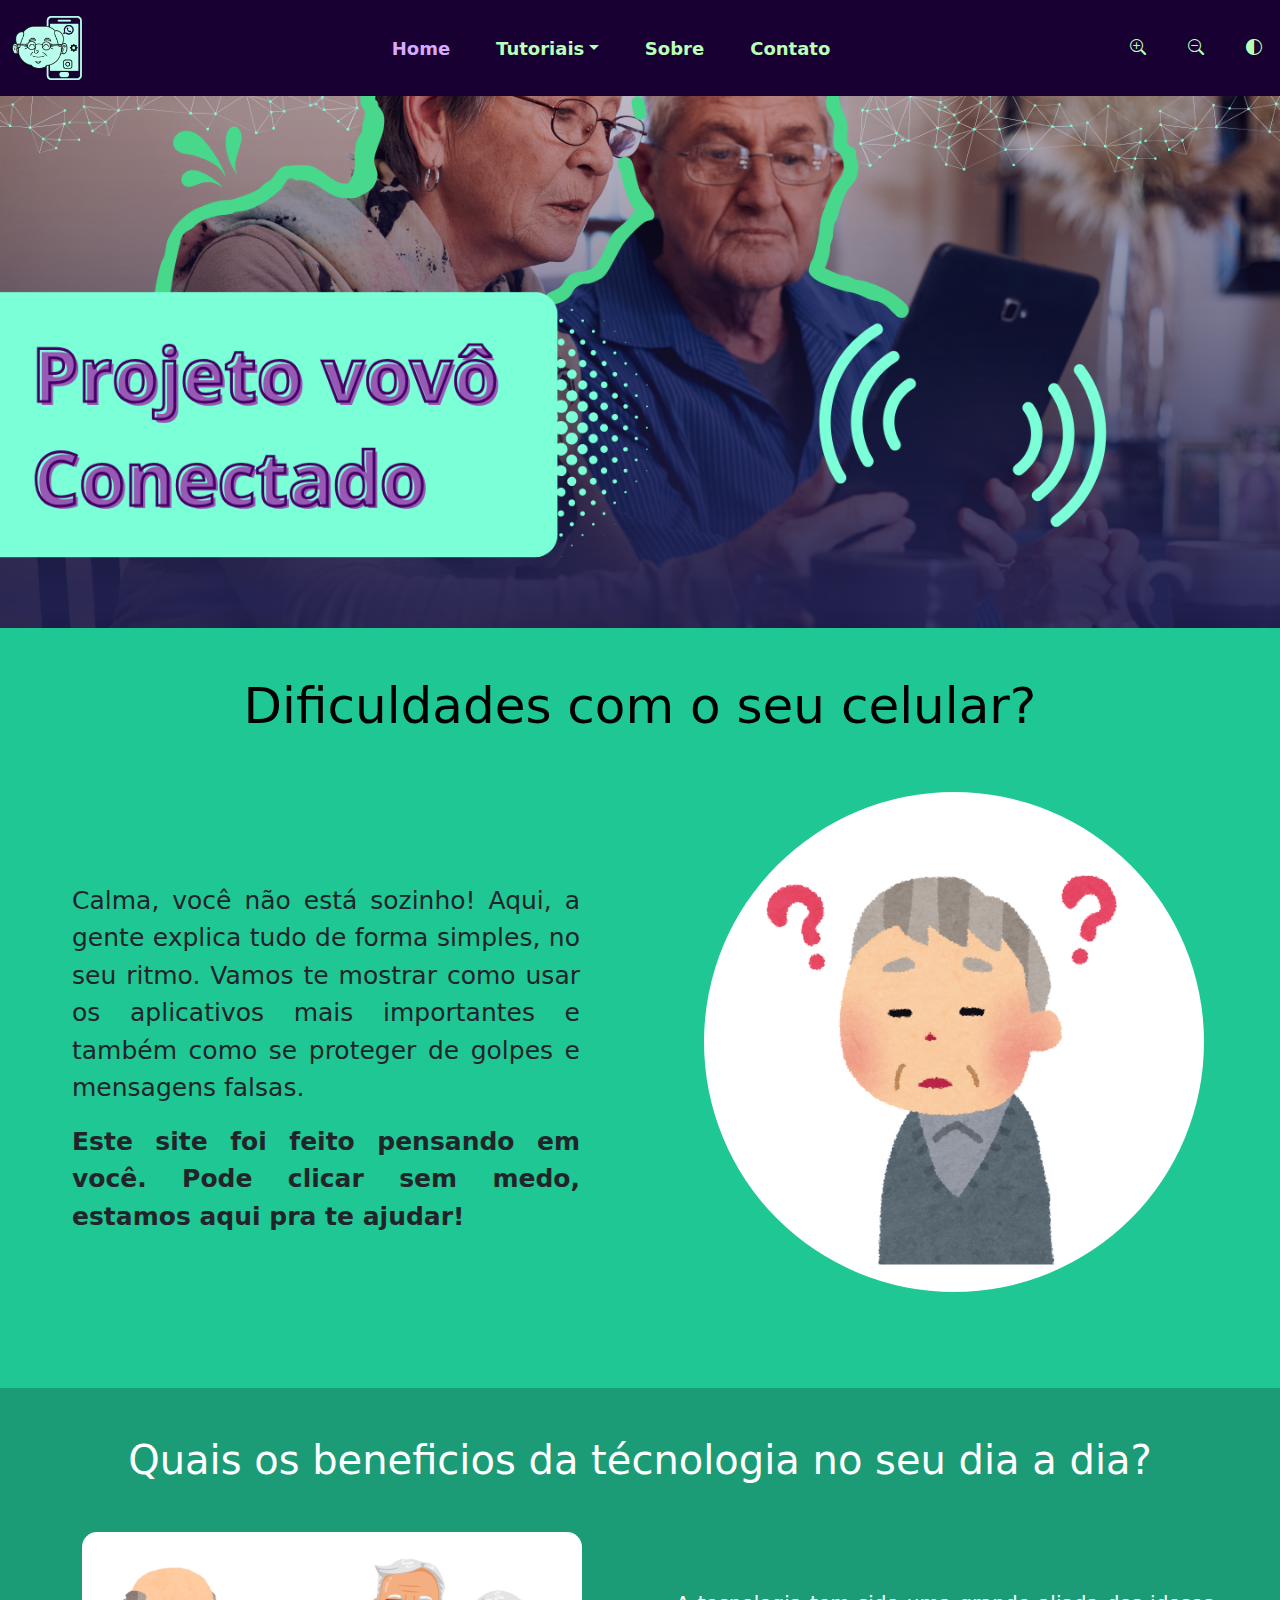
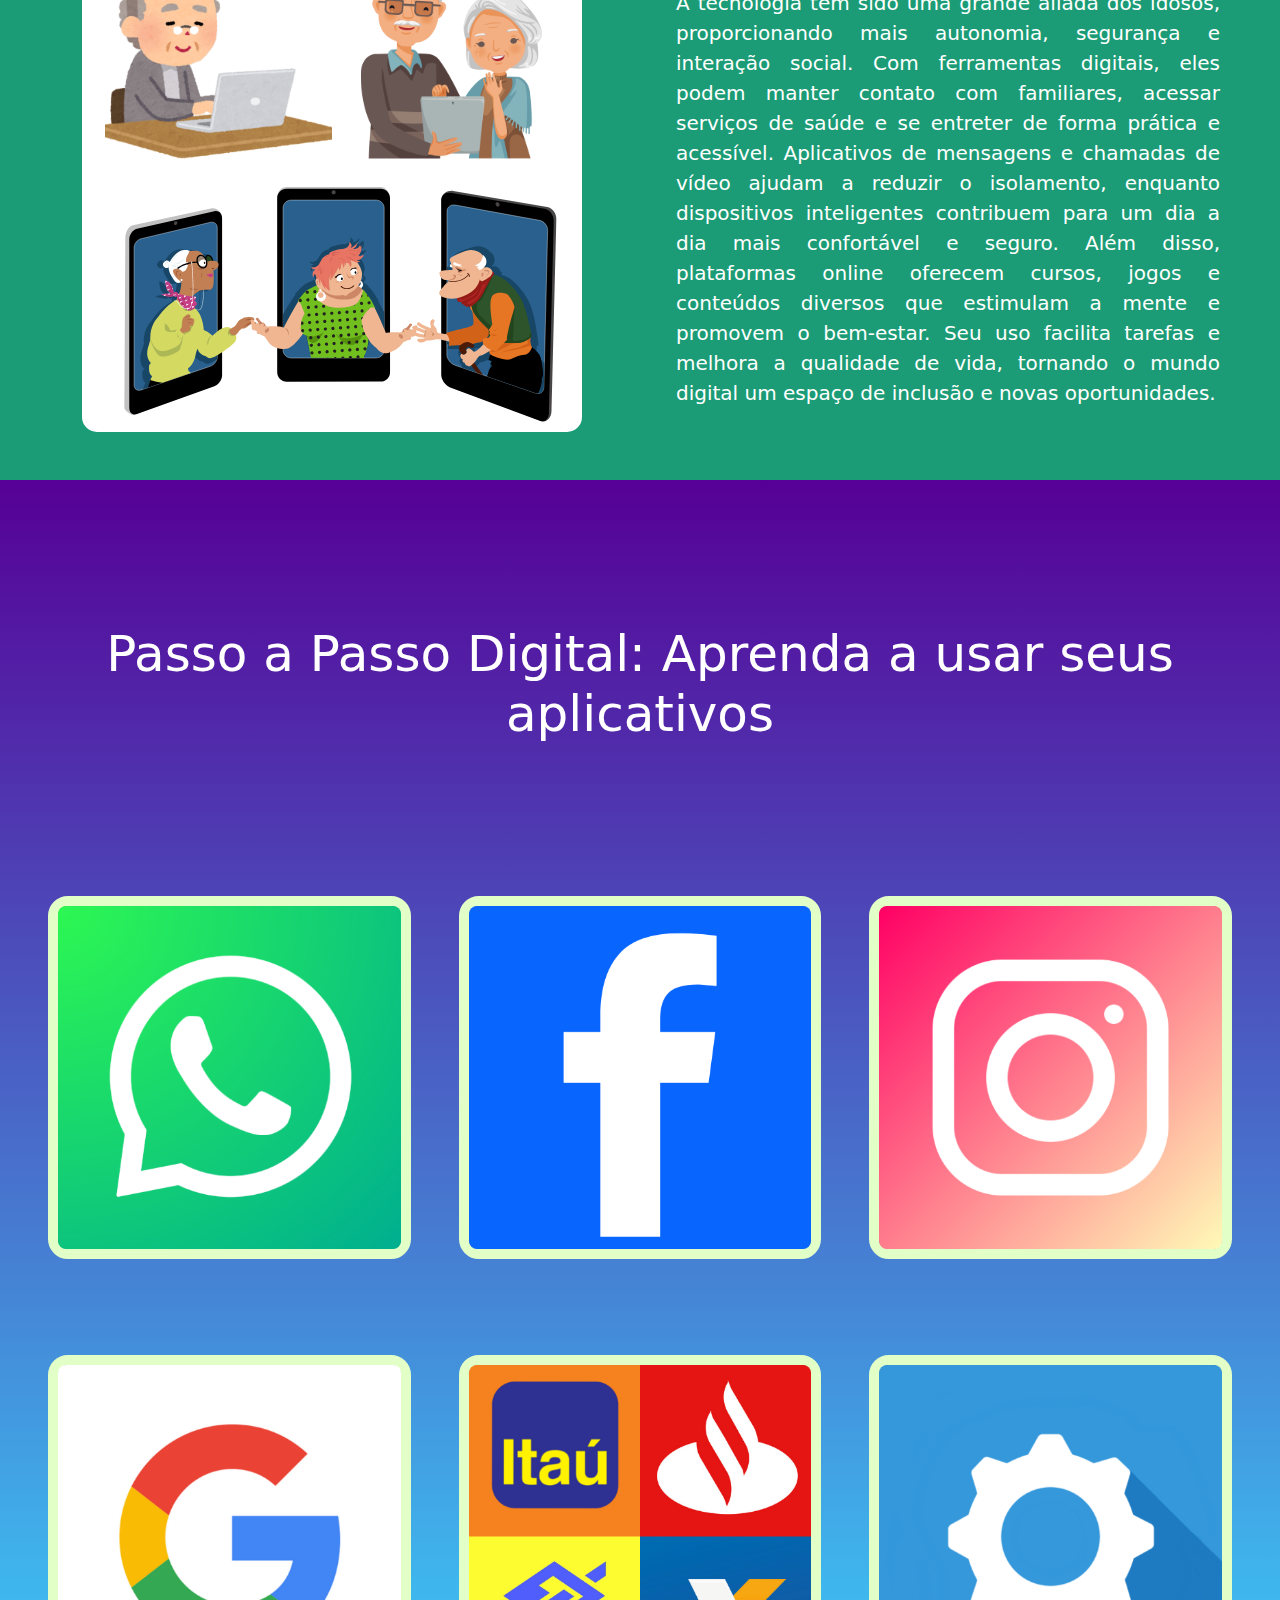
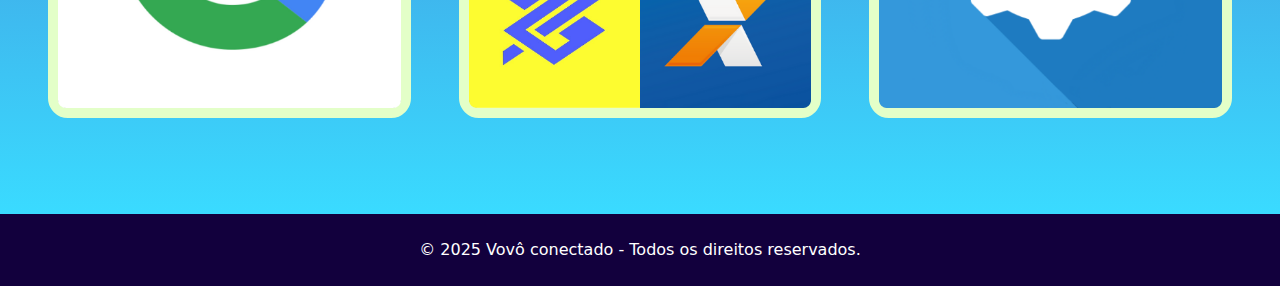
<file: index.html>
<!doctype html>
<html lang="pt-br">
<head>
  <meta charset="utf-8">
  <meta name="viewport" content="width=device-width, initial-scale=1">
  <title>Vovô conectado</title>
  <link href="https://cdn.jsdelivr.net/npm/bootstrap@5.3.3/dist/css/bootstrap.min.css" rel="stylesheet" integrity="sha384-QWTKZyjpPEjISv5WaRU9OFeRpok6YctnYmDr5pNlyT2bRjXh0JMhjY6hW+ALEwIH" crossorigin="anonymous">
  <link href="https://cdn.jsdelivr.net/npm/bootstrap-icons/font/bootstrap-icons.css" rel="stylesheet">
  <link rel="stylesheet" href="css/estiloGeral.css">
  <link rel="stylesheet" href="css/estiloIndex.css">
  <link rel="icon" href="img/logoGuia.png" type="image/png">
</head>
<body>
<header>
  <nav class="navbar navbar-expand-xl fixed-top cor" data-bs-theme="dark">
    <div class="container-fluid d-flex justify-content-between align-items-center">
      <a class="navbar-brand" href="index.html">
        <img src="img/logo.png" class="img-fluid" alt="logo do portifolio">
      </a>
      <div class="d-flex align-items-center d-xl-none">
        <div class="acessibilidade-botoes d-flex">
          <button onclick="mudarFonte('+')" title="Aumentar fonte"><i class="bi bi-zoom-in"></i></button>
          <button onclick="mudarFonte('-')" title="Diminuir fonte"><i class="bi bi-zoom-out"></i></button>
          <button onclick="modoMonocromatico()" title="Modo monocromático"><i class="bi bi-circle-half"></i></button>
        </div>
      </div>
      <button class="navbar-toggler" type="button" data-bs-toggle="collapse"
              data-bs-target="#navbarSupportedContent" aria-controls="navbarSupportedContent"
              aria-expanded="false" aria-label="Toggle navigation">
        <span class="navbar-toggler-icon"></span>
      </button>
      <div class="collapse navbar-collapse justify-content-center" id="navbarSupportedContent">
        <ul class="navbar-nav mb-2 mb-lg-0">
            <li class="item_menu nav-item"><a class="nav-link item_ativo" aria-current="page" href="index.html">Home</a></li>
            <li class="nav-item dropdown item_menu"><a class="nav-link dropdown-toggle item_menu" href="#" role="button" data-bs-toggle="dropdown" aria-expanded="false">Tutoriais</a>
              <ul class="dropdown-menu retangulo">
                <li><a class="dropdown-item" href="whatzappTuto.html">WhatsApp</a></li>
                <li><a class="dropdown-item" href="faceTuto.html">Facebook</a></li>
                <li><a class="dropdown-item" href="instaTuto.html">Instagram</a></li>
                <li><a class="dropdown-item" href="googleTuto.html">Google</a></li>
                <li><a class="dropdown-item" href="bancosTuto.html">Bancos</a></li>
                <li><a class="dropdown-item" href="configuTuto.html">Configurações</a></li>
              </ul>
            </li>
            <li class="item_menu nav-item"><a class="nav-link" aria-current="page" href="sobre.html">Sobre</a></li>
            <li class="item_menu nav-item"><a class="nav-link" aria-current="page" href="contato.html">Contato</a></li>
        </ul>
      </div>
      <div class="acessibilidade-botoes d-none d-xl-flex">
        <button onclick="mudarFonte('+')" title="Aumentar fonte"><i class="bi bi-zoom-in"></i></button>
        <button onclick="mudarFonte('-')" title="Diminuir fonte"><i class="bi bi-zoom-out"></i></button>
        <button onclick="modoMonocromatico()" title="Modo monocromático"><i class="bi bi-circle-half"></i></button>
      </div>
    </div>
  </nav>
</header>

<section class="inicio d-flex m-0">
  <div class="banner d-flex container-fluid p-0 m-0">
    <img src="img/home/banner_1.png" alt="banner" class="container-fluid p-0 m-0">
  </div>
</section>


<section class="apresentacao d-flex flex-column justify-content-center align-items-center">

  <div class="row container-fluid">
      <div class="col-12 p-5 d-flex flex-column justify-content-center align-items-center">
        <div><h2>Dificuldades com o seu celular?</h2></div>
      </div>
  </div>


  <div class="row mb-5 container-fluid">

      <div class="col-xl-6 col-lg-6 col-md-12 col-sm-12 d-flex justify-content-center align-items-center">
        <div class="p-5 d-flex flex-column justify-content-center align-items-center">
          <p>Calma, você não está sozinho!
          Aqui, a gente explica tudo de forma simples, no seu ritmo. Vamos te mostrar como usar os aplicativos mais importantes e 
          também como se proteger de golpes e mensagens falsas.</p>
          <p><b>Este site foi feito pensando em você.
          Pode clicar sem medo, estamos aqui pra te ajudar!</b></p>
        </div>
      </div>

      <div class="col-xl-6 col-lg-6 col-md-12 col-sm-12 d-flex justify-content-center align-items-center mb-5">
        <div>
          <img class="img-fluid" src="img/home/avatar_duvida.png" alt="idoso com duvida">
        </div>
      </div>

  </div>

</section>


<section class="explicacao_container text-white d-flex justify-content-center align-items-center">

  <div class="row container-fluid d-flex justify-content-center align-items-center">
    <div class="col d-flex justify-content-center align-items-center">
      <div><h3 class="mt-5 mb-5 text-center">Quais os beneficios da técnologia no seu dia a dia?</h3></div>
    </div>

  <div class="row container-fluid d-flex justify-content-center align-items-center">

    <div class="col-xl-6 col-lg-6 col-md-12 col-sm-12 d-flex justify-content-center align-items-center">
      <div class="mb-5"><img src="img/home/exemplos.png" alt="idosos usando tecnologia" class="img-fluid"></div>
    </div>

    <div class="col-xl-6 col-lg-6 col-md-12 col-sm-12 d-flex justify-content-center align-items-center">
      <div><p class="p-4">A tecnologia tem sido uma grande aliada dos idosos, proporcionando mais autonomia, segurança e interação
        social. Com ferramentas digitais, eles podem manter contato com familiares, acessar serviços de saúde e se entreter
        de forma prática e acessível. Aplicativos de mensagens e chamadas de vídeo ajudam a reduzir o isolamento, enquanto
        dispositivos inteligentes contribuem para um dia a dia mais confortável e seguro. Além disso, plataformas online
        oferecem cursos, jogos e conteúdos diversos que estimulam a mente e promovem o bem-estar. Seu uso facilita tarefas
        e melhora a qualidade de vida, tornando o mundo digital um espaço de inclusão e novas oportunidades.</p></div>
    </div>
  </div>

  </div>

</section>

<section class="aplicativos d-flex flex-column justify-content-center align-items-center t-2">

  <div class="row mt-5 container-fluid">
      <div class="col-12 d-flex flex-column justify-content-center align-items-center mt-5 mb-5">
        <h2 class="mt-5">Passo a Passo Digital: Aprenda a usar seus aplicativos</h2>
      </div>
  </div>

  <div class="row g-5 mt-5 container-fluid mb-5">

      <div class="col-xl-4 col-lg-4 col-md-6 col-sm-12 mb-5">

        <div class="card text-bg-dark icones">
          <img src="img/home/whatzap.png" class="card-img img-fluid" alt="Logo whatsapp">
          <a href="whatzappTuto.html"><div class="card-img-overlay resumo">
            <h5 class="card-title">WhatsApp</h5>
            <p class="card-text">Conecte-se com amigos e familiares! Aprenda a trocar mensagens, fotos, e fazer chamadas de vídeo de maneira fácil.</p>
          </div></a>
        </div>

      </div>

      <div class="col-xl-4 col-lg-4 col-md-6 col-sm-12 mb-5">

        <div class="card text-bg-dark icones">
          <img src="img/home/facebook.png" class="card-img img-fluid" alt="Logo facebook">
          <a href="faceTuto.html"><div class="card-img-overlay resumo">
            <h5 class="card-title">Facebook</h5>
            <p class="card-text">Descubra o mundo do Facebook! Saiba como compartilhar momentos, acompanhar notícias e interagir com amigos.</p>
          </div></a>
        </div>

      </div>


        <div class="col-xl-4 col-lg-4 col-md-6 col-sm-12 mb-5">

          <div class="card text-bg-dark icones">
            <img src="img/home/instagram.png" class="card-img img-fluid" alt="Logo instagram">
            <a href="instaTuto.html"><div class="card-img-overlay resumo">
              <h5 class="card-title">Instagram</h5>
              <p class="card-text">Explore o Instagram! Veja fotos, vídeos e histórias, e compartilhe os seus momentos especiais.</p>
            </div></a>
          </div>

        </div>

        <div class="col-xl-4 col-lg-4 col-md-6 col-sm-12 mb-5">

          <div class="card text-bg-dark icones">
            <img src="img/home/google.png" class="card-img img-fluid" alt="Logo Google">
            <a href="googleTuto.html"><div class="card-img-overlay resumo">
              <h5 class="card-title">Google</h5>
              <p class="card-text">Seu portal para o mundo digital. Entenda como usar o Google para buscar informações, mapas e muito mais.</p>
            </div></a>
          </div>
  
        </div>
  
        <div class="col-xl-4 col-lg-4 col-md-6 col-sm-12 mb-5">
  
          <div class="card text-bg-dark icones">
            <img src="img/home/bancos.png" class="card-img img-fluid" alt="Logo bancos">
            <a href="bancosTuto.html"><div class="card-img-overlay resumo">
              <h5 class="card-title">Bancos</h5>
              <p class="card-text">Gerencie sua conta com segurança! Aprenda a pagar contas, conferir saldos e realizar transferências pelo celular.</p>
            </div></a>
          </div>
  
        </div>
  
          <div class="col-xl-4 col-lg-4 col-md-6 col-sm-12 mb-5">
  
            <div class="card text-bg-dark icones">
              <img src="img/home/configu.png" class="card-img img-fluid" alt="Logo configurações">
              <a href="configuTuto.html"><div class="card-img-overlay resumo">
                <h5 class="card-title">Configurações</h5>
                <p class="card-text">Personalize seu celular! Descubra como ajustar volume, brilho e outras funções para facilitar o uso.</p>
              </div></a>
            </div>
  
          </div> 

  </div>

</section>

<footer class="d-flex flex-column justify-content-center align-items-center">
  <div class="fim_rodape p-2 text-center text-white w-100 d-flex justify-content-center align-items-center">
      <p class="mt-3">© 2025 Vovô conectado - Todos os direitos reservados.</p>
  </div>
</footer>
<script src="https://cdn.jsdelivr.net/npm/bootstrap@5.3.3/dist/js/bootstrap.bundle.min.js" integrity="sha384-YvpcrYf0tY3lHB60NNkmXc5s9fDVZLESaAA55NDzOxhy9GkcIdslK1eN7N6jIeHz" crossorigin="anonymous"></script>
<script src="js/script.js"></script>
</body>
</html>
</file>
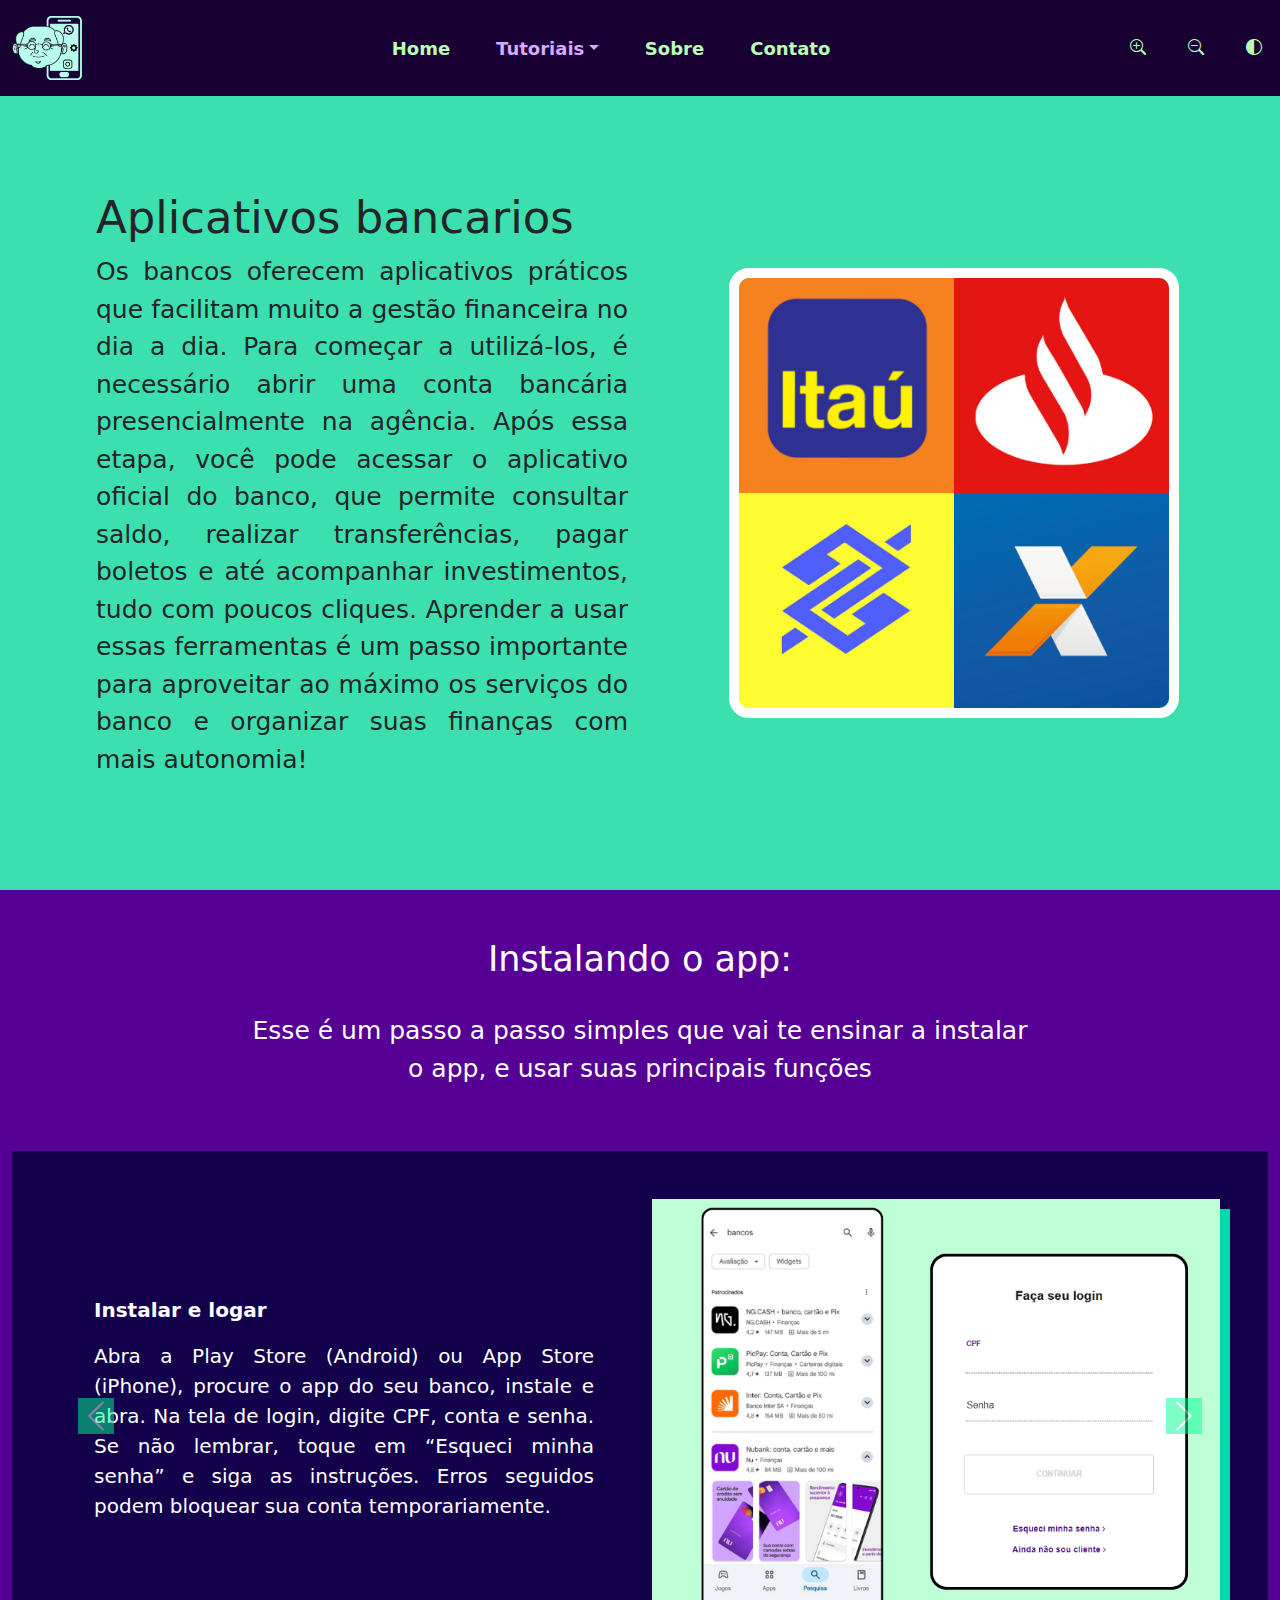
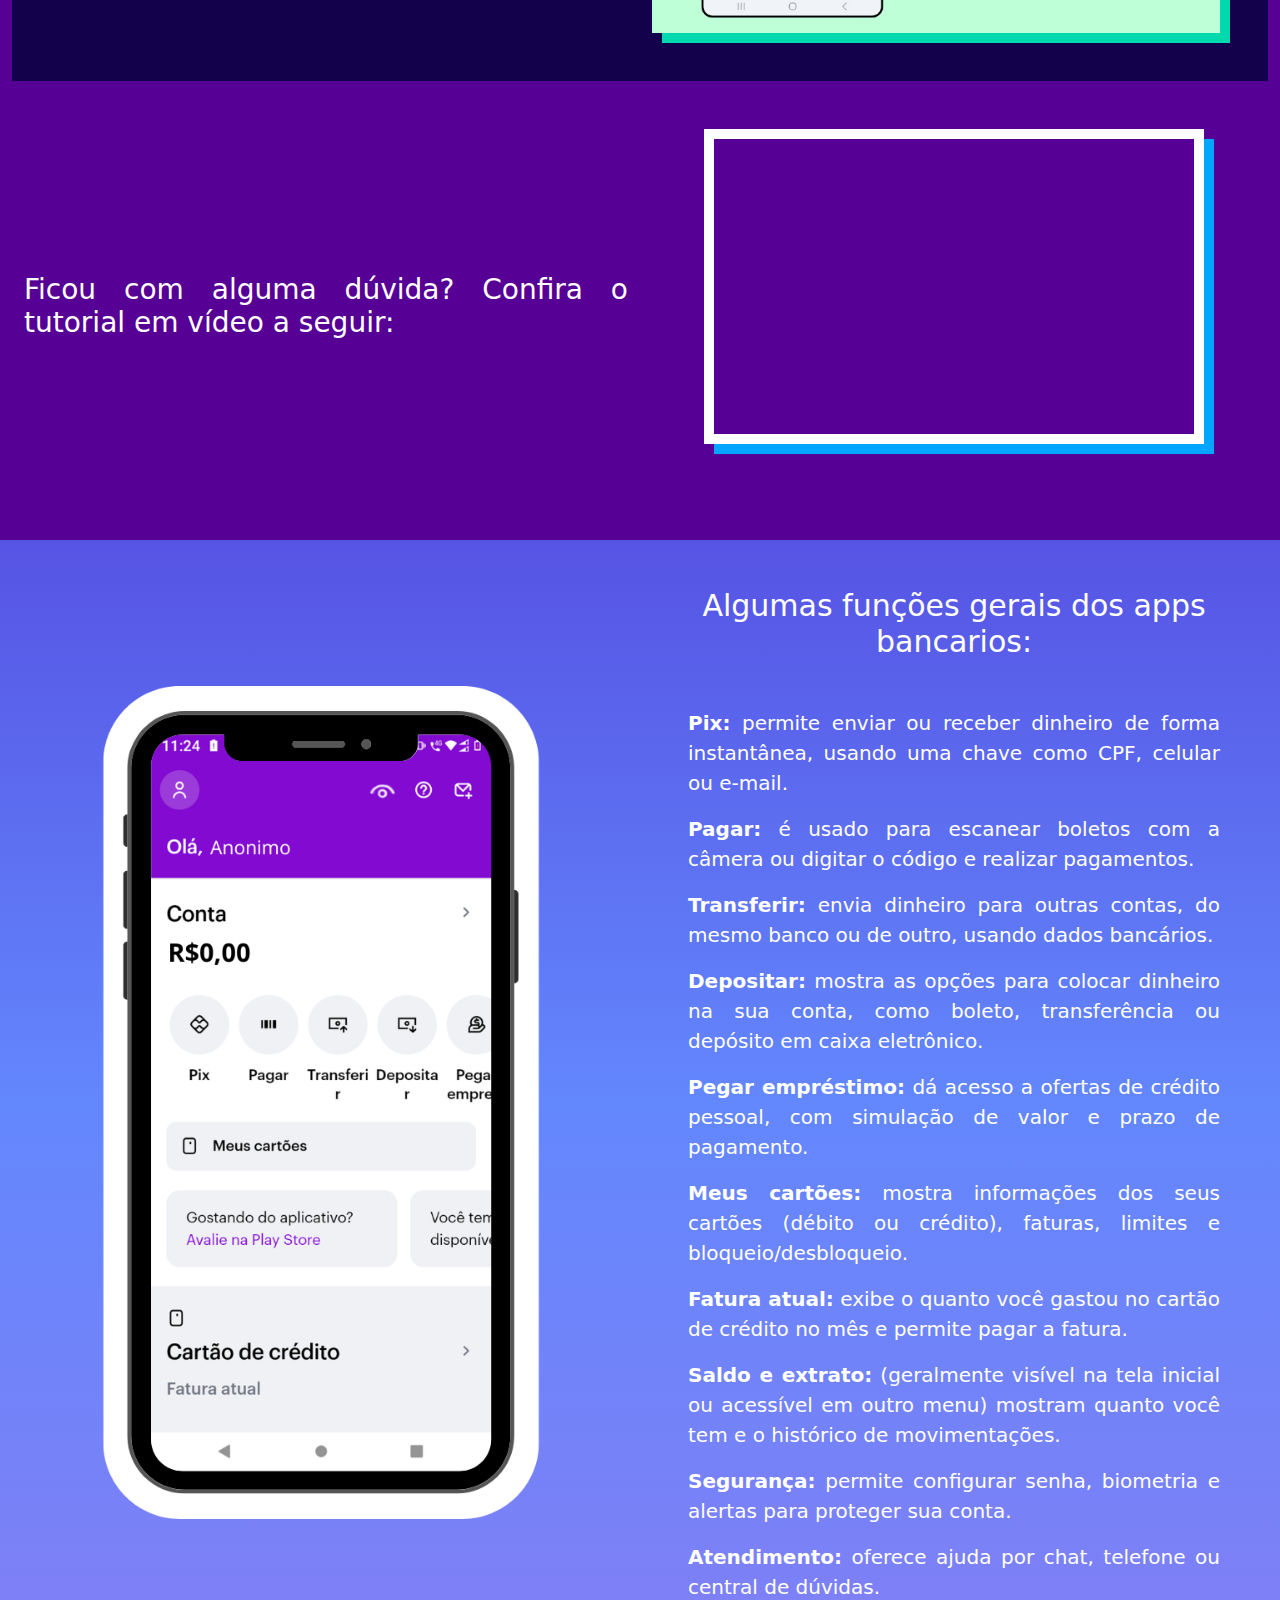
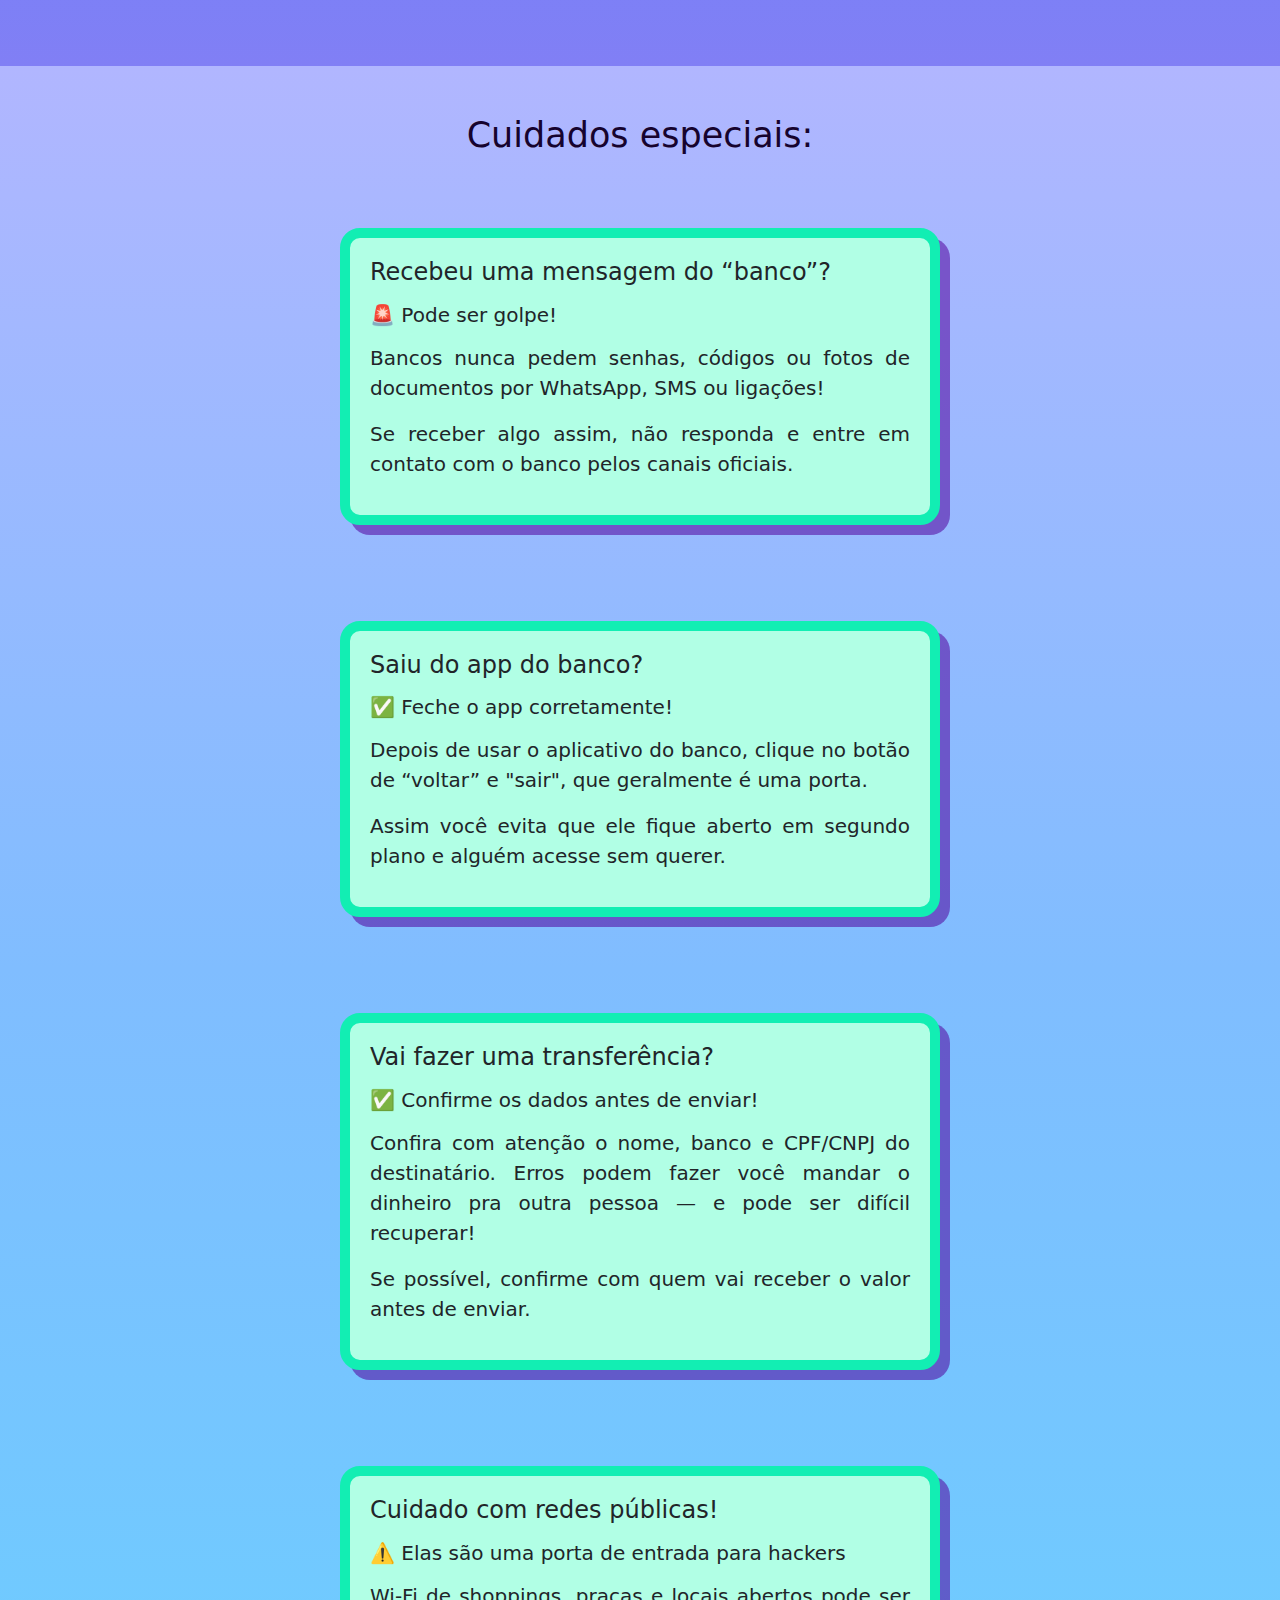
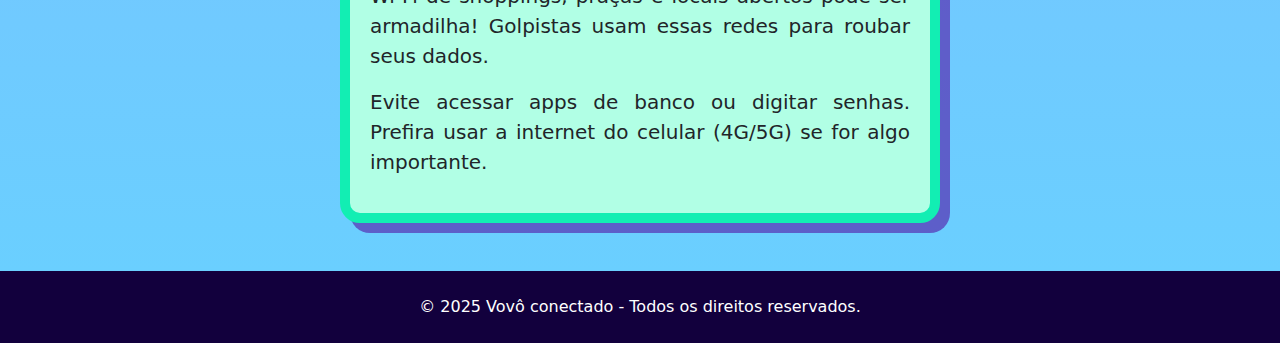
<file: bancosTuto.html>
<!doctype html>
<html lang="pt-br">
<head>
    <meta charset="utf-8">
    <meta name="viewport" content="width=device-width, initial-scale=1">
    <title>Tutorial BAncos</title>
    <link href="https://cdn.jsdelivr.net/npm/bootstrap@5.3.3/dist/css/bootstrap.min.css" rel="stylesheet" integrity="sha384-QWTKZyjpPEjISv5WaRU9OFeRpok6YctnYmDr5pNlyT2bRjXh0JMhjY6hW+ALEwIH" crossorigin="anonymous">
    <link href="https://cdn.jsdelivr.net/npm/bootstrap-icons/font/bootstrap-icons.css" rel="stylesheet">
    <link rel="stylesheet" href="css/estiloGeral.css">
    <link rel="stylesheet" href="css/estiloTutoriais.css">
    <link rel="icon" href="img/logoGuia.png" type="image/png">
</head>
<body>
<header>
  <nav class="navbar navbar-expand-xl fixed-top cor" data-bs-theme="dark">
    <div class="container-fluid d-flex justify-content-between align-items-center">
      <a class="navbar-brand" href="index.html">
        <img src="img/logo.png" class="img-fluid" alt="logo do portifolio">
      </a>
      <div class="d-flex align-items-center d-xl-none">
        <div class="acessibilidade-botoes d-flex">
          <button onclick="mudarFonte('+')" title="Aumentar fonte"><i class="bi bi-zoom-in"></i></button>
          <button onclick="mudarFonte('-')" title="Diminuir fonte"><i class="bi bi-zoom-out"></i></button>
          <button onclick="modoMonocromatico()" title="Modo monocromático"><i class="bi bi-circle-half"></i></button>
        </div>
      </div>
      <button class="navbar-toggler" type="button" data-bs-toggle="collapse"
              data-bs-target="#navbarSupportedContent" aria-controls="navbarSupportedContent"
              aria-expanded="false" aria-label="Toggle navigation">
        <span class="navbar-toggler-icon"></span>
      </button>
      <div class="collapse navbar-collapse justify-content-center" id="navbarSupportedContent">
        <ul class="navbar-nav mb-2 mb-lg-0">
            <li class="item_menu nav-item"><a class="nav-link" aria-current="page" href="index.html">Home</a></li>
            <li class="nav-item dropdown item_menu"><a class="nav-link dropdown-toggle item_menu item_ativo" href="#" role="button" data-bs-toggle="dropdown" aria-expanded="false">Tutoriais</a>
              <ul class="dropdown-menu retangulo">
                <li><a class="dropdown-item" href="whatzappTuto.html">WhatsApp</a></li>
                <li><a class="dropdown-item" href="faceTuto.html">Facebook</a></li>
                <li><a class="dropdown-item" href="instaTuto.html">Instagram</a></li>
                <li><a class="dropdown-item" href="googleTuto.html">Google</a></li>
                <li><a class="dropdown-item item_ativo" href="bancosTuto.html">Bancos</a></li>
                <li><a class="dropdown-item" href="configuTuto.html">Configurações</a></li>
              </ul>
            </li>
            <li class="item_menu nav-item"><a class="nav-link" aria-current="page" href="sobre.html">Sobre</a></li>
            <li class="item_menu nav-item"><a class="nav-link" aria-current="page" href="contato.html">Contato</a></li>
        </ul>
      </div>
      <div class="acessibilidade-botoes d-none d-xl-flex">
        <button onclick="mudarFonte('+')" title="Aumentar fonte"><i class="bi bi-zoom-in"></i></button>
        <button onclick="mudarFonte('-')" title="Diminuir fonte"><i class="bi bi-zoom-out"></i></button>
        <button onclick="modoMonocromatico()" title="Modo monocromático"><i class="bi bi-circle-half"></i></button>
      </div>
    </div>
  </nav>
</header>
<section class="inicio resumo d-flex justify-content-center align-items-center">
    <div class="row p-5 container-fluid">

        <div class="texto col d-flex justify-content-center align-items-center p-5">

            <div>
                <h1>Aplicativos bancarios</h1>
                <p>Os bancos oferecem aplicativos práticos que facilitam muito a gestão financeira no dia a dia. Para
                    começar a utilizá-los, é necessário abrir uma conta bancária presencialmente na agência. Após essa etapa,
                    você pode acessar o aplicativo oficial do banco, que permite consultar saldo, realizar transferências, pagar
                    boletos e até acompanhar investimentos, tudo com poucos cliques. Aprender a usar essas ferramentas é um passo
                    importante para aproveitar ao máximo os serviços do banco
                    e organizar suas finanças com mais autonomia!</p>
            </div>
        </div>

        <div class="imagemzap col d-flex justify-content-center align-items-center mb-5 mt-5">
            <div><img src="img/home/bancos.png" alt="Logo de apps de banco"></div>
        </div>

    </div>
</section>

<section class="instalacao d-flex flex-column align-items-center justify-content-center text-center">

    <div class="row d-flex justify-content-center align-items-center text-center">
        <div class="titulo"><h3 class="mt-5 mb-4 text-white">Instalando o app:</h3></div>
    </div>

    <div class="row d-flex justify-content-center align-items-center container-fluid">
        <div class="explicacao1 d-flex justify-content-center align-items-center text-white mt-2"><p>Esse é um passo a passo simples
            que vai te ensinar a instalar o app, e usar suas principais funções</p></div>
    </div>

    <div class="row mt-5 w-100 mb-5">

        <div id="carouselExample" class="carousel slide">
            <div class="carousel-inner">

                <div class="carousel-item active">
                    <div class="container_tutorial row d-flex justify-content-center align-items-center p-5">
                        <div class="texto_explicativo col-xl-6 col-lg-6 col-md-12 col-sm-12 d-flex justify-content-center align-items-center text-white">
                            <div><p><b>Instalar e logar</b></p>
                                <p>Abra a Play Store (Android) ou App Store (iPhone), procure o app do seu banco, instale e abra. 
                                Na tela de login, digite CPF, conta e senha. Se não lembrar, toque em “Esqueci minha senha” e siga 
                                as instruções. Erros seguidos podem bloquear sua conta temporariamente.

                            </p></div>
                            </div>
                        <div class="imagem_explicativa col-xl-6 col-lg-6 col-md-12 col-sm-12 d-flex justify-content-center align-items-center">
                            <div><img src="img/banco/InstallBanco.png" alt="instalação" class="img-fluid"></div>
                        </div>
                    </div>
                </div>

                <div class="carousel-item">
                    <div class="container_tutorial row d-flex justify-content-center align-items-center p-5">
                        <div class="texto_explicativo col-xl-6 col-lg-6 col-md-12 col-sm-12 d-flex justify-content-center align-items-center text-white">
                            <div><p><b>Fazer um pix</b></p>
                                <p>Para fazer um Pix, toque em “Pix” ou “Transferir”. Escolha o método (chave, QR Code ou copia e 
                                    cola), confira os dados, digite o valor, confirme e insira sua senha. Depois, você pode enviar 
                                    o comprovante pelo WhatsApp.</p></div>
                            </div>
                        <div class="imagem_explicativa col-xl-6 col-lg-6 col-md-12 col-sm-12 d-flex justify-content-center align-items-center">
                            <div><img src="img/banco/logoPix.png" alt="Icone pix" class="img-fluid"></div>
                        </div>
                    </div>
                </div>

                <div class="carousel-item">
                    <div class="container_tutorial row d-flex justify-content-center align-items-center p-5">
                        <div class="texto_explicativo col-xl-6 col-lg-6 col-md-12 col-sm-12 d-flex justify-content-center align-items-center text-white">
                            <div><p><b>Criar a sua chave pix</b></p>
                                <p>Toque no botão “Pix” e depois em “Minhas Chaves” ou “Cadastrar Chave”. Escolha se quer usar seu 
                                    telefone, CPF, e-mail ou uma chave aleatória. Confirme os dados e finalize com sua senha, 
                                    biometria ou código por SMS/e-mail.</p></div>
                            </div>
                        <div class="imagem_explicativa col-xl-6 col-lg-6 col-md-12 col-sm-12 d-flex justify-content-center align-items-center">
                            <div><img src="img/banco/logoChave.png" alt="Criar chave pix" class="img-fluid"></div>
                        </div>
                    </div>
                </div>

                <div class="carousel-item">
                    <div class="container_tutorial row d-flex justify-content-center align-items-center p-5">
                        <div class="texto_explicativo col-xl-6 col-lg-6 col-md-12 col-sm-12 d-flex justify-content-center align-items-center text-white">
                            <div><p><b>Pagar um boleto</b></p>
                                <p>Toque em “Pagar” ou “Contas”, digite o código ou escaneie o código de barras com a câmera. 
                                    Verifique os dados, toque em confirmar e digite sua senha. Depois, você pode salvar o 
                                    comprovante clicando em “Ver”, “Salvar” ou “Compartilhar”.</p></div>
                            </div>
                        <div class="imagem_explicativa col-xl-6 col-lg-6 col-md-12 col-sm-12 d-flex justify-content-center align-items-center">
                            <div><img src="img/banco/LogoPagar.png" alt="Pagar boletos" class="img-fluid"></div>
                        </div>
                    </div>
                </div>

                <div class="carousel-item">
                    <div class="container_tutorial row d-flex justify-content-center align-items-center p-5">
                        <div class="texto_explicativo col-xl-6 col-lg-6 col-md-12 col-sm-12 d-flex justify-content-center align-items-center text-white">
                            <div><p><b>Fazer recarga de celular</b></p>
                                <p>Toque em “Recarga” na tela inicial ou vá até “Pagamentos”, “Serviços” ou “Mais opções”, 
                                dependendo do banco. Você também pode usar a lupa e digitar “recarga”. Depois, escolha a operadora, 
                                digite o número do celular com DDD, selecione um valor, confirme e digite sua senha para finalizar. 
                                Alguns apps mostram o comprovante, que pode ser salvo ou enviado para alguém.</p></div>
                            </div>
                        <div class="imagem_explicativa col-xl-6 col-lg-6 col-md-12 col-sm-12 d-flex justify-content-center align-items-center">
                            <div><img src="img/banco/logoRecarga.png" alt="FAzer recarga de celular" class="img-fluid"></div>
                        </div>
                    </div>
                </div>

            </div>
            <button class="carousel-control-prev" type="button" data-bs-target="#carouselExample" data-bs-slide="prev">
                <span class="carousel-control-prev-icon" aria-hidden="true"></span>
                <span class="visually-hidden">Previous</span>
            </button>
            <button class="carousel-control-next" type="button" data-bs-target="#carouselExample" data-bs-slide="next">
                <span class="carousel-control-next-icon" aria-hidden="true"></span>
                <span class="visually-hidden">Next</span>
            </button>
        </div>

    </div>

    <div class="row d-flex justify-content-center recomen_video mb-5 container-fluid">

        <div class="col-xl-6 col-lg-12 col-md-12 col-sm-12 d-flex justify-content-center align-items-center">
            <div class="d-flex align-content-center justify-content-center"><h3>Ficou com alguma dúvida? Confira o tutorial em vídeo a seguir:</h3></div>
        </div>

        <div class="col-xl-6 col-lg-12 col-md-12 col-sm-12 d-flex justify-content-center align-items-center mb-5">
            <div class="d-flex align-content-center justify-content-center">
                <iframe width="560" height="315" src="https://www.youtube.com/embed/nzMZ2k_ZL2s?si=W6BohKwhA4DlS277"
                title="YouTube video player" frameborder="0" allow="accelerometer; autoplay; clipboard-write; encrypted-media; gyroscope; picture-in-picture; web-share" referrerpolicy="strict-origin-when-cross-origin" allowfullscreen></iframe>
            </div>
        </div>

    </div>

</section>

<section class="explicacoes d-flex flex-column justify-content-center align-items-center">

    <div class="row container-fluid">
  
        <div class="col-xl-6 col-lg-12 col-md-12 col-sm-12 p-5  d-flex justify-content-center align-items-center">
            <div>
              <img class="img-fluid" src="img/banco/inicioBanco.png" alt="tela app de banco">
            </div>
        </div>
  
        <div class="col p-5 d-flex justify-content-center align-items-center">
          <div>
            <h4 class="mb-5">Algumas funções gerais dos apps bancarios:</h4>
              <p><b>Pix:</b> permite enviar ou receber dinheiro de forma instantânea, usando uma chave como CPF, 
                celular ou e-mail.</p>
              <p><b>Pagar:</b> é usado para escanear boletos com a câmera ou digitar o código e realizar pagamentos.</p>
              <p><b>Transferir:</b> envia dinheiro para outras contas, do mesmo banco ou de outro, usando dados bancários.</p>
              <p><b>Depositar:</b> mostra as opções para colocar dinheiro na sua conta, como boleto, transferência ou depósito em 
                caixa eletrônico.</p>
              <p><b>Pegar empréstimo:</b> dá acesso a ofertas de crédito pessoal, com simulação de valor e prazo de pagamento.</p>
              <p><b>Meus cartões:</b> mostra informações dos seus cartões (débito ou crédito), faturas, limites e 
                bloqueio/desbloqueio.</p>
              <p><b>Fatura atual:</b> exibe o quanto você gastou no cartão de crédito no mês e permite pagar a fatura.</p>  
              <p><b>Saldo e extrato:</b> (geralmente visível na tela inicial ou acessível em outro menu) mostram quanto você tem e o histórico de movimentações.</p>
              <p><b>Segurança:</b> permite configurar senha, biometria e alertas para proteger sua conta.</p>
              <p><b>Atendimento:</b> oferece ajuda por chat, telefone ou central de dúvidas.</p>    

          </div>
        </div>
  
    </div>

</section>    

<section class="cuidados d-flex flex-column justify-content-center align-items-center">

    <div class="row d-flex justify-content-center align-items-center container-fluid">
        <div class="titulo2 d-flex justify-content-center align-items-center"><h3 class="mt-5 mb-4">Cuidados especiais:</h3></div>
    </div>

    <div class="row container-fluid">

        <div class="col d-flex justify-content-center align-items-center p-5">

            <div class="primeiro cuidadoCard">
                <h4>Recebeu uma mensagem do “banco”?</h4>
                <h5 class="mt-3 mb-3">🚨 Pode ser golpe!</h5>
                <p>Bancos nunca pedem senhas, códigos ou fotos de documentos por WhatsApp, SMS ou ligações!</p>
                <p>Se receber algo assim, não responda e entre em contato com o banco pelos canais oficiais.</p>
            </div>

        </div>

        <div class="col d-flex justify-content-center align-items-center p-5">

            <div class="cuidadoCard">
                <h4>Saiu do app do banco?</h4>
                <h5 class="mt-3 mb-3">✅ Feche o app corretamente!</h5>
                <p>Depois de usar o aplicativo do banco, clique no botão de “voltar” e "sair", que geralmente é uma porta.</p>
                <p>Assim você evita que ele fique aberto em segundo plano e alguém acesse sem querer.</p>
            </div>

        </div>

    </div>

    <div class="row container-fluid">

        <div class="col d-flex justify-content-center align-items-center p-5">

            <div class="primeiro cuidadoCard">
                <h4>Vai fazer uma transferência?</h4>
                <h5 class="mt-3 mb-3">✅ Confirme os dados antes de enviar!</h5>
                <p>Confira com atenção o nome, banco e CPF/CNPJ do destinatário. Erros podem fazer você mandar o dinheiro pra outra
                     pessoa — e pode ser difícil recuperar!</p>
                <p>Se possível, confirme com quem vai receber o valor antes de enviar.</p>
            </div>

        </div>

        <div class="col d-flex justify-content-center align-items-center p-5">

            <div class="cuidadoCard">
                <h4>Cuidado com redes públicas!</h4>
                <h5 class="mt-3 mb-3">⚠️ Elas são uma porta de entrada para hackers</h5>
                <p>Wi-Fi de shoppings, praças e locais abertos pode ser armadilha! Golpistas usam essas redes para roubar seus 
                    dados.</p>
                <p>Evite acessar apps de banco ou digitar senhas. Prefira usar a internet do celular (4G/5G) se for algo 
                    importante.</p>
            </div>

        </div>

    </div>

</section>

<footer class="container_rodape d-flex flex-column justify-content-center align-items-center">
    <div class="fim_rodape p-2 text-center text-white w-100 d-flex justify-content-center align-items-center">
        <p class="mt-3">© 2025 Vovô conectado - Todos os direitos reservados.</p>
    </div>
</footer>
<script src="https://cdn.jsdelivr.net/npm/bootstrap@5.3.3/dist/js/bootstrap.bundle.min.js" integrity="sha384-YvpcrYf0tY3lHB60NNkmXc5s9fDVZLESaAA55NDzOxhy9GkcIdslK1eN7N6jIeHz" crossorigin="anonymous"></script>
<script src="js/script.js"></script>
</body>
</html>
</file>
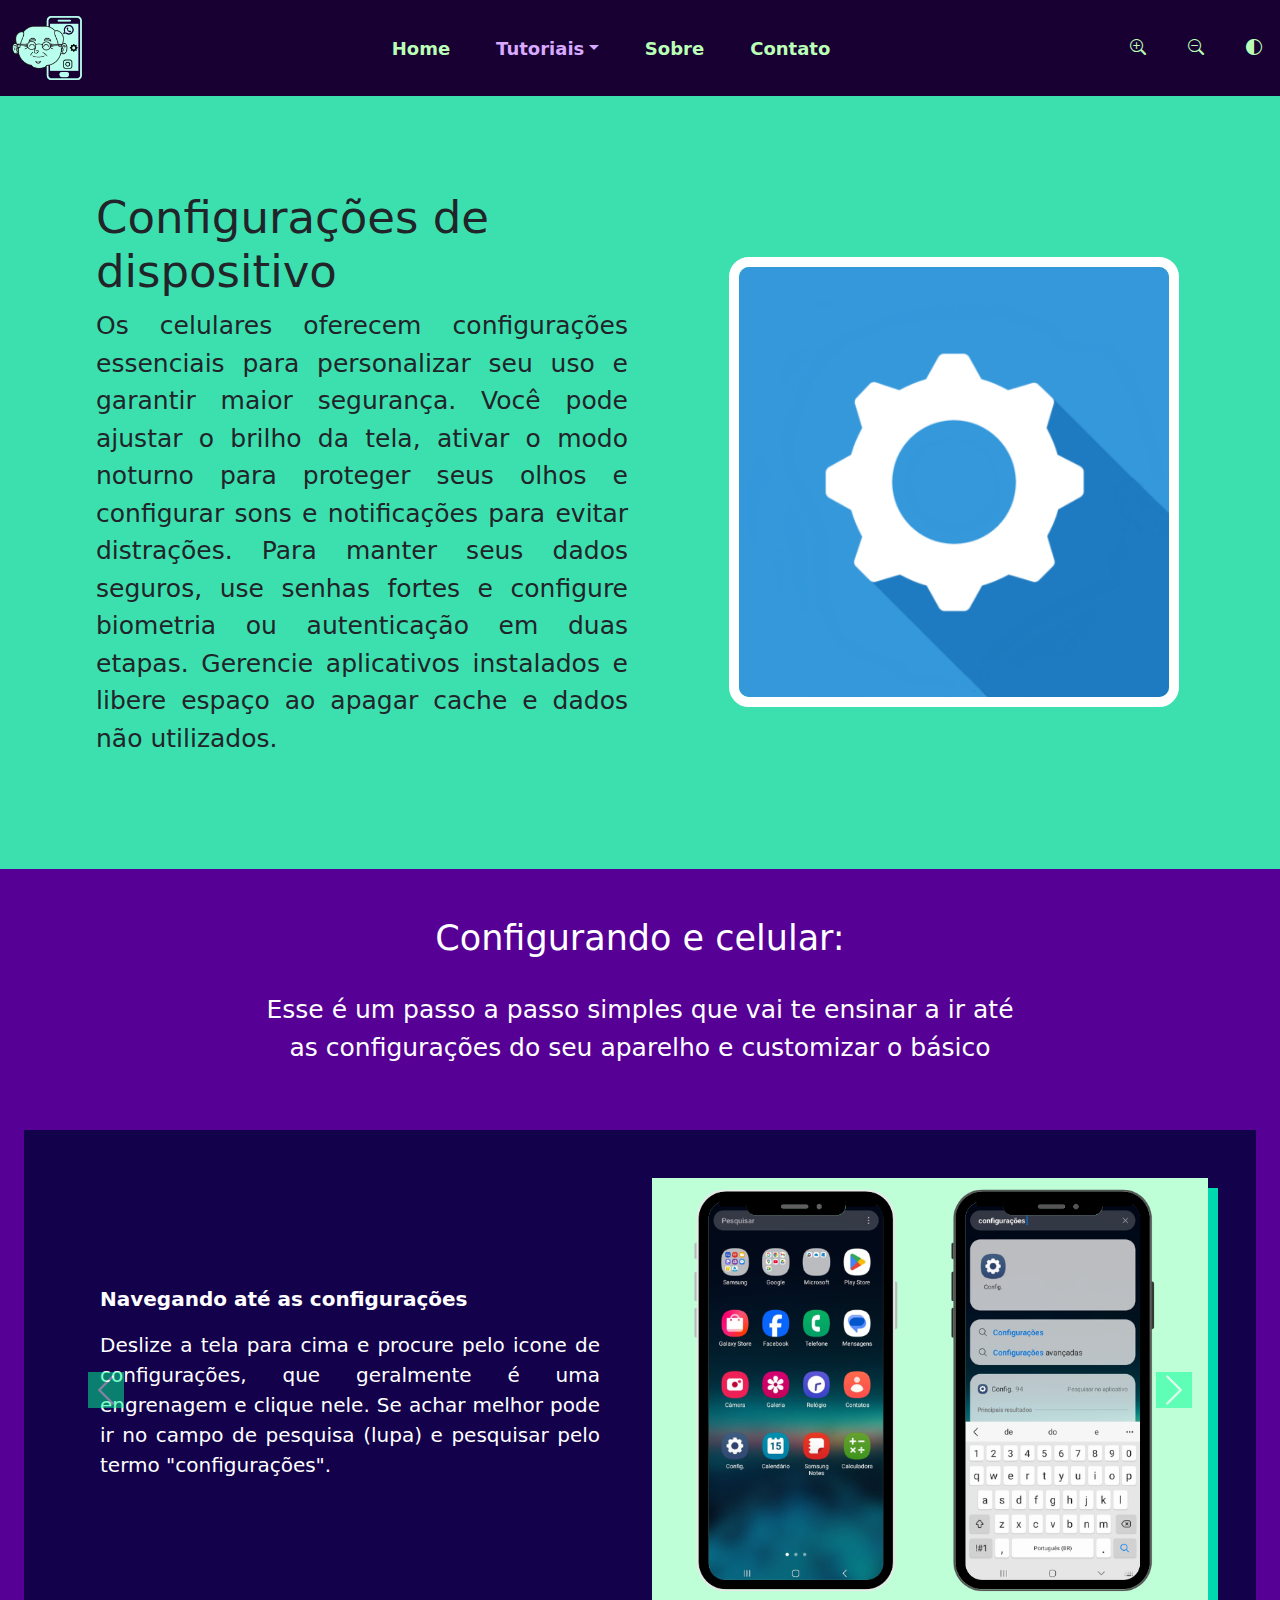
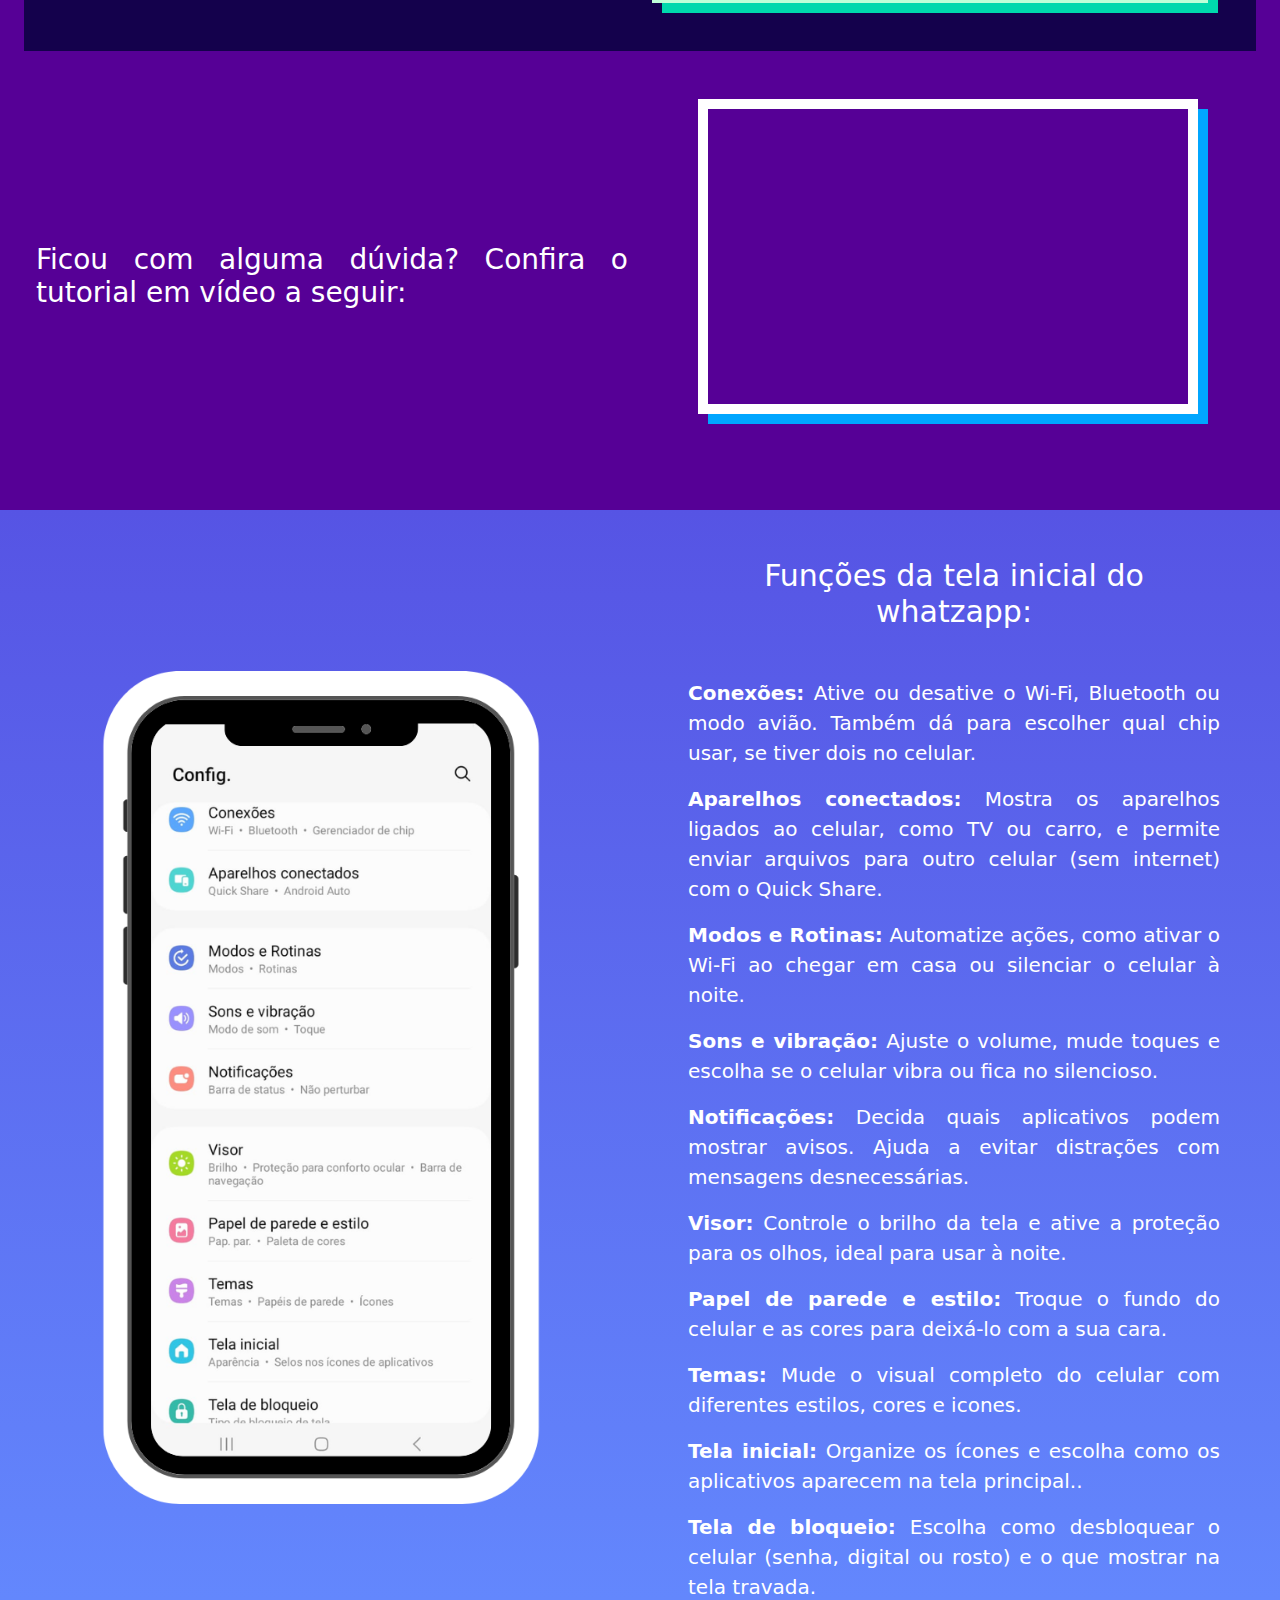
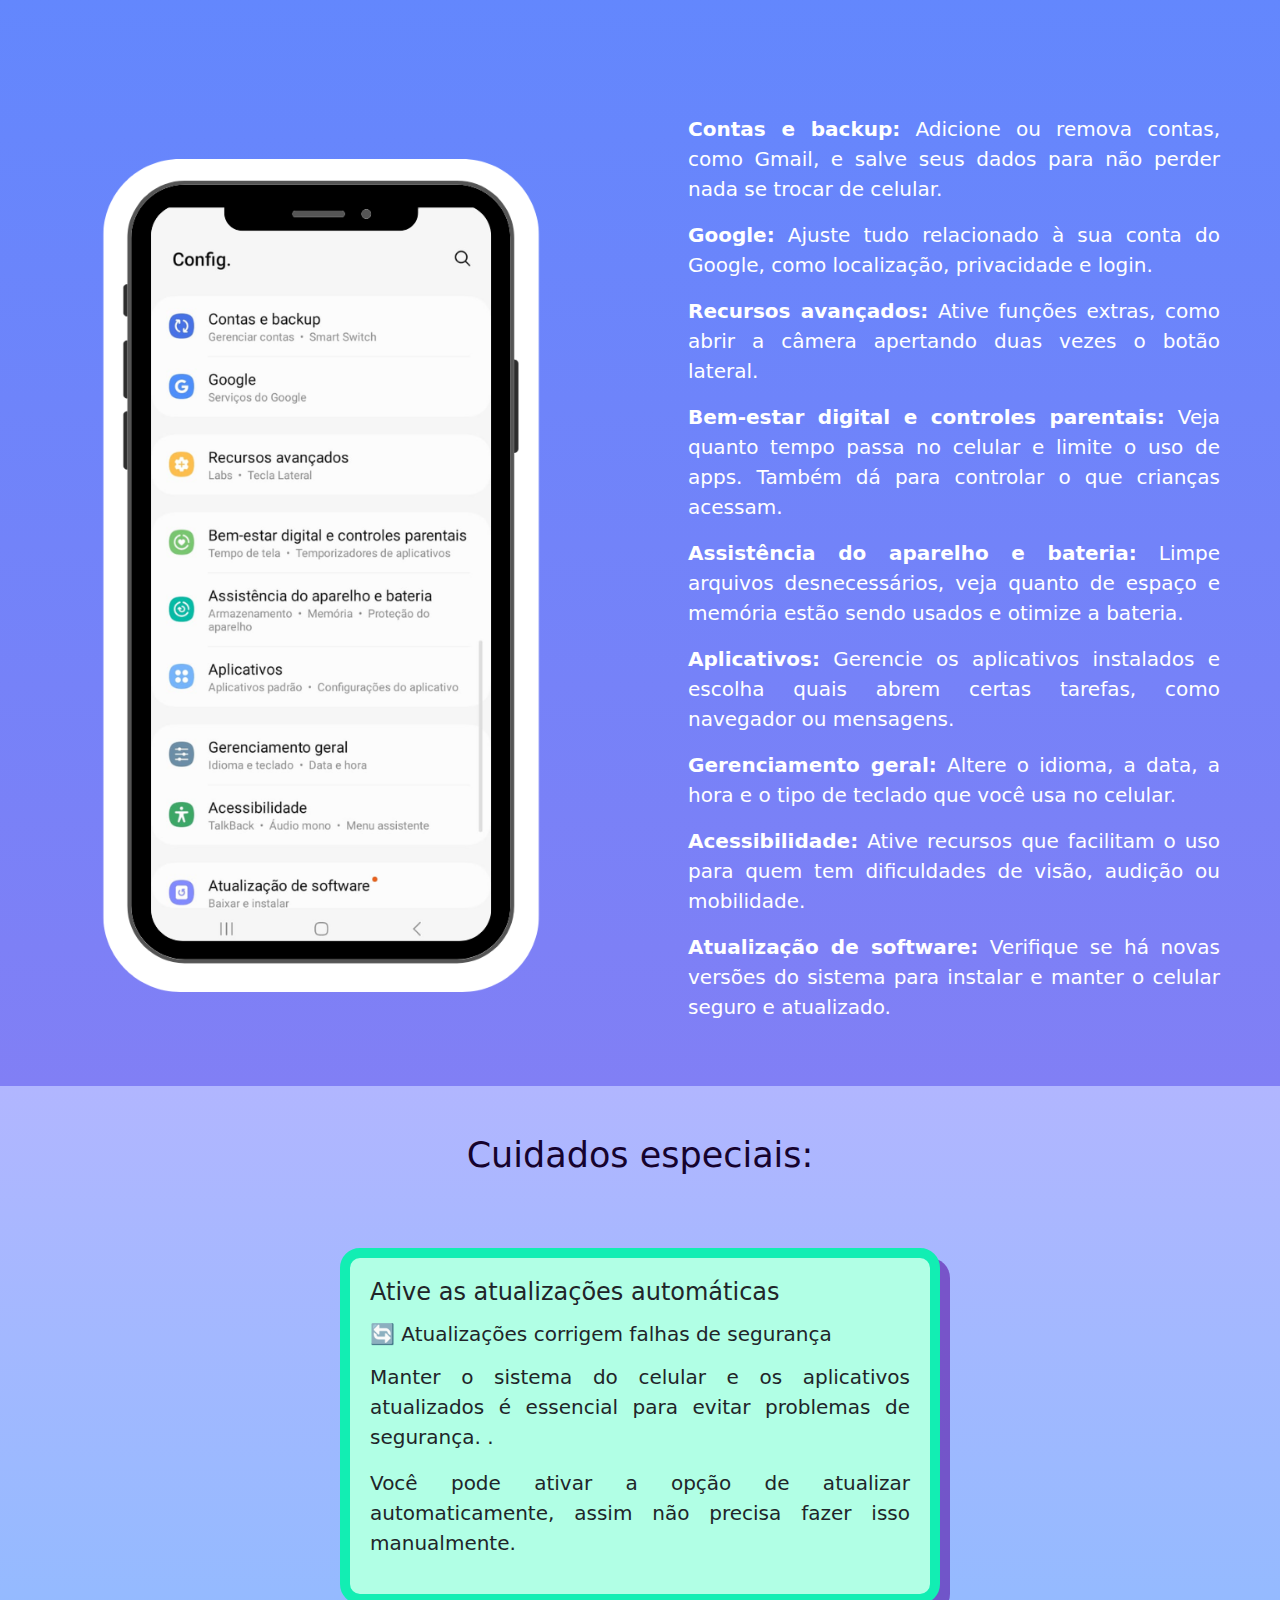
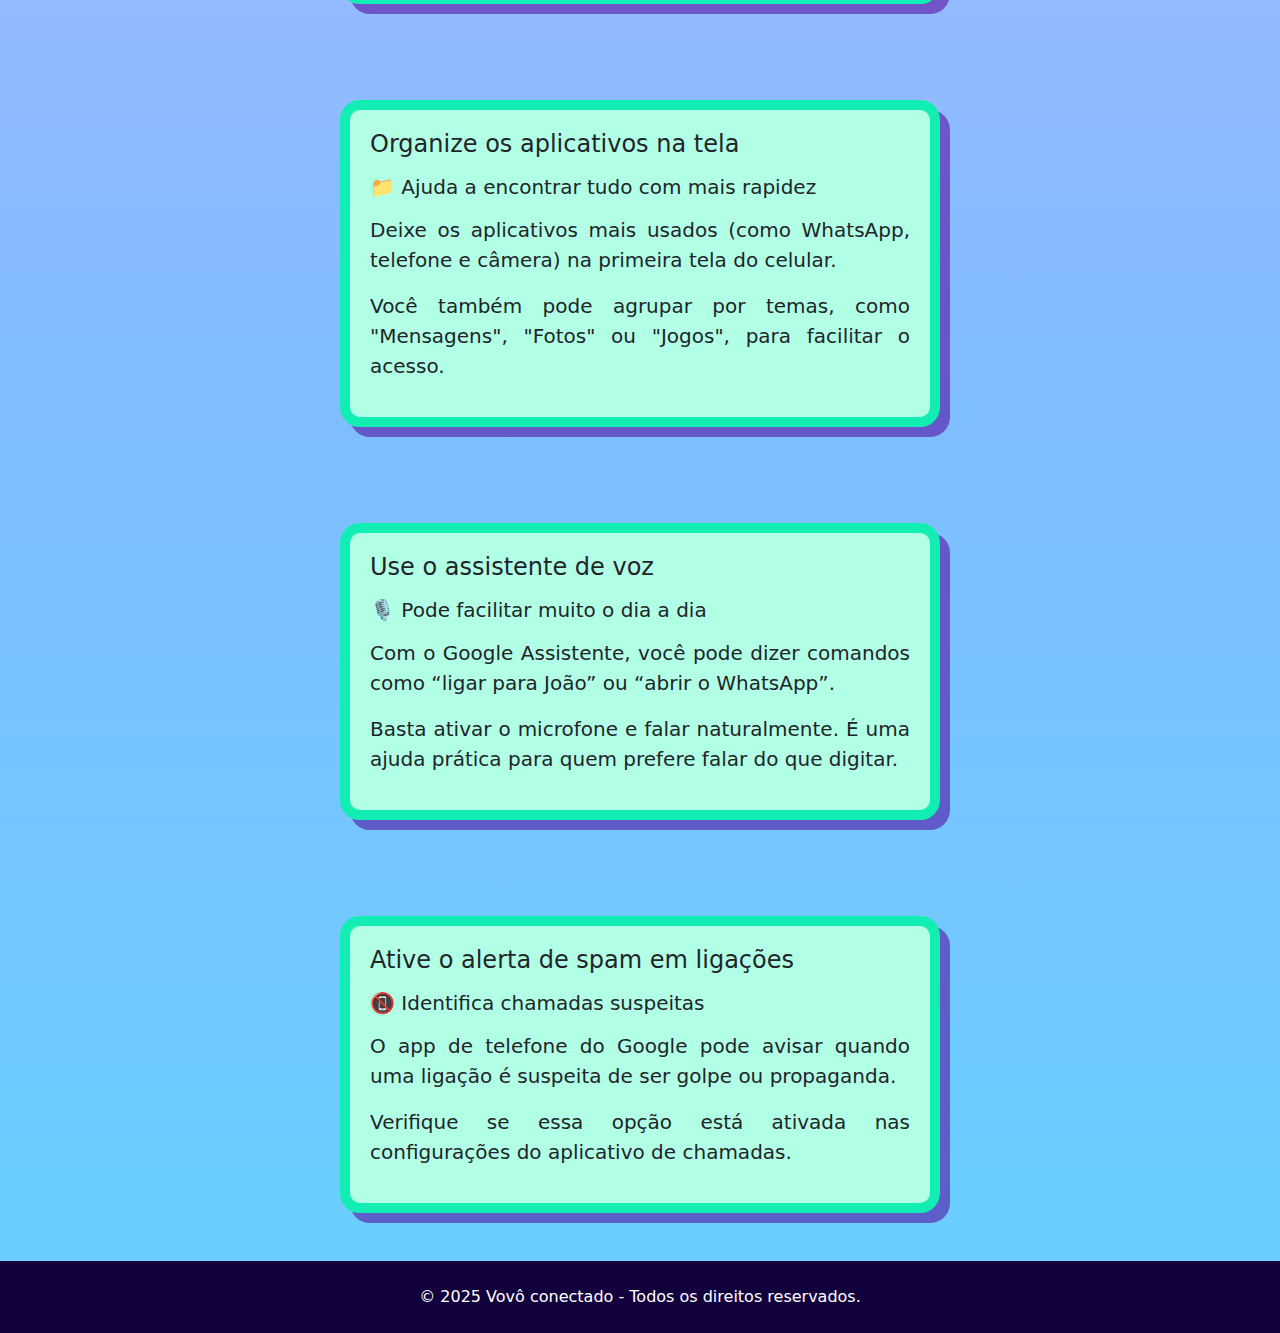
<file: configuTuto.html>
<!doctype html>
<html lang="pt-br">
<head>
    <meta charset="utf-8">
    <meta name="viewport" content="width=device-width, initial-scale=1">
    <title>Tutorial configurações</title>
    <link href="https://cdn.jsdelivr.net/npm/bootstrap@5.3.3/dist/css/bootstrap.min.css" rel="stylesheet" integrity="sha384-QWTKZyjpPEjISv5WaRU9OFeRpok6YctnYmDr5pNlyT2bRjXh0JMhjY6hW+ALEwIH" crossorigin="anonymous">
    <link href="https://cdn.jsdelivr.net/npm/bootstrap-icons/font/bootstrap-icons.css" rel="stylesheet">
    <link rel="stylesheet" href="css/estiloGeral.css">
    <link rel="stylesheet" href="css/estiloTutoriais.css">
    <link rel="icon" href="img/logoGuia.png" type="image/png">
</head>
<body>
<header>
  <nav class="navbar navbar-expand-xl fixed-top cor" data-bs-theme="dark">
    <div class="container-fluid d-flex justify-content-between align-items-center">
      <a class="navbar-brand" href="index.html">
        <img src="img/logo.png" class="img-fluid" alt="logo do portifolio">
      </a>
      <div class="d-flex align-items-center d-xl-none">
        <div class="acessibilidade-botoes d-flex">
          <button onclick="mudarFonte('+')" title="Aumentar fonte"><i class="bi bi-zoom-in"></i></button>
          <button onclick="mudarFonte('-')" title="Diminuir fonte"><i class="bi bi-zoom-out"></i></button>
          <button onclick="modoMonocromatico()" title="Modo monocromático"><i class="bi bi-circle-half"></i></button>
        </div>
      </div>
      <button class="navbar-toggler" type="button" data-bs-toggle="collapse"
              data-bs-target="#navbarSupportedContent" aria-controls="navbarSupportedContent"
              aria-expanded="false" aria-label="Toggle navigation">
        <span class="navbar-toggler-icon"></span>
      </button>
      <div class="collapse navbar-collapse justify-content-center" id="navbarSupportedContent">
        <ul class="navbar-nav mb-2 mb-lg-0">
            <li class="item_menu nav-item"><a class="nav-link" aria-current="page" href="index.html">Home</a></li>
            <li class="nav-item dropdown item_menu"><a class="nav-link dropdown-toggle item_menu item_ativo" href="#" role="button" data-bs-toggle="dropdown" aria-expanded="false">Tutoriais</a>
              <ul class="dropdown-menu retangulo">
                <li><a class="dropdown-item" href="whatzappTuto.html">WhatsApp</a></li>
                <li><a class="dropdown-item" href="faceTuto.html">Facebook</a></li>
                <li><a class="dropdown-item" href="instaTuto.html">Instagram</a></li>
                <li><a class="dropdown-item" href="googleTuto.html">Google</a></li>
                <li><a class="dropdown-item" href="bancosTuto.html">Bancos</a></li>
                <li><a class="dropdown-item item_ativo" href="configuTuto.html">Configurações</a></li>
              </ul>
            </li>
            <li class="item_menu nav-item"><a class="nav-link" aria-current="page" href="sobre.html">Sobre</a></li>
            <li class="item_menu nav-item"><a class="nav-link" aria-current="page" href="contato.html">Contato</a></li>
        </ul>
      </div>
      <div class="acessibilidade-botoes d-none d-xl-flex">
        <button onclick="mudarFonte('+')" title="Aumentar fonte"><i class="bi bi-zoom-in"></i></button>
        <button onclick="mudarFonte('-')" title="Diminuir fonte"><i class="bi bi-zoom-out"></i></button>
        <button onclick="modoMonocromatico()" title="Modo monocromático"><i class="bi bi-circle-half"></i></button>
      </div>
    </div>
  </nav>
</header>
<section class="inicio resumo d-flex justify-content-center align-items-center">
    <div class="row p-5 container-fluid">

        <div class="texto col d-flex justify-content-center align-items-center p-5">

            <div>
                <h1>Configurações de dispositivo</h1>
                <p>Os celulares oferecem configurações essenciais para personalizar seu uso e garantir maior segurança.
                    Você pode ajustar o brilho da tela, ativar o modo noturno para proteger seus olhos e configurar sons
                    e notificações para evitar distrações. Para manter seus dados seguros, use senhas fortes e configure
                    biometria ou autenticação em duas etapas. Gerencie aplicativos instalados e libere espaço ao apagar
                    cache e dados não utilizados.</p>
            </div>
        </div>

        <div class="imagemzap col d-flex justify-content-center align-items-center mb-5 mt-5">
            <div><img src="img/home/configu.png"></div>
        </div>

    </div>
</section>

<section class="instalacao container-fluid d-flex flex-column align-items-center justify-content-center text-center">

    <div class="row d-flex justify-content-center align-items-center text-center container-fluid">
        <div class="titulo"><h3 class="mt-5 mb-4 text-white">Configurando e celular:</h3></div>
    </div>

    <div class="row d-flex justify-content-center align-items-center container-fluid">
        <div class="explicacao1 d-flex justify-content-center align-items-center text-white mt-2"><p>Esse é um passo a passo simples
            que vai te ensinar a ir até as configurações do seu aparelho e customizar o básico</p></div>
    </div>

    <div class="row mt-5 w-100 mb-5">

        <div id="carouselExample" class="carousel slide">
            <div class="carousel-inner">

                <div class="carousel-item active">
                    <div class="container_tutorial row d-flex justify-content-center align-items-center p-5">
                        <div class="texto_explicativo col-xl-6 col-lg-6 col-md-12 col-sm-12 d-flex justify-content-center align-items-center text-white">
                            <div>
                                <p><b>Navegando até as configurações</b></p>
                                <p>Deslize a tela para cima e procure pelo icone de configurações, que geralmente é uma engrenagem e clique nele.
                                   Se achar melhor pode ir no campo de pesquisa (lupa) e pesquisar pelo termo "configurações".     
                                </p>
                            </div>
                            </div>
                        <div class="imagem_explicativa col-xl-6 col-lg-6 col-md-12 col-sm-12 d-flex justify-content-center align-items-center">
                            <div><img src="img/configuracoes/conf1.png" alt="Whatsapp" class="img-fluid"></div>
                        </div>
                    </div>
                </div>

                <div class="carousel-item">
                    <div class="container_tutorial row d-flex justify-content-center align-items-center p-5">
                        <div class="texto_explicativo col-xl-6 col-lg-6 col-md-12 col-sm-12 d-flex justify-content-center align-items-center text-white">
                            <div>
                                <p><b>Configurando o visor</b></p>
                                <p>Dentro das configurações, toque em “Tela” ou “Visor”. Você pode aumentar/diminuir o brilho, mudar o 
                                   tamanho das letras, o zoom da tela e ativar o modo escuro (tela mais confortável à noite).</p></div>
                            </div>
                        <div class="imagem_explicativa col-xl-6 col-lg-6 col-md-12 col-sm-12 d-flex justify-content-center align-items-center">
                            <div><img src="img/configuracoes/visor.png" alt="Whatsapp" class="img-fluid"></div>
                        </div>
                    </div>
                </div>

                <div class="carousel-item">
                    <div class="container_tutorial row d-flex justify-content-center align-items-center p-5">
                        <div class="texto_explicativo col-xl-6 col-lg-6 col-md-12 col-sm-12 d-flex justify-content-center align-items-center text-white">
                            <div>
                                <p><b>Configurando o som</b></p>
                                <p>Toque em “Sons” ou “Som e vibração” nas configurações. Ali, você pode aumentar o volume e definir o tipo de "toque",
                                    ativar ou desativar o som das notificações e customzar os tipos de som e intensidade.</p></div>
                            </div>
                        <div class="imagem_explicativa col-xl-6 col-lg-6 col-md-12 col-sm-12 d-flex justify-content-center align-items-center">
                            <div><img src="img/configuracoes/som.png" alt="Whatsapp" class="img-fluid"></div>
                        </div>
                    </div>
                </div>

                <div class="carousel-item">
                    <div class="container_tutorial row d-flex justify-content-center align-items-center p-5">
                        <div class="texto_explicativo col-xl-6 col-lg-6 col-md-12 col-sm-12 d-flex justify-content-center align-items-center text-white">
                            <div>
                                <p><b>Configurando sua tela de bloqueio</b></p>
                                <p>Toque em “Tela de bloqueio” ou então em "segurança". Depois você pode definir uma senha,
                                   por pin (numeros), padrão de desenho, digital ou reconhecimento facial, e evite compartilhar essas senhas. </p></div>
                            </div>
                        <div class="imagem_explicativa col-xl-6 col-lg-6 col-md-12 col-sm-12 d-flex justify-content-center align-items-center">
                            <div><img src="img/configuracoes/bloqueio.png" alt="Whatsapp" class="img-fluid"></div>
                        </div>
                    </div>
                </div>

                <div class="carousel-item">
                    <div class="container_tutorial row d-flex justify-content-center align-items-center p-5">
                        <div class="texto_explicativo col-xl-6 col-lg-6 col-md-12 col-sm-12 d-flex justify-content-center align-items-center text-white">
                            <div>
                                <p><b>Atualizar seu celular</b></p>
                                <p>Toque em “Atualização de software” ou “Sistema”. Depois, selecione “Atualizar” ou “Verificar 
                                    atualizações”. Se houver uma nova versão, toque em “Baixar e instalar”. Mantenha o celular 
                                    carregando e conectado ao Wi-Fi durante o processo.</p></div>
                            </div>
                        <div class="imagem_explicativa col-xl-6 col-lg-6 col-md-12 col-sm-12 d-flex justify-content-center align-items-center">
                            <div><img src="img/configuracoes/atualizar.png" alt="Whatsapp" class="img-fluid"></div>
                        </div>
                    </div>
                </div>

            </div>
            <button class="carousel-control-prev" type="button" data-bs-target="#carouselExample" data-bs-slide="prev">
                <span class="carousel-control-prev-icon" aria-hidden="true"></span>
                <span class="visually-hidden">Previous</span>
            </button>
            <button class="carousel-control-next" type="button" data-bs-target="#carouselExample" data-bs-slide="next">
                <span class="carousel-control-next-icon" aria-hidden="true"></span>
                <span class="visually-hidden">Next</span>
            </button>
        </div>

    </div>

    <div class="row d-flex justify-content-center recomen_video mb-5 container-fluid">

        <div class="col-xl-6 col-lg-12 col-md-12 col-sm-12 d-flex justify-content-center align-items-center">
            <div class="d-flex align-content-center justify-content-center"><h3>Ficou com alguma dúvida? Confira o tutorial em vídeo a seguir:</h3></div>
        </div>

        <div class="col-xl-6 col-lg-12 col-md-12 col-sm-12 d-flex justify-content-center align-items-center mb-5">
            <div class="d-flex align-content-center justify-content-center">
                <iframe width="560" height="315" src="https://www.youtube.com/embed/pTJDw66pm5U?si=7Dd_3z0aM9f3OTqo" title="YouTube video player" frameborder="0" allow="accelerometer; autoplay; clipboard-write; encrypted-media; gyroscope; picture-in-picture; web-share" referrerpolicy="strict-origin-when-cross-origin" allowfullscreen></iframe>            </div>
        </div>

    </div>

</section>

<section class="explicacoes d-flex flex-column justify-content-center align-items-center">

    <div class="row container-fluid">
  
        <div class="col-xl-6 col-lg-12 col-md-12 col-sm-12 p-5  d-flex justify-content-center align-items-center">
            <div>
              <img class="img-fluid" src="img/configuracoes/tela1.png">
            </div>
        </div>
  
        <div class="col p-5 d-flex justify-content-center align-items-center">
          <div>
            <h4 class="mb-5">Funções da tela inicial do whatzapp:</h4>
            <p><b>Conexões:</b> Ative ou desative o Wi-Fi, Bluetooth ou modo avião. Também dá para escolher qual chip usar, se 
                tiver dois no celular.</p>
              <p><b>Aparelhos conectados:</b> Mostra os aparelhos ligados ao celular, como TV ou carro, e permite enviar arquivos 
                para outro celular (sem internet) com o Quick Share.</p>
              <p><b>Modos e Rotinas:</b> Automatize ações, como ativar o Wi-Fi ao chegar em casa ou silenciar o celular à noite.</p>
              <p><b>Sons e vibração:</b> Ajuste o volume, mude toques e escolha se o celular vibra ou fica no silencioso.</p>
              <p><b>Notificações:</b> Decida quais aplicativos podem mostrar avisos. Ajuda a evitar distrações com mensagens 
                desnecessárias.</p>
              <p><b>Visor:</b> Controle o brilho da tela e ative a proteção para os olhos, ideal para usar à noite.</p>
              <p><b>Papel de parede e estilo:</b> Troque o fundo do celular e as cores para deixá-lo com a sua cara.</p>  
              <p><b>Temas:</b> Mude o visual completo do celular com diferentes estilos, cores e icones.</p>
              <p><b>Tela inicial:</b> Organize os ícones e escolha como os aplicativos aparecem na tela principal..</p>
              <p><b>Tela de bloqueio:</b> Escolha como desbloquear o celular (senha, digital ou rosto) e o que mostrar na tela travada.</p>    

          </div>
        </div>
  
    </div>
  
    <div class="row container-fluid">
  
      <div class="col p-5 d-flex justify-content-center align-items-center">
          <div>
            <img class="img-fluid" src="img/configuracoes/tela2.png">
          </div>
      </div>
  
      <div class="col-xl-6 col-lg-12 col-md-12 col-sm-12 p-5 d-flex justify-content-center align-items-center">
        <div>
          <p><b>Contas e backup:</b> Adicione ou remova contas, como Gmail, e salve seus dados para não perder nada se trocar de 
            celular.</p>
          <p><b>Google:</b> Ajuste tudo relacionado à sua conta do Google, como localização, privacidade e login.</p>
          <p><b>Recursos avançados:</b> Ative funções extras, como abrir a câmera apertando duas vezes o botão lateral.</p>
          <p><b>Bem-estar digital e controles parentais:</b> Veja quanto tempo passa no celular e limite o uso de apps. Também dá 
            para controlar o que crianças acessam.</p>
          <p><b>Assistência do aparelho e bateria:</b> Limpe arquivos desnecessários, veja quanto de espaço e memória estão sendo 
            usados e otimize a bateria.</p>
          <p><b>Aplicativos:</b> Gerencie os aplicativos instalados e escolha quais abrem certas tarefas, como navegador ou 
            mensagens.</p>
          <p><b>Gerenciamento geral:</b> Altere o idioma, a data, a hora e o tipo de teclado que você usa no celular.</p>
          <p><b>Acessibilidade:</b> Ative recursos que facilitam o uso para quem tem dificuldades de visão, audição ou mobilidade.</p>
          <p><b>Atualização de software:</b> Verifique se há novas versões do sistema para instalar e manter o celular seguro e 
            atualizado.</p>  
        </div>
      </div>
  
  </div>
  
  </section>

<section class="cuidados d-flex flex-column justify-content-center align-items-center">

    <div class="row d-flex justify-content-center align-items-center container-fluid">
        <div class="titulo2 d-flex justify-content-center align-items-center"><h3 class="mt-5 mb-4">Cuidados especiais:</h3></div>
    </div>

    <div class="row container-fluid">

        <div class="col d-flex justify-content-center align-items-center p-5">

            <div class="primeiro cuidadoCard">
                <h4>Ative as atualizações automáticas</h4>
                <h5 class="mt-3 mb-3">🔄 Atualizações corrigem falhas de segurança</h5>
                <p>Manter o sistema do celular e os aplicativos atualizados é essencial para evitar problemas de segurança. .</p>
                <p>Você pode ativar a opção de atualizar automaticamente, assim não precisa fazer isso manualmente.</p>
            </div>

        </div>

        <div class="col d-flex justify-content-center align-items-center p-5">

            <div class="cuidadoCard">
                <h4>Organize os aplicativos na tela</h4>
                <h5 class="mt-3 mb-3">📁 Ajuda a encontrar tudo com mais rapidez</h5>
                <p>Deixe os aplicativos mais usados (como WhatsApp, telefone e câmera) na primeira tela do celular.</p>
                <p>Você também pode agrupar por temas, como "Mensagens", "Fotos" ou "Jogos", para facilitar o acesso.</p>
            </div>

        </div>

    </div>

    <div class="row container-fluid">

        <div class="col d-flex justify-content-center align-items-center p-5">

            <div class="primeiro cuidadoCard">
                <h4>Use o assistente de voz</h4>
                <h5 class="mt-3 mb-3">🎙 Pode facilitar muito o dia a dia</h5>
                <p>Com o Google Assistente, você pode dizer comandos como “ligar para João” ou “abrir o WhatsApp”.</p>
                <p>Basta ativar o microfone e falar naturalmente. É uma ajuda prática para quem prefere falar do que digitar.</p>
           
            </div>

        </div>

        <div class="col d-flex justify-content-center align-items-center p-5">

            <div class="cuidadoCard">
                <h4>Ative o alerta de spam em ligações</h4>
                <h5 class="mt-3 mb-3">📵 Identifica chamadas suspeitas</h5>
                <p>O app de telefone do Google pode avisar quando uma ligação é suspeita de ser golpe ou propaganda.</p>
                <p>Verifique se essa opção está ativada nas configurações do aplicativo de chamadas.</p>
            </div>

        </div>

    </div>

</section>

<footer class="container_rodape d-flex flex-column justify-content-center align-items-center">
    <div class="fim_rodape p-2 text-center text-white w-100 d-flex justify-content-center align-items-center">
        <p class="mt-3">© 2025 Vovô conectado - Todos os direitos reservados.</p>
    </div>
</footer>

<div vw class="enabled">
    <div vw-access-button class="active"></div>
    <div vw-plugin-wrapper>
        <div class="vw-plugin-top-wrapper"></div>
    </div>
</div>

<script src="https://cdn.jsdelivr.net/npm/bootstrap@5.3.3/dist/js/bootstrap.bundle.min.js" integrity="sha384-YvpcrYf0tY3lHB60NNkmXc5s9fDVZLESaAA55NDzOxhy9GkcIdslK1eN7N6jIeHz" crossorigin="anonymous"></script>
<script src="js/script.js"></script>
<script src="https://vlibras.gov.br/app/vlibras-plugin.js"></script>
<script>
    new window.VLibras.Widget('https://vlibras.gov.br/app');
</script>
</body>
</html>
</file>
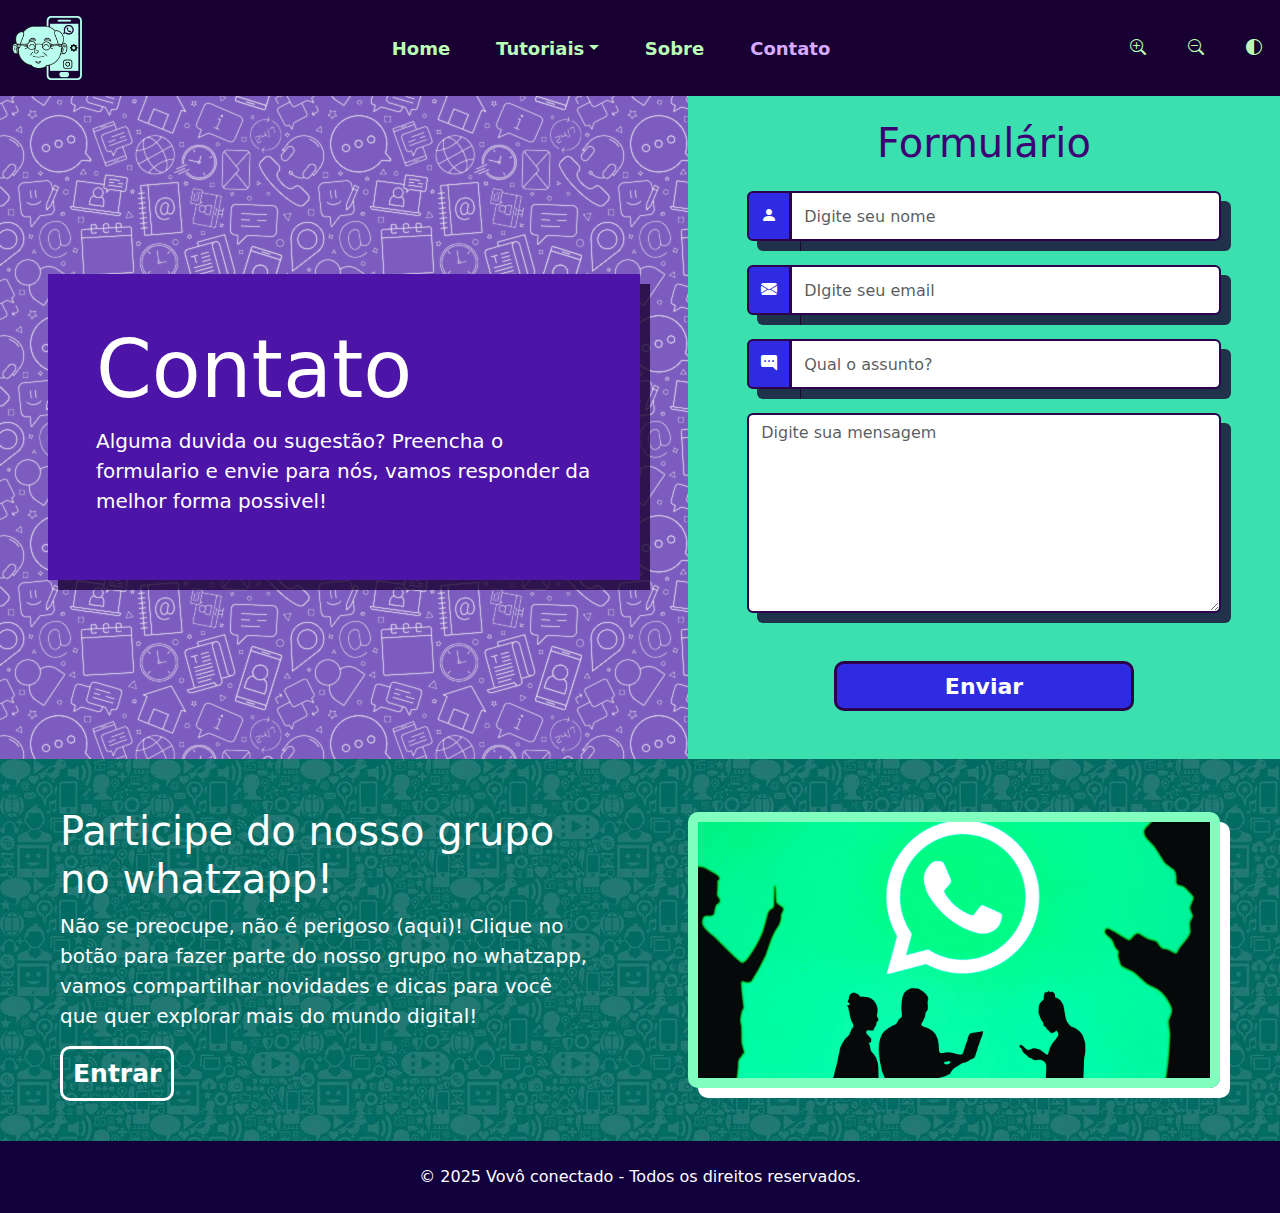
<file: contato.html>
<!doctype html>
<html lang="pt-br">
<head>
  <meta charset="utf-8">
  <meta name="viewport" content="width=device-width, initial-scale=1">
  <title>Contato</title>
  <link href="https://cdn.jsdelivr.net/npm/bootstrap@5.3.3/dist/css/bootstrap.min.css" rel="stylesheet" integrity="sha384-QWTKZyjpPEjISv5WaRU9OFeRpok6YctnYmDr5pNlyT2bRjXh0JMhjY6hW+ALEwIH" crossorigin="anonymous">
  <link href="https://cdn.jsdelivr.net/npm/bootstrap-icons/font/bootstrap-icons.css" rel="stylesheet">
  <link rel="stylesheet" href="css/estiloGeral.css">
  <link rel="stylesheet" href="css/estiloContato.css">
  <link rel="icon" href="img/logoGuia.png" type="image/png">
</head>
<body>
<header>
  <nav class="navbar navbar-expand-xl fixed-top cor" data-bs-theme="dark">
    <div class="container-fluid d-flex justify-content-between align-items-center">
      <a class="navbar-brand" href="index.html">
        <img src="img/logo.png" class="img-fluid" alt="logo do portifolio">
      </a>
      <div class="d-flex align-items-center d-xl-none">
        <div class="acessibilidade-botoes d-flex">
          <button onclick="mudarFonte('+')" title="Aumentar fonte"><i class="bi bi-zoom-in"></i></button>
          <button onclick="mudarFonte('-')" title="Diminuir fonte"><i class="bi bi-zoom-out"></i></button>
          <button onclick="modoMonocromatico()" title="Modo monocromático"><i class="bi bi-circle-half"></i></button>
        </div>
      </div>
      <button class="navbar-toggler" type="button" data-bs-toggle="collapse"
              data-bs-target="#navbarSupportedContent" aria-controls="navbarSupportedContent"
              aria-expanded="false" aria-label="Toggle navigation">
        <span class="navbar-toggler-icon"></span>
      </button>
      <div class="collapse navbar-collapse justify-content-center" id="navbarSupportedContent">
        <ul class="navbar-nav mb-2 mb-lg-0">
            <li class="item_menu nav-item"><a class="nav-link" aria-current="page" href="index.html">Home</a></li>
            <li class="nav-item dropdown item_menu"><a class="nav-link dropdown-toggle item_menu" href="#" role="button" data-bs-toggle="dropdown" aria-expanded="false">Tutoriais</a>
              <ul class="dropdown-menu retangulo">
                <li><a class="dropdown-item" href="whatzappTuto.html">WhatsApp</a></li>
                <li><a class="dropdown-item" href="faceTuto.html">Facebook</a></li>
                <li><a class="dropdown-item" href="instaTuto.html">Instagram</a></li>
                <li><a class="dropdown-item" href="googleTuto.html">Google</a></li>
                <li><a class="dropdown-item" href="bancosTuto.html">Bancos</a></li>
                <li><a class="dropdown-item" href="configuTuto.html">Configurações</a></li>
              </ul>
            </li>
            <li class="item_menu nav-item"><a class="nav-link" aria-current="page" href="sobre.html">Sobre</a></li>
            <li class="item_menu nav-item"><a class="nav-link item_ativo" aria-current="page" href="contato.html">Contato</a></li>
        </ul>
      </div>
      <div class="acessibilidade-botoes d-none d-xl-flex">
        <button onclick="mudarFonte('+')" title="Aumentar fonte"><i class="bi bi-zoom-in"></i></button>
        <button onclick="mudarFonte('-')" title="Diminuir fonte"><i class="bi bi-zoom-out"></i></button>
        <button onclick="modoMonocromatico()" title="Modo monocromático"><i class="bi bi-circle-half"></i></button>
      </div>
    </div>
  </nav>
</header>
<section class="inicio principalContato d-flex justify-content-center align-items-center">

      <div class="row container-fluid d-flex justify-content-center align-items-center p-0">

            <div class="col p-5 d-flex flex-column justify-content-center align-items-center">

              <div class="titulo_contato p-5 d-flex flex-column justify-content-center">
                <h1>Contato</h1>
                <p>Alguma duvida ou sugestão? Preencha o formulario e envie para nós, vamos responder da melhor forma 
                possivel!</p>
              </div>

            </div>

            <div class="col container_formularioAvo d-flex flex-column justify-content-center align-items-center p-0">
              
              <div class="container_formularioPai d-flex flex-column">
                <h2 class="mb-4 mt-4 text-center">Formulário</h2>
                <form class="d-flex flex-column justify-content-center align-items-center">

                  <div class="input-group mb-4">
                    <span class="input-group-text" id="basic-addon1"><i class="bi bi-person-fill"></i></span>
                    <input type="text" class="form-control" placeholder="Digite seu nome" aria-label="nome" aria-describedby="basic-addon1">
                  </div>

                  <div class="input-group mb-4">
                    <span class="input-group-text" id="basic-addon2"><i class="bi bi-envelope-fill"></i></span>
                    <input type="email" class="form-control" placeholder="DIgite seu email" aria-label="email" aria-describedby="basic-addon2">
                  </div>

                  <div class="input-group mb-4">
                    <span class="input-group-text" id="basic-addon3"><i class="bi bi-chat-right-dots-fill"></i></span>
                    <input type="text" class="form-control" placeholder="Qual o assunto?" aria-label="Username" aria-describedby="basic-addon3">
                  </div>

                  <div class="input-group mb-4">
                    <textarea class="form-control" aria-label="With textarea" placeholder="Digite sua mensagem"></textarea>
                  </div>

                  <button type="button" class="botao_form mb-5 mt-4">Enviar</button>
                    
                </form>

              </div>

            </div>

      </div>

</section>

<section class="convite_grupo d-flex flex-column justify-content-center align-items-center">

  <div class="row container-fluid d-flex justify-content-center align-items-center">

      <div class="col-xl-6 col-lg-6 col-md-12 col-sm-12 containerAvo_convite p-5 d-flex justify-content-center align-items-center">
          <div class="containerPai_convite">
              <h3>Participe do nosso grupo no whatzapp!</h3>
              <p class="mb-4">Não se preocupe, não é perigoso (aqui)! Clique no botão para fazer parte do nosso grupo no whatzapp, vamos compartilhar
                  novidades e dicas para você que quer explorar mais do mundo digital!</p>
              <a href="https://web.whatsapp.com/" target="_blank" class="me-2 botao_zap">Entrar</a>
          </div>
      </div>

      <div class="col-xl-6 col-lg-6 col-md-12 col-sm-12 containerAvo_logo p-5 d-flex justify-content-center align-items-center">
        <div class="containerPai_logo">
            <img src="img/contato/ilust_grupo.png" alt="Whatsapp" class="img-fluid">
        </div>
      </div>

  </div>

</section>

<footer class="d-flex flex-column justify-content-center align-items-center">
  <div class="fim_rodape p-2 text-center text-white w-100 d-flex justify-content-center align-items-center">
      <p class="mt-3">© 2025 Vovô conectado - Todos os direitos reservados.</p>
  </div>
</footer>
<script src="https://cdn.jsdelivr.net/npm/bootstrap@5.3.3/dist/js/bootstrap.bundle.min.js" integrity="sha384-YvpcrYf0tY3lHB60NNkmXc5s9fDVZLESaAA55NDzOxhy9GkcIdslK1eN7N6jIeHz" crossorigin="anonymous"></script>
<script src="js/script.js"></script>
</body>
</html>
</file>
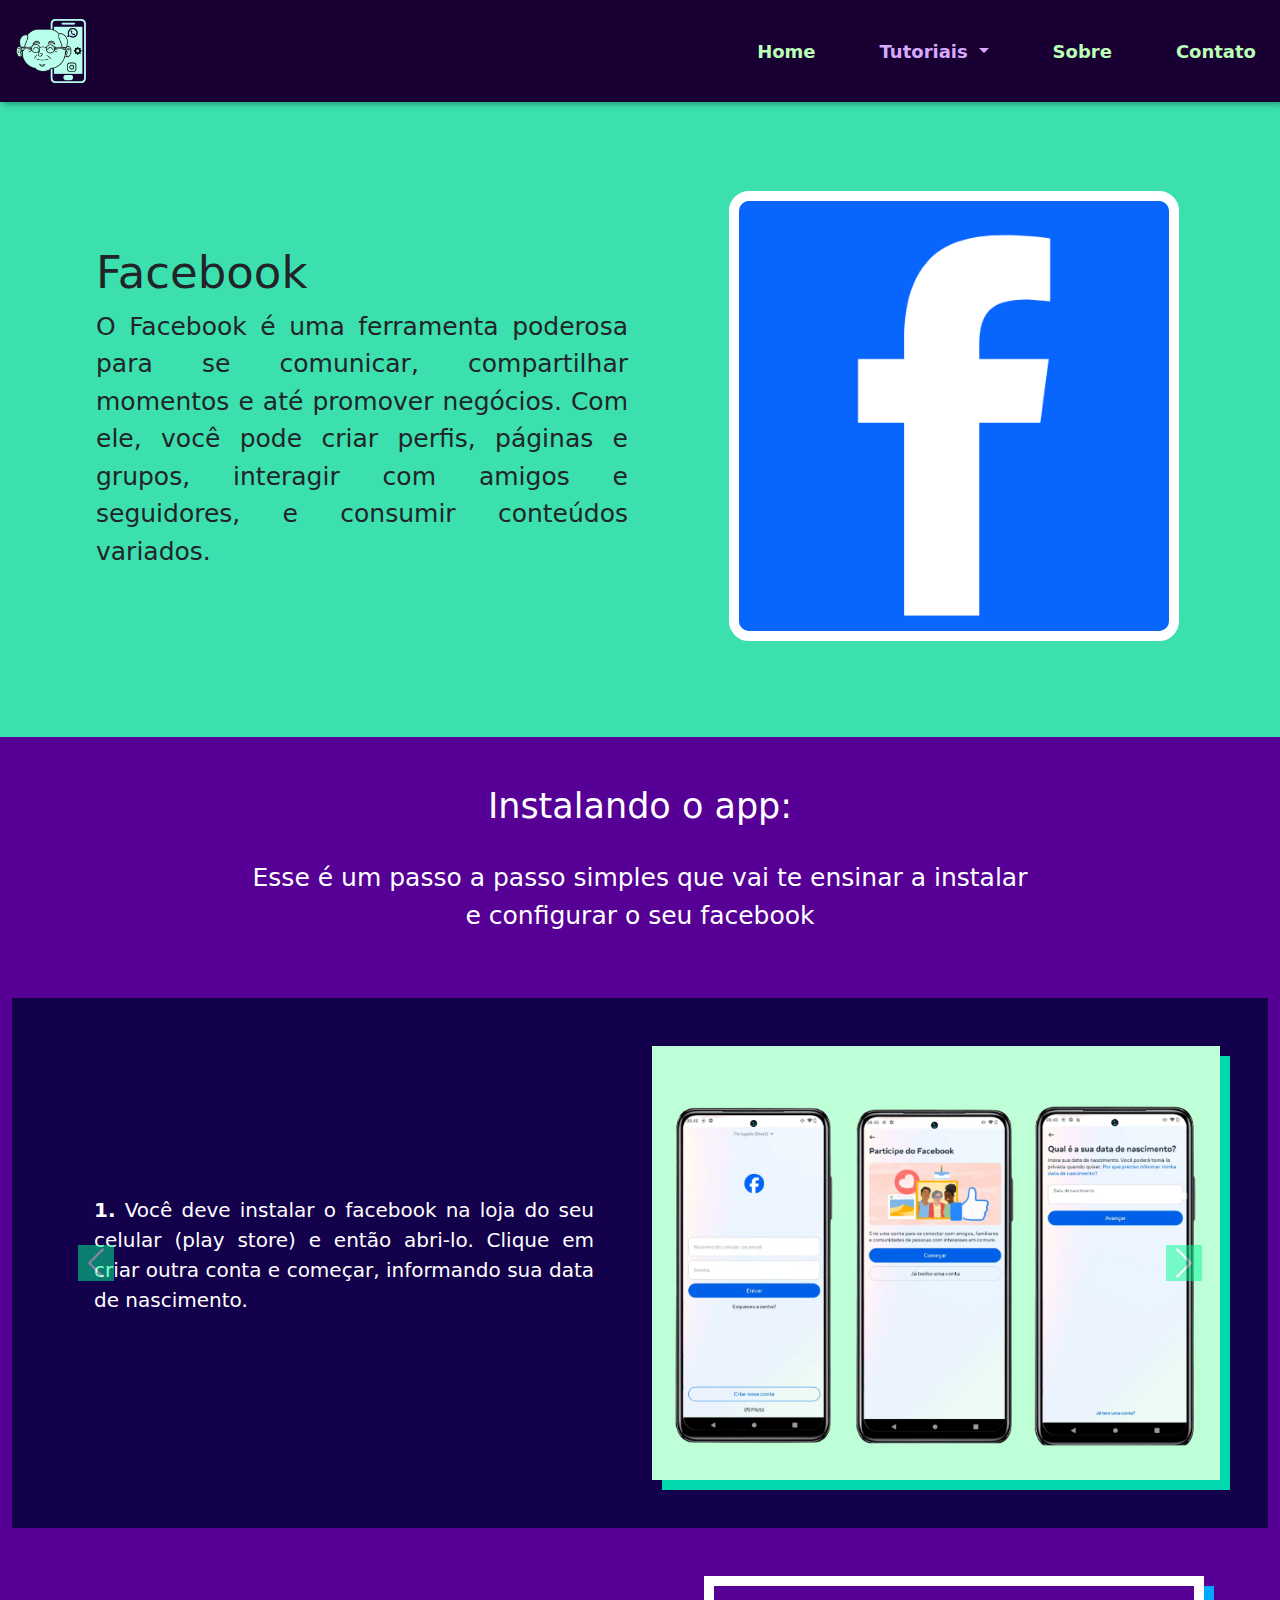
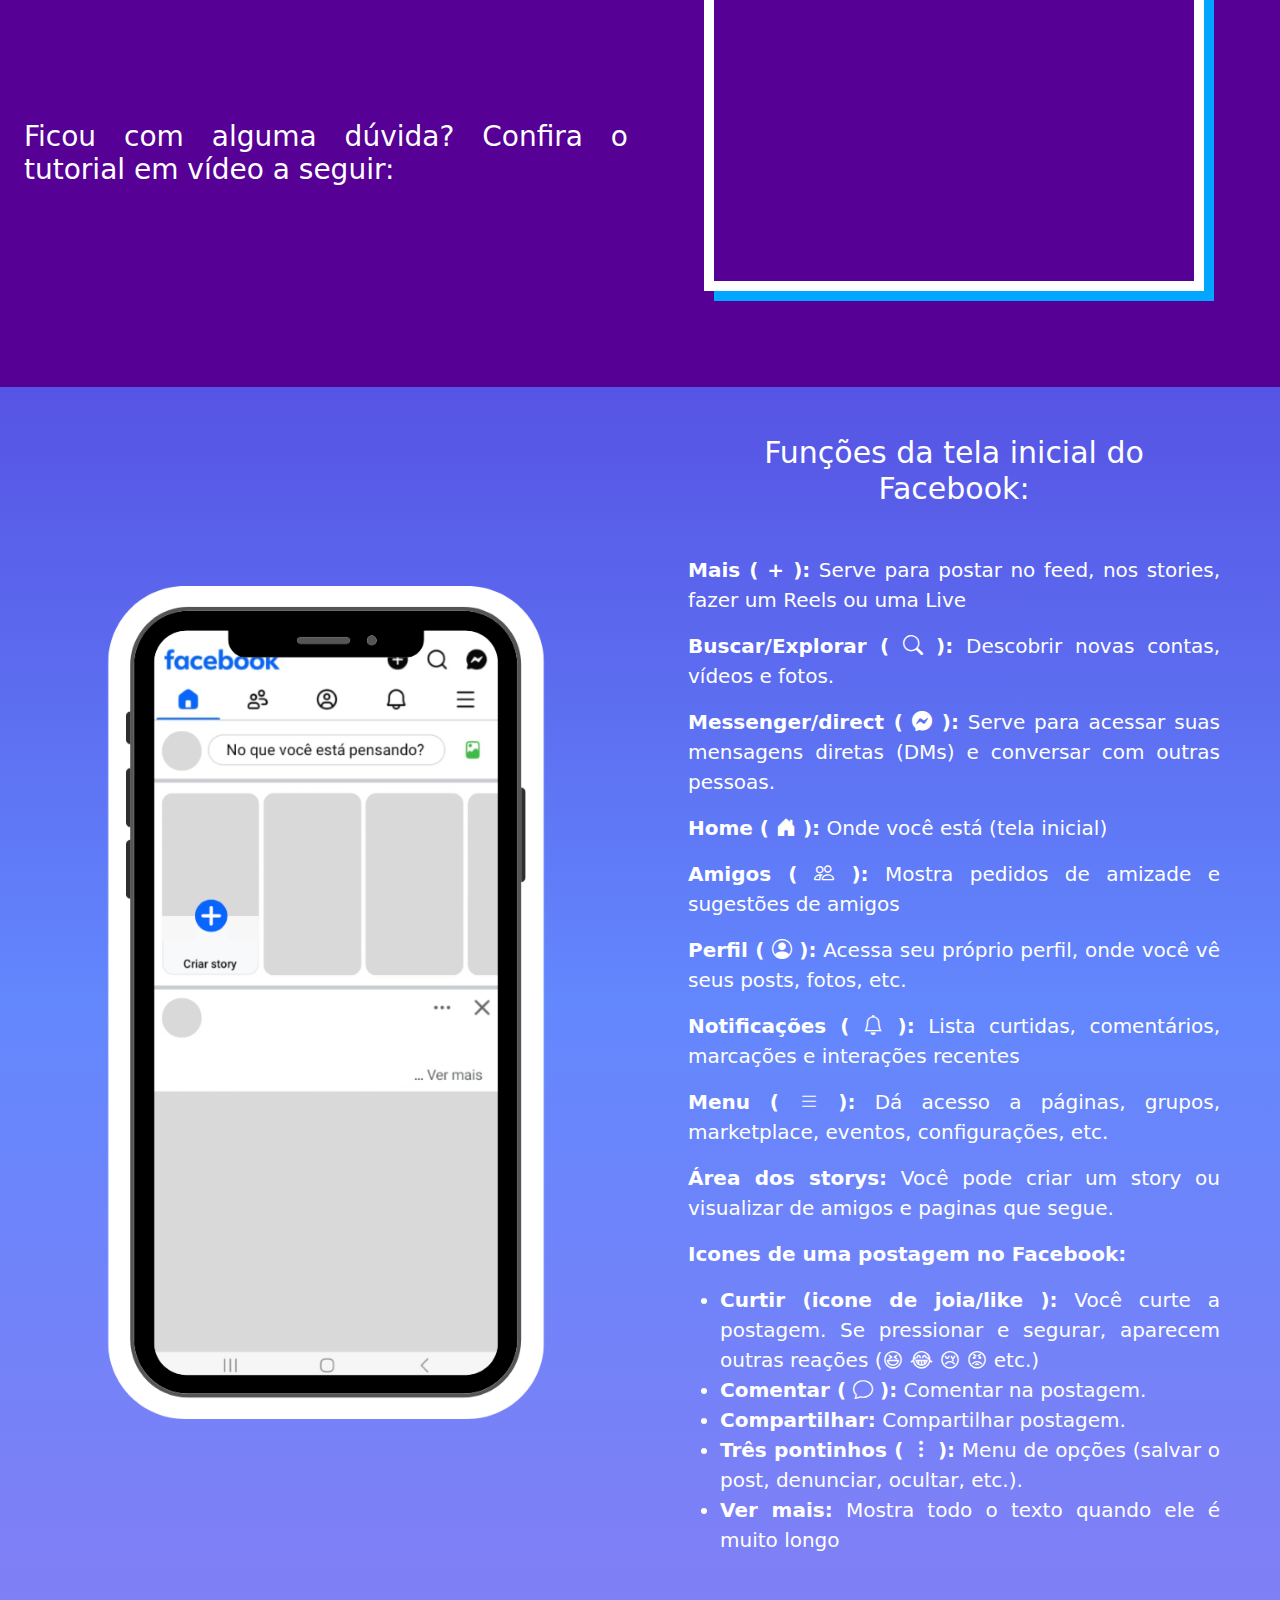
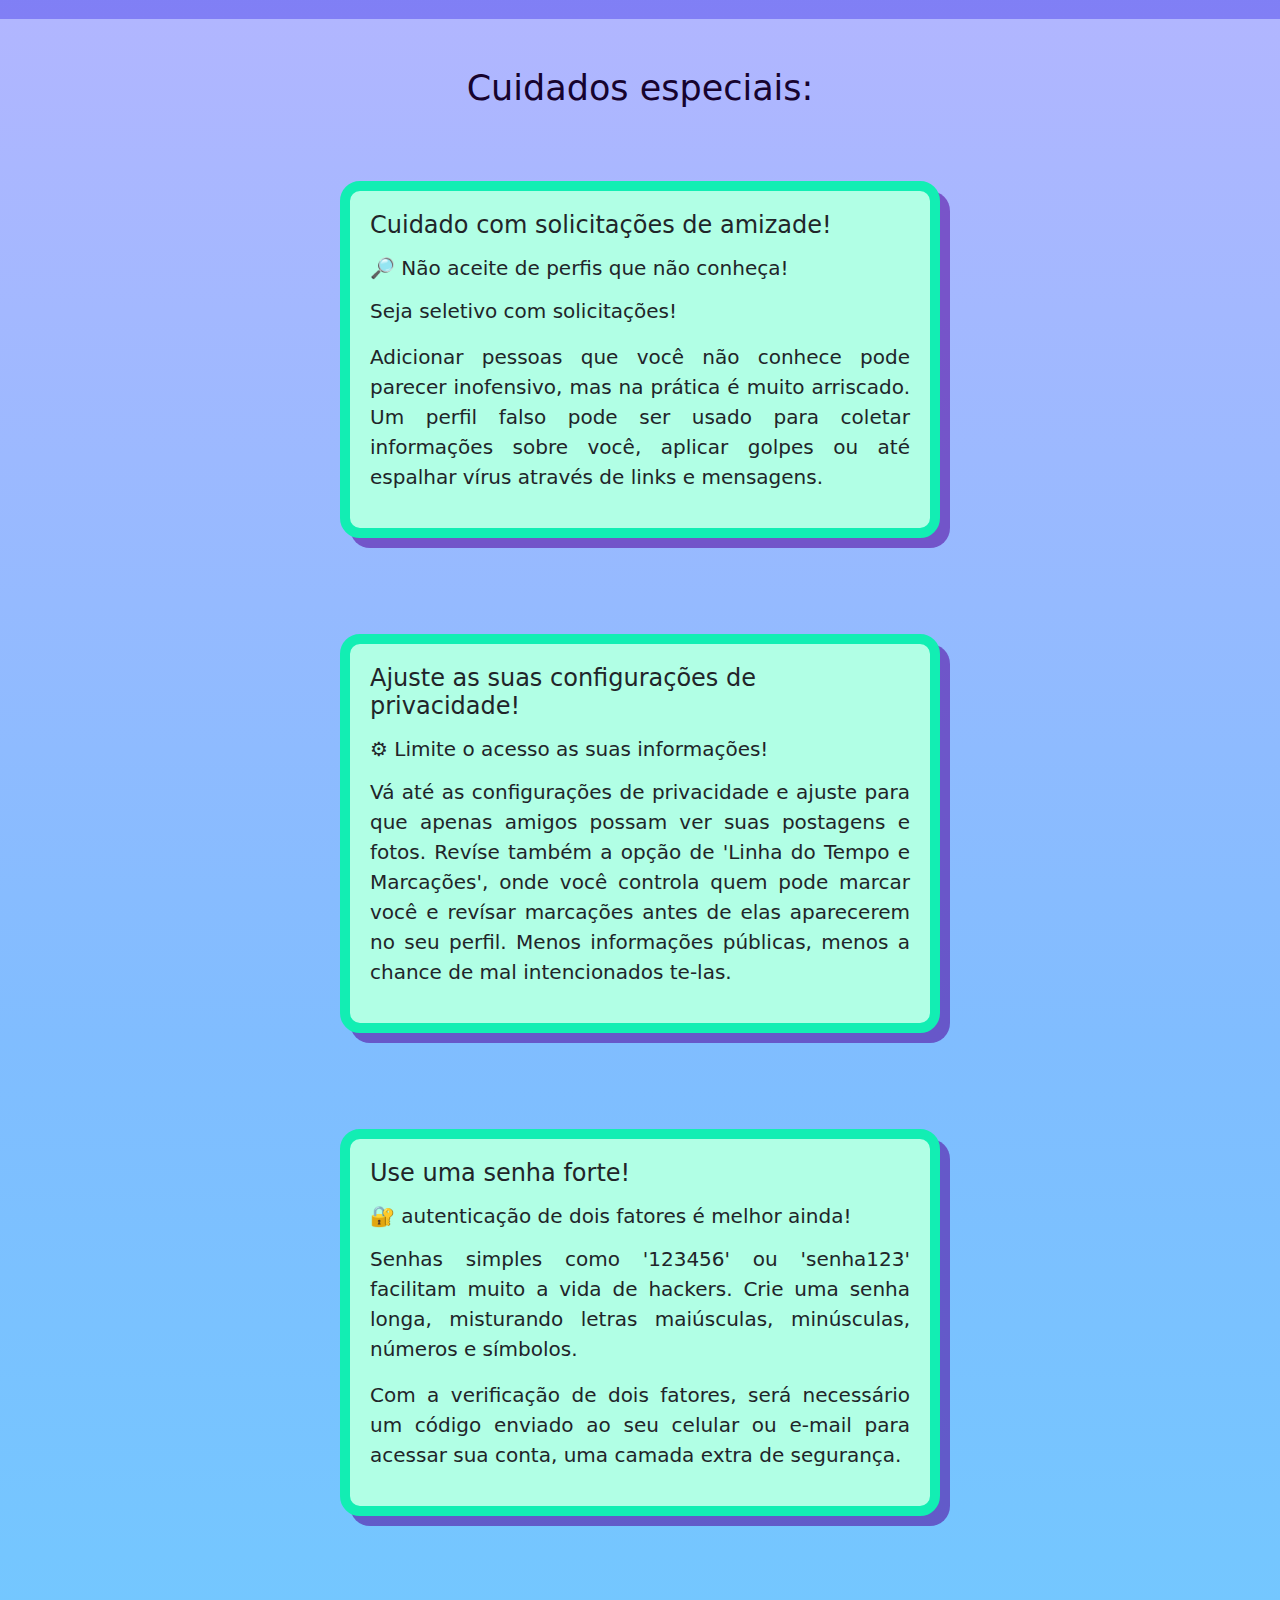
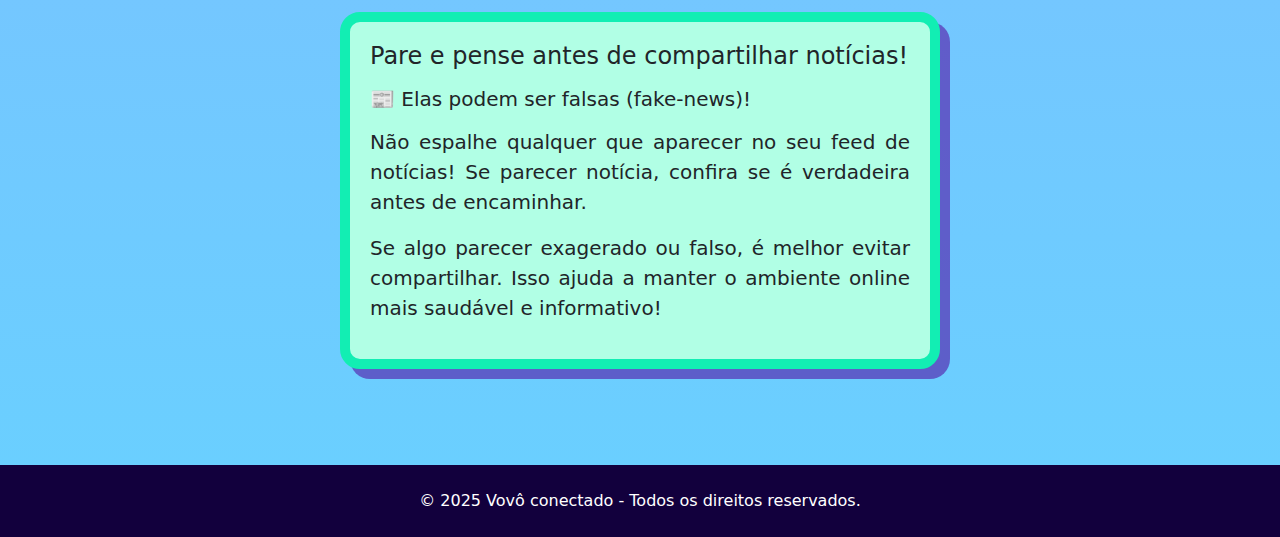
<file: faceTuto.html>
<!doctype html>
<html lang="pt-br">
<head>
    <meta charset="utf-8">
    <meta name="viewport" content="width=device-width, initial-scale=1">
    <title>Tutorial Facebook</title>
    <link href="https://cdn.jsdelivr.net/npm/bootstrap@5.3.3/dist/css/bootstrap.min.css" rel="stylesheet" integrity="sha384-QWTKZyjpPEjISv5WaRU9OFeRpok6YctnYmDr5pNlyT2bRjXh0JMhjY6hW+ALEwIH" crossorigin="anonymous">
    <link href="https://cdn.jsdelivr.net/npm/bootstrap-icons/font/bootstrap-icons.css" rel="stylesheet">
    <link rel="stylesheet" href="css/estiloGeral.css">
    <link rel="stylesheet" href="css/estiloTutoriais.css">
    <link rel="icon" href="img/logoGuia.png" type="image/png">
</head>
<body>


<header class="container_banner d-flex align-items-center justify-content-between p-3">

    <div class="logo">
        <a href="index.html"><img src="img/logo.png" alt="Logo do site" class="img-fluid"></a>
    </div>

    <nav class="p-0 navbar navbar-dark nav-pills nav-justified navbar-expand-lg bg-body-tertiary ">
        <div class="border-dark p-0 body-tertiary-none container-fluid cor">
            <a class="navbar-brand" href="#"></a>
            <button class="navbar-toggler" type="button" data-bs-toggle="collapse" data-bs-target="#navbarSupportedContent" aria-controls="navbarSupportedContent" aria-expanded="false" aria-label="Toggle navigation">
                <span class="text-bg-dark navbar-toggler-icon botaoResponsivo"></span>
            </button>
            <div class="text collapse navbar-collapse" id="navbarSupportedContent">
                <ul class="gap-5 navbar-nav me-auto mb-2 mb-lg-0">

                    <li class="item_menu nav-item">
                        <a class="nav-link" aria-current="page" href="index.html">Home</a>
                    </li>

                    <li class="nav-item dropdown item_menu">
                        <a class="nav-link dropdown-toggle item_ativo" href="#" role="button" data-bs-toggle="dropdown" aria-expanded="false">
                            Tutoriais
                        </a>
                        <ul class="dropdown-menu retangulo">
                            <li><a class="dropdown-item" href="whatzappTuto.html">WhatsApp</a></li>
                            <li><a class="dropdown-item item_ativo" href="faceTuto.html">Facebook</a></li>
                            <li><a class="dropdown-item" href="instaTuto.html">Instagram</a></li>
                            <li><a class="dropdown-item" href="googleTuto.html">Google</a></li>
                            <li><a class="dropdown-item" href="bancosTuto.html">Bancos</a></li>
                            <li><a class="dropdown-item" href="configuTuto.html">Configurações</a></li>
                        </ul>
                    </li>

                    <li class="item_menu nav-item">
                        <a class="nav-link" aria-current="page" href="sobre.html">Sobre</a>
                    </li>

                    <li class="item_menu nav-item">
                        <a class="nav-link" aria-current="page" href="contato.html">Contato</a>
                    </li>

                </ul>
            </div>
        </div>
    </nav>

</header>


<section class="inicio resumo d-flex justify-content-center align-items-center">
    <div class="row p-5 container-fluid">

        <div class="texto col d-flex justify-content-center align-items-center p-5">

            <div><h1>Facebook</h1>
                <p>O Facebook é uma ferramenta poderosa para se comunicar, compartilhar momentos e até promover negócios.
                    Com ele, você pode criar perfis, páginas e grupos, interagir com amigos e seguidores, e consumir
                    conteúdos variados.</p></div>
        </div>

        <div class="imagemzap col d-flex justify-content-center align-items-center mb-5 mt-5">
            <div><img src="img/home/facebook.png"></div>
        </div>

    </div>
</section>


<section class="instalacao d-flex flex-column align-items-center justify-content-center text-center">

    <div class="row d-flex justify-content-center align-items-center text-center container-fluid">
        <div class="titulo"><h3 class="mt-5 mb-4 text-white">Instalando o app:</h3></div>
    </div>

    <div class="row d-flex justify-content-center align-items-center container-fluid">
        <div class="explicacao1 d-flex justify-content-center align-items-center text-white mt-2"><p>Esse é um passo a passo simples
            que vai te ensinar a instalar e configurar o seu facebook</p></div>
    </div>



    <div class="row mt-5 w-100 mb-5">

        <div id="carouselExample" class="carousel slide">
            <div class="carousel-inner">

                <div class="carousel-item active">
                    <div class="container_tutorial row d-flex justify-content-center align-items-center p-5">
                        <div class="texto_explicativo col-xl-6 col-lg-6 col-md-12 col-sm-12 d-flex justify-content-center align-items-center text-white">
                            <div><p><b>1.</b> Você deve instalar o facebook na loja do seu celular (play store) e então abri-lo. Clique em criar outra 
                                conta e começar, informando sua data de nascimento.</p></div>
                        </div>
                        <div class="imagem_explicativa col-xl-6 col-lg-6 col-md-12 col-sm-12 d-flex justify-content-center align-items-center">
                            <div><img src="img/facebook/f1install.png" alt="Whatsapp" class="img-fluid"></div>
                        </div>
                    </div>
                </div>

                <div class="carousel-item">
                    <div class="container_tutorial row d-flex justify-content-center align-items-center p-5">
                        <div class="texto_explicativo col-xl-6 col-lg-6 col-md-12 col-sm-12 d-flex justify-content-center align-items-center text-white">
                            <div><p><b>2.</b> Você pode escolher informar seu numero de celular ou email, por onde será enviado um código em 
                                breve. Continue e crie uma senha "forte" que não pode ser facilmente desvendada.</p></div>
                        </div>
                        <div class="imagem_explicativa col-xl-6 col-lg-6 col-md-12 col-sm-12 d-flex justify-content-center align-items-center">
                            <div><img src="img/facebook/f2install.png" alt="Whatsapp" class="img-fluid"></div>
                        </div>
                    </div>
                </div>


                <div class="carousel-item">
                    <div class="container_tutorial row d-flex justify-content-center align-items-center p-5">
                        <div class="texto_explicativo col-xl-6 col-lg-6 col-md-12 col-sm-12 d-flex justify-content-center align-items-center text-white">
                            <div><p><b>3.</b> Você pode escolher salvar essas informações para facilitar seu login, ou então pular conforme 
                                sua escolhá. Em segida deverá informars seu nome, sobrenome e gênero.</p></div>
                        </div>
                        <div class="imagem_explicativa col-xl-6 col-lg-6 col-md-12 col-sm-12 d-flex justify-content-center align-items-center">
                            <div><img src="img/facebook/f3install.png" alt="Whatsapp" class="img-fluid"></div>
                        </div>
                    </div>
                </div>


                <div class="carousel-item">
                    <div class="container_tutorial row d-flex justify-content-center align-items-center p-5">
                        <div class="texto_explicativo col-xl-6 col-lg-6 col-md-12 col-sm-12 d-flex justify-content-center align-items-center text-white">
                            <div><p><b>4.</b> Aceite os termos e politicas do facebook, que vai te mandar um codigo de verificação no seu numero ou email que foi informado no inicio do procedimento, copie, cole no campo e avance. SUa conta está criada!</p></div>
                        </div>
                        <div class="imagem_explicativa col-xl-6 col-lg-6 col-md-12 col-sm-12 d-flex justify-content-center align-items-center">
                            <div><img src="img/facebook/f4install.png" alt="Whatsapp" class="img-fluid"></div>
                        </div>
                    </div>
                </div>

            </div>
            <button class="carousel-control-prev" type="button" data-bs-target="#carouselExample" data-bs-slide="prev">
                <span class="carousel-control-prev-icon" aria-hidden="true"></span>
                <span class="visually-hidden">Previous</span>
            </button>
            <button class="carousel-control-next" type="button" data-bs-target="#carouselExample" data-bs-slide="next">
                <span class="carousel-control-next-icon" aria-hidden="true"></span>
                <span class="visually-hidden">Next</span>
            </button>
        </div>

    </div>

    <div class="row d-flex justify-content-center recomen_video mb-5 container-fluid">

        <div class="col-xl-6 col-lg-12 col-md-12 col-sm-12 d-flex justify-content-center align-items-center">
            <div class="d-flex align-content-center justify-content-center"><h3>Ficou com alguma dúvida? Confira o tutorial em vídeo a seguir:</h3></div>
        </div>

        <div class="col-xl-6 col-lg-12 col-md-12 col-sm-12 d-flex justify-content-center align-items-center mb-5">
            <div class="d-flex align-content-center justify-content-center">
                <iframe width="560" height="315" src="https://www.youtube.com/embed/hZia8zUhGBc?si=JD1kJffhKhj7UZym"
                title="YouTube video player" frameborder="0" allow="accelerometer; autoplay; clipboard-write; encrypted-media; gyroscope; picture-in-picture; web-share" referrerpolicy="strict-origin-when-cross-origin" allowfullscreen></iframe>
            </div>
        </div>

    </div>


</section>


<section class="explicacoes d-flex flex-column justify-content-center align-items-center">

    <div class="row container-fluid">
  
        <div class="col-xl-6 col-lg-12 col-md-12 col-sm-12 p-5  d-flex justify-content-center align-items-center">
            <div>
              <img class="img-fluid" src="img/facebook/inicioFace.png">
            </div>
        </div>
  
        <div class="col p-5 d-flex justify-content-center align-items-center">
          <div>
            <h4 class="mb-5">Funções da tela inicial do Facebook:</h4>
            <p><b>Mais ( + ):</b> Serve para postar no feed, nos stories, fazer um Reels ou uma Live</p>
            <p><b>Buscar/Explorar ( <i class="bi bi-search"></i> ):</b> Descobrir novas contas, vídeos e fotos.</p>
            <p><b>Messenger/direct ( <i class="bi bi-messenger"></i> ):</b> Serve para acessar suas mensagens diretas (DMs) e conversar com outras pessoas.</p>
            <p><b>Home ( <i class="bi bi-house-door-fill"></i> ):</b> Onde você está (tela inicial)</p>
            <p><b>Amigos ( <i class="bi bi-people"></i> ):</b> Mostra pedidos de amizade e sugestões de amigos</p>
            <p><b>Perfil ( <i class="bi bi-person-circle"></i> ):</b> Acessa seu próprio perfil, onde você vê seus posts, fotos, etc.</p>   
            <p><b>Notificações ( <i class="bi bi-bell"></i> ):</b> Lista curtidas, comentários, marcações e interações recentes</p>
            <p><b>Menu ( <i class="bi bi-list"></i> ):</b> Dá acesso a páginas, grupos, marketplace, eventos, configurações, etc.</p>
            <p><b>Área dos storys:</b> Você pode criar um story ou visualizar de amigos e paginas que segue.</p>

            <p><b>Icones de uma postagem no Facebook:</b></p>
                <ul>
                  <li><b>Curtir (icone de joia/like ):</b> Você curte a postagem. Se pressionar e segurar, aparecem outras reações (😆 😂 😢 😡 etc.)</li>
                  <li><b>Comentar ( <i class="bi bi-chat"></i> ):</b> Comentar na postagem.</li> 
                  <li><b>Compartilhar:</b> Compartilhar postagem.</li>
                  <li><b>Três pontinhos ( <i class="bi bi-three-dots-vertical"></i> ):</b> Menu de opções (salvar o post, denunciar, ocultar, etc.).</li>
                  <li><b>Ver mais:</b> Mostra todo o texto quando ele é muito longo</li>
                </ul>                
          </div>
        </div>
  
    </div>
  
</section>


<section class="cuidados d-flex flex-column justify-content-center align-items-center">

    <div class="row d-flex justify-content-center align-items-center container-fluid">
        <div class="titulo2 d-flex justify-content-center align-items-center"><h3 class="mt-5 mb-4">Cuidados especiais:</h3></div>
    </div>

    <div class="row container-fluid d-flex justify-content-center align-items-center">

        <div class="col d-flex justify-content-center align-items-center p-5">

            <div class="primeiro cuidadoCard">
                <h4>Cuidado com solicitações de amizade!</h4>
                <h5 class="mt-3 mb-3">🔎 Não aceite de perfis que não conheça!</h5>
                <p>Seja seletivo com solicitações!</p>
                <p>Adicionar pessoas que você não conhece pode parecer inofensivo, mas na prática é muito arriscado.
                   Um perfil falso pode ser usado para coletar informações sobre você, aplicar golpes ou até espalhar
                   vírus através de links e mensagens.</p>

            </div>

        </div>

        <div class="col d-flex justify-content-center align-items-center p-5">

            <div class="cuidadoCard">
                <h4>Ajuste as suas configurações de privacidade!</h4>
                <h5 class="mt-3 mb-3">⚙ Limite o acesso as suas informações!</h5>
                <p>Vá até as configurações de privacidade e ajuste para que apenas amigos possam ver suas postagens e
                fotos. Revíse também a opção de 'Linha do Tempo e Marcações', onde você controla quem pode marcar você e
                revísar marcações antes de elas aparecerem no seu perfil. Menos informações públicas, menos a chance de
                mal intencionados te-las.</p>
            </div>

        </div>

    </div>

    <div class="row container-fluid d-flex justify-content-center align-items-center mb-5">

        <div class="col d-flex justify-content-center align-items-center p-5">

            <div class="primeiro cuidadoCard">
                <h4>Use uma senha forte!</h4>
                <h5 class="mt-3 mb-3">🔐 autenticação de dois fatores é melhor ainda!</h5>
                <p>Senhas simples como '123456' ou 'senha123' facilitam muito a vida de hackers. Crie uma senha longa,
                misturando letras maiúsculas, minúsculas, números e símbolos.</p>
                <p>Com a verificação de dois fatores, será necessário um código enviado ao seu celular ou e-mail para
                acessar sua conta, uma camada extra de segurança.</p>
            </div>

        </div>

        <div class="col d-flex justify-content-center align-items-center p-5">

            <div class="cuidadoCard">
                <h4>Pare e pense antes de compartilhar notícias!</h4>
                <h5 class="mt-3 mb-3">📰 Elas podem ser falsas (fake-news)!</h5>
                <p>Não espalhe qualquer que aparecer no seu feed de notícias! Se parecer notícia, confira se é verdadeira antes de
                encaminhar.</p>
                <p>Se algo parecer exagerado ou falso, é melhor evitar compartilhar. Isso ajuda a manter o ambiente online
                mais saudável e informativo!</p>
            </div>

        </div>

    </div>

</section>

<footer class="container_rodape d-flex flex-column justify-content-center align-items-center">

    <div class="fim_rodape p-2 text-center text-white w-100 d-flex justify-content-center align-items-center">
        <p class="mt-3">© 2025 Vovô conectado - Todos os direitos reservados.</p>
    </div>

</footer>

<script src="https://cdn.jsdelivr.net/npm/bootstrap@5.3.3/dist/js/bootstrap.bundle.min.js" integrity="sha384-YvpcrYf0tY3lHB60NNkmXc5s9fDVZLESaAA55NDzOxhy9GkcIdslK1eN7N6jIeHz" crossorigin="anonymous"></script>
</body>
</html>
</file>
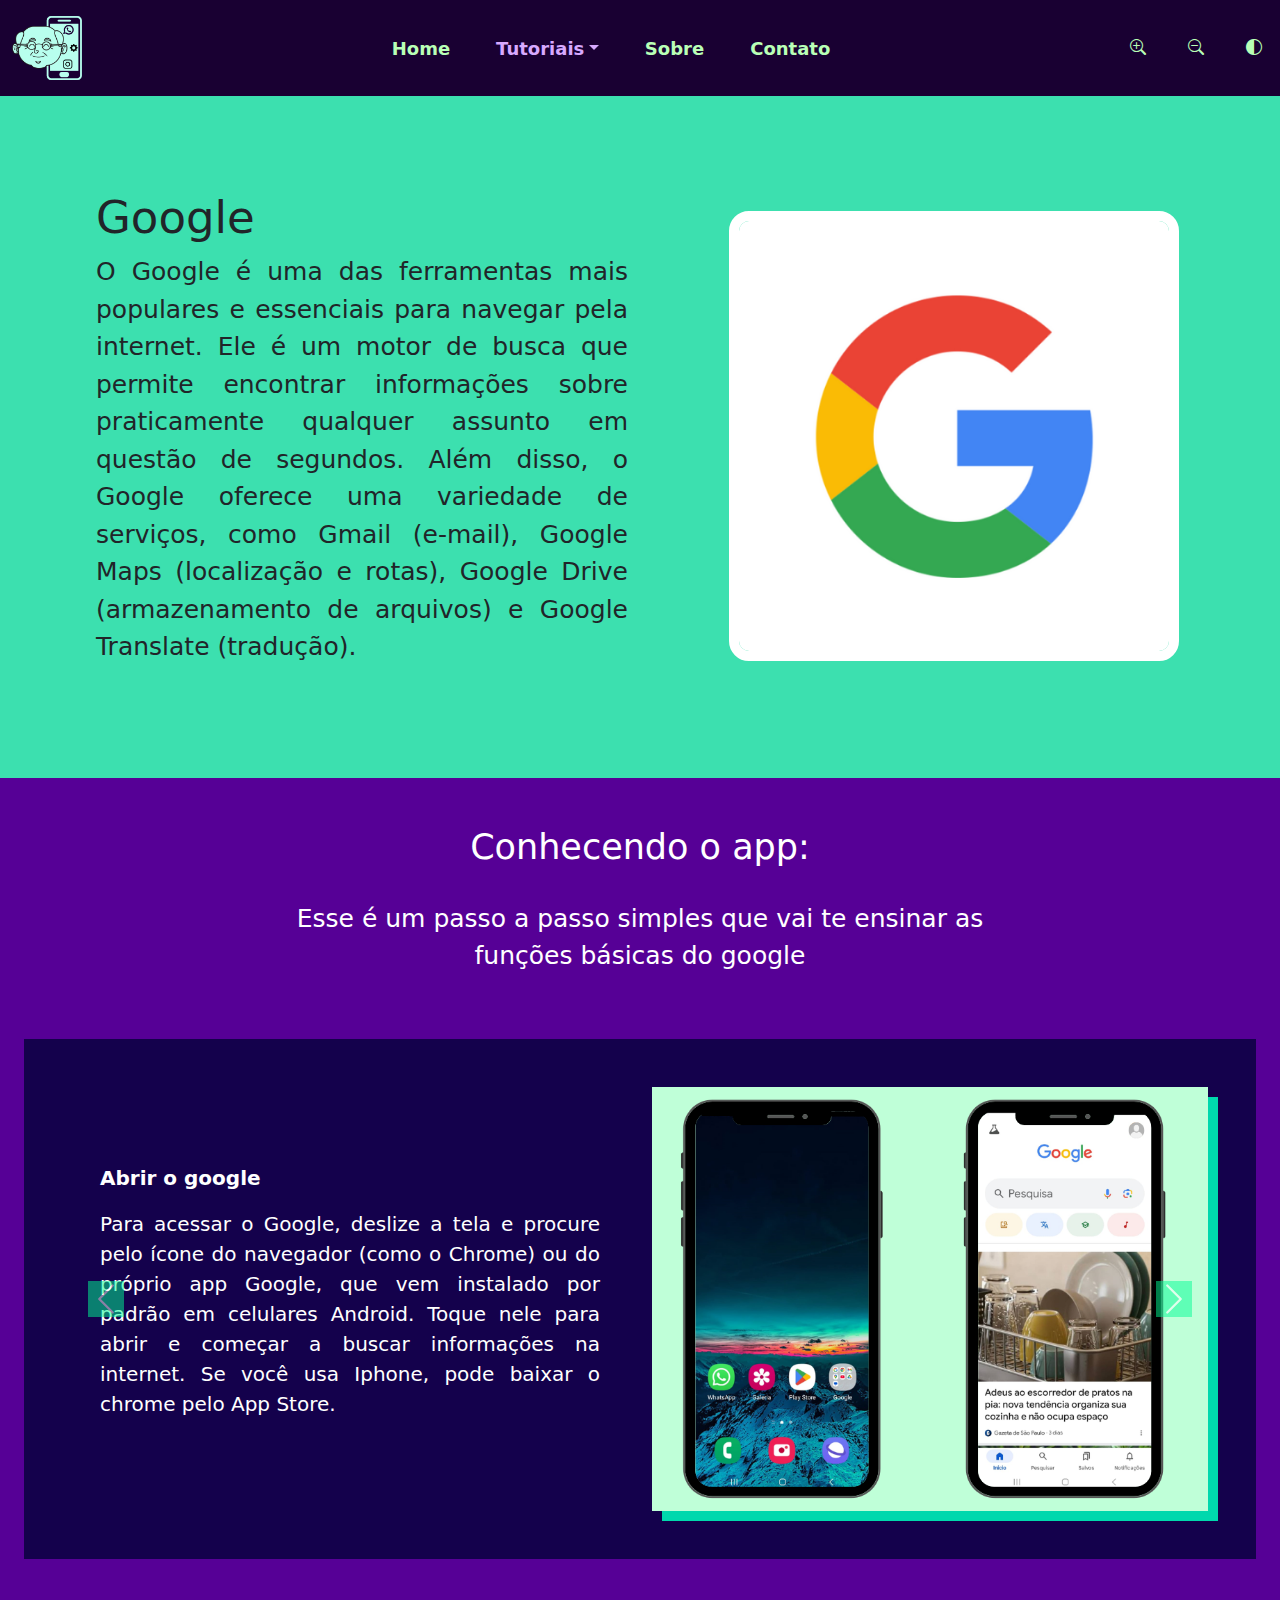
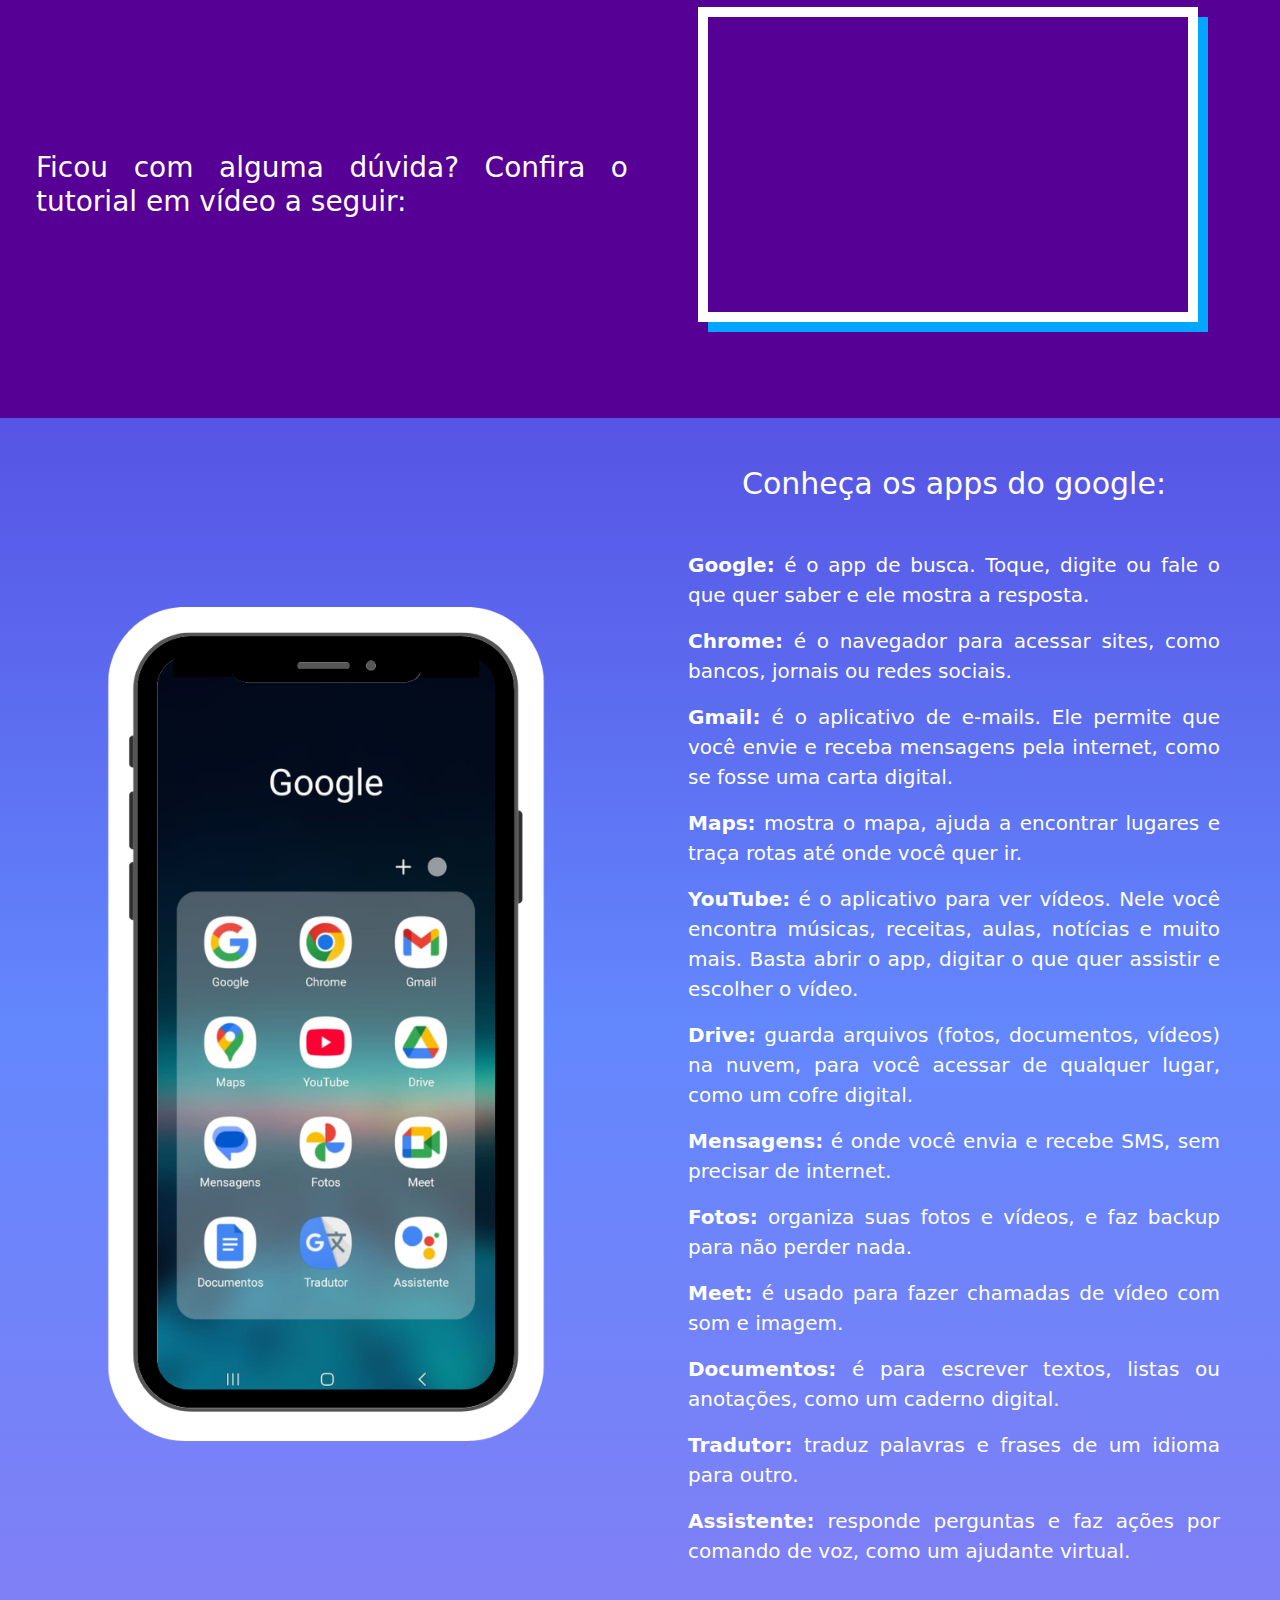
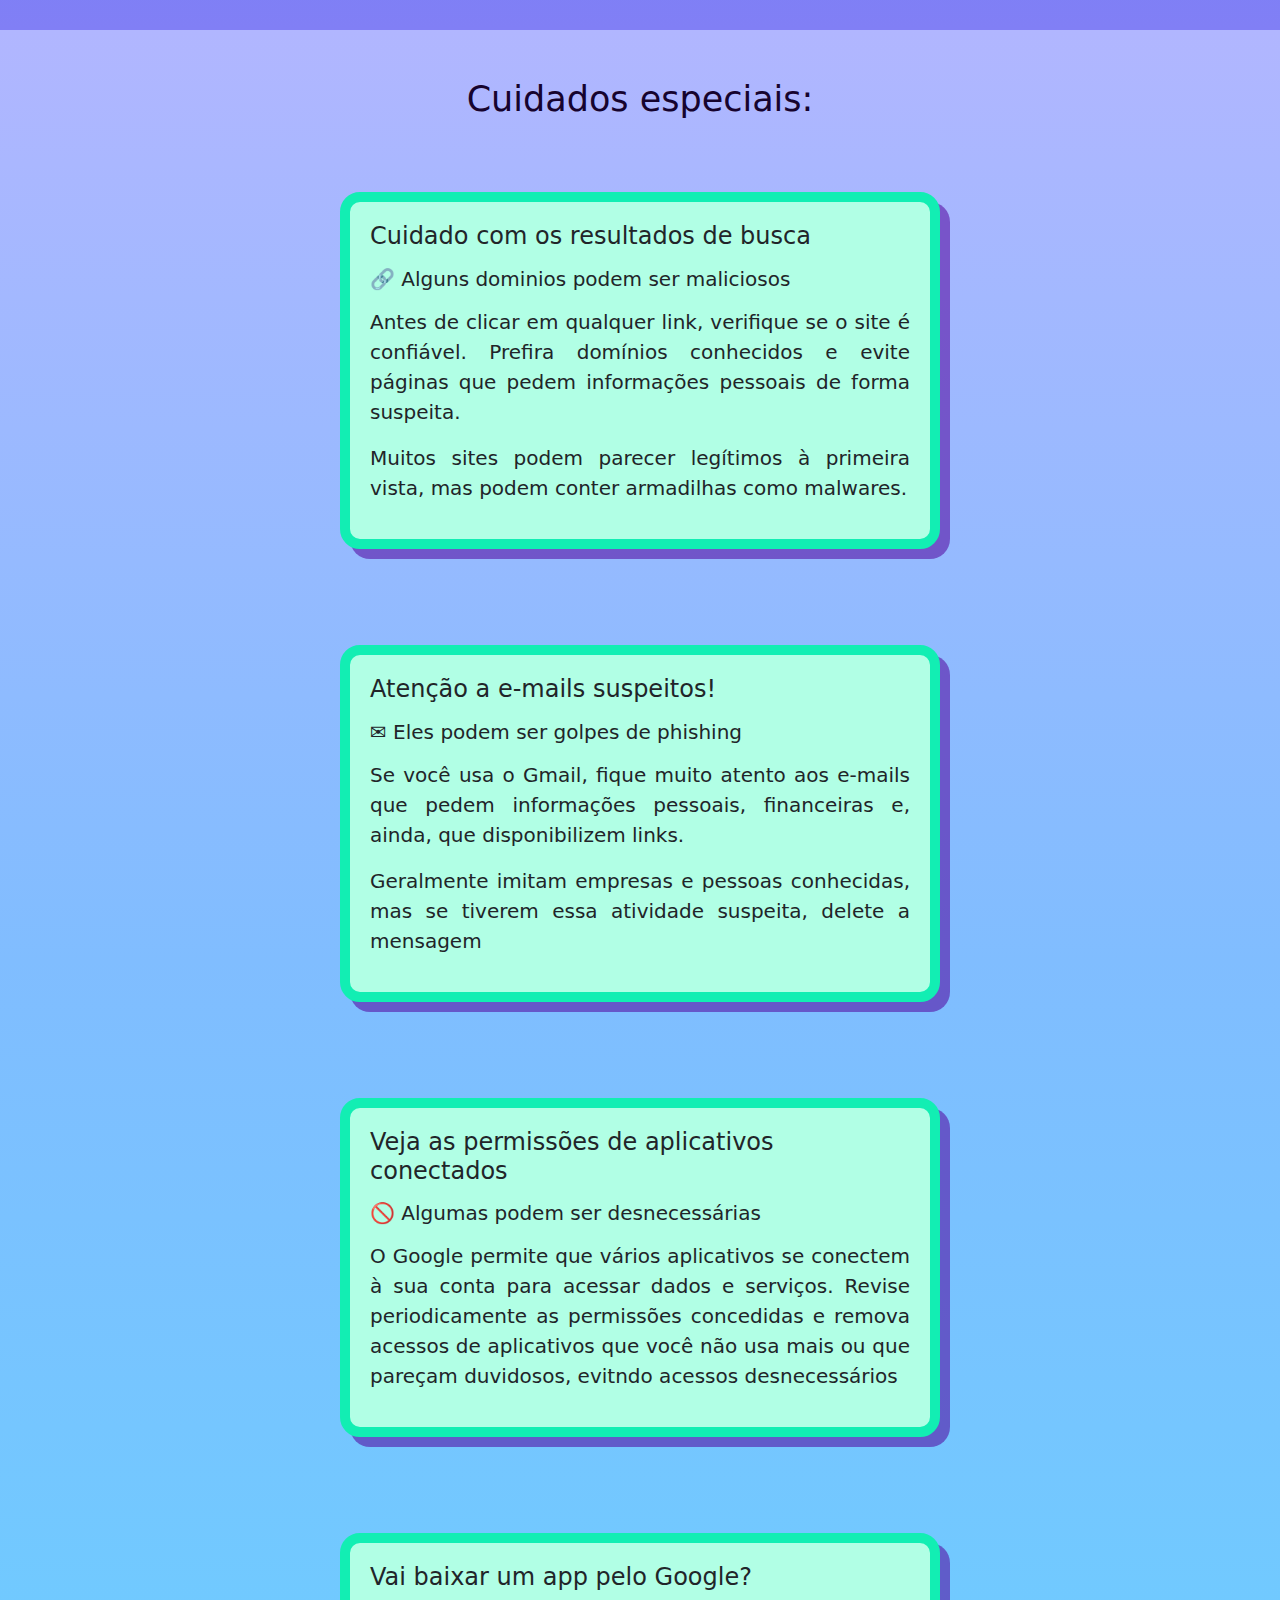
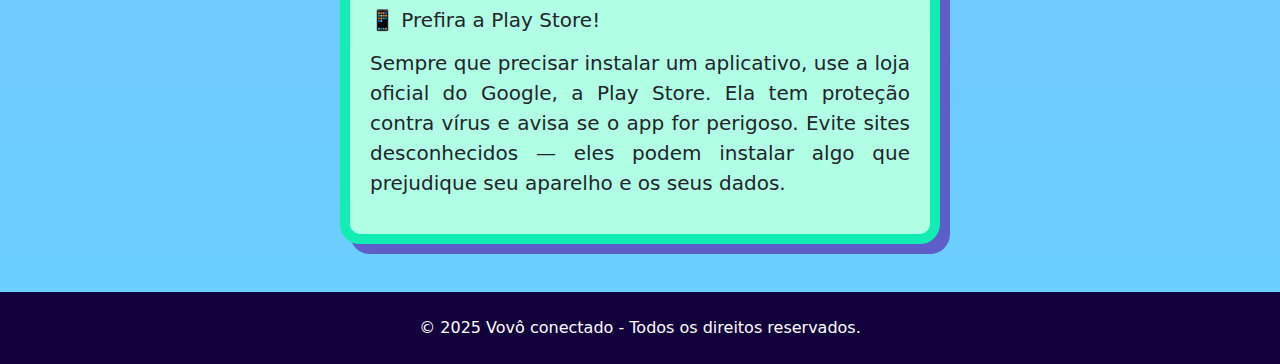
<file: googleTuto.html>
<!doctype html>
<html lang="pt-br">
<head>
    <meta charset="utf-8">
    <meta name="viewport" content="width=device-width, initial-scale=1">
    <title>Tutorial Google</title>
    <link href="https://cdn.jsdelivr.net/npm/bootstrap@5.3.3/dist/css/bootstrap.min.css" rel="stylesheet" integrity="sha384-QWTKZyjpPEjISv5WaRU9OFeRpok6YctnYmDr5pNlyT2bRjXh0JMhjY6hW+ALEwIH" crossorigin="anonymous">
    <link href="https://cdn.jsdelivr.net/npm/bootstrap-icons/font/bootstrap-icons.css" rel="stylesheet">
    <link rel="stylesheet" href="css/estiloGeral.css">
    <link rel="stylesheet" href="css/estiloTutoriais.css">
    <link rel="icon" href="img/logoGuia.png" type="image/png">
</head>
<body>
<header>
  <nav class="navbar navbar-expand-xl fixed-top cor" data-bs-theme="dark">
    <div class="container-fluid d-flex justify-content-between align-items-center">
      <a class="navbar-brand" href="index.html">
        <img src="img/logo.png" class="img-fluid" alt="logo do portifolio">
      </a>
      <div class="d-flex align-items-center d-xl-none">
        <div class="acessibilidade-botoes d-flex">
          <button onclick="mudarFonte('+')" title="Aumentar fonte"><i class="bi bi-zoom-in"></i></button>
          <button onclick="mudarFonte('-')" title="Diminuir fonte"><i class="bi bi-zoom-out"></i></button>
          <button onclick="modoMonocromatico()" title="Modo monocromático"><i class="bi bi-circle-half"></i></button>
        </div>
      </div>
      <button class="navbar-toggler" type="button" data-bs-toggle="collapse"
              data-bs-target="#navbarSupportedContent" aria-controls="navbarSupportedContent"
              aria-expanded="false" aria-label="Toggle navigation">
        <span class="navbar-toggler-icon"></span>
      </button>
      <div class="collapse navbar-collapse justify-content-center" id="navbarSupportedContent">
        <ul class="navbar-nav mb-2 mb-lg-0">
            <li class="item_menu nav-item"><a class="nav-link" aria-current="page" href="index.html">Home</a></li>
            <li class="nav-item dropdown item_menu"><a class="nav-link dropdown-toggle item_menu item_ativo" href="#" role="button" data-bs-toggle="dropdown" aria-expanded="false">Tutoriais</a>
              <ul class="dropdown-menu retangulo">
                <li><a class="dropdown-item" href="whatzappTuto.html">WhatsApp</a></li>
                <li><a class="dropdown-item" href="faceTuto.html">Facebook</a></li>
                <li><a class="dropdown-item" href="instaTuto.html">Instagram</a></li>
                <li><a class="dropdown-item item_ativo" href="googleTuto.html">Google</a></li>
                <li><a class="dropdown-item" href="bancosTuto.html">Bancos</a></li>
                <li><a class="dropdown-item" href="configuTuto.html">Configurações</a></li>
              </ul>
            </li>
            <li class="item_menu nav-item"><a class="nav-link" aria-current="page" href="sobre.html">Sobre</a></li>
            <li class="item_menu nav-item"><a class="nav-link" aria-current="page" href="contato.html">Contato</a></li>
        </ul>
      </div>
      <div class="acessibilidade-botoes d-none d-xl-flex">
        <button onclick="mudarFonte('+')" title="Aumentar fonte"><i class="bi bi-zoom-in"></i></button>
        <button onclick="mudarFonte('-')" title="Diminuir fonte"><i class="bi bi-zoom-out"></i></button>
        <button onclick="modoMonocromatico()" title="Modo monocromático"><i class="bi bi-circle-half"></i></button>
      </div>
    </div>
  </nav>
</header>
<section class="inicio resumo d-flex justify-content-center align-items-center">
    <div class="row p-5 container-fluid">

        <div class="texto col d-flex justify-content-center align-items-center p-5">

            <div>
                <h1>Google</h1>
                <p>O Google é uma das ferramentas mais populares e essenciais para navegar pela internet. Ele é um motor
                    de busca que permite encontrar informações sobre praticamente qualquer assunto em questão de segundos.
                    Além disso, o Google oferece uma variedade de serviços, como Gmail (e-mail), Google Maps
                    (localização e rotas), Google Drive (armazenamento de arquivos) e Google Translate (tradução).</p>
            </div>
        </div>

        <div class="imagemzap col d-flex justify-content-center align-items-center mb-5 mt-5">
            <div><img src="img/home/google.png"></div>
        </div>

    </div>
</section>

<section class="instalacao container-fluid d-flex flex-column align-items-center justify-content-center text-center">

    <div class="row d-flex justify-content-center align-items-center text-center container-fluid">
        <div class="titulo"><h3 class="mt-5 mb-4 text-white">Conhecendo o app:</h3></div>
    </div>

    <div class="row d-flex justify-content-center align-items-center container-fluid">
        <div class="explicacao1 d-flex justify-content-center align-items-center text-white mt-2"><p>Esse é um passo a passo simples
            que vai te ensinar as funções básicas do google</p></div>
    </div>

    <div class="row mt-5 w-100 mb-5">

        <div id="carouselExample" class="carousel slide">
            <div class="carousel-inner">

                <div class="carousel-item active">
                    <div class="container_tutorial row d-flex justify-content-center align-items-center p-5">
                        <div class="texto_explicativo col-xl-6 col-lg-6 col-md-12 col-sm-12 d-flex justify-content-center align-items-center text-white">
                            <div>
                                <p><b>Abrir o google</b></p>
                                <p>Para acessar o Google, deslize a tela e procure pelo ícone do navegador (como o Chrome) ou do 
                                    próprio app Google, que vem instalado por padrão em celulares Android. Toque nele para abrir e começar a buscar informações na internet. Se você 
                                    usa Iphone, pode baixar o chrome pelo App Store.</p>
                            </div>
                        </div>
                        <div class="imagem_explicativa col-xl-6 col-lg-6 col-md-12 col-sm-12 d-flex justify-content-center align-items-center">
                            <div><img src="img/google/InicioGoogle.png" alt="Whatsapp" class="img-fluid"></div>
                        </div>
                    </div>
                </div>

                <div class="carousel-item">
                    <div class="container_tutorial row d-flex justify-content-center align-items-center p-5">
                        <div class="texto_explicativo col-xl-6 col-lg-6 col-md-12 col-sm-12 d-flex justify-content-center align-items-center text-white">
                            <div>
                                <p><b>Criar conta Google</b></p>
                                <p>Uma conta Google permite acessar o Gmail, YouTube, Google Drive e outros serviços. Para criar, 
                                    toque em “Fazer login” no Google e depois em “Criar conta” para "Uso pessoal". Siga as instruções preenchendo 
                                    nome, idade e gênero, crie um endereço para o email e uma senha forte, concorde com os termos.</p>
                            </div>
                        </div>
                        <div class="imagem_explicativa col-xl-6 col-lg-6 col-md-12 col-sm-12 d-flex justify-content-center align-items-center">
                            <div><img src="img/google/criarConta.png" alt="Whatsapp" class="img-fluid"></div>
                        </div>
                    </div>
                </div>

                <div class="carousel-item">
                    <div class="container_tutorial row d-flex justify-content-center align-items-center p-5">
                        <div class="texto_explicativo col-xl-6 col-lg-6 col-md-12 col-sm-12 d-flex justify-content-center align-items-center text-white">
                            <div>
                                <p><b>Pesquisar no google</b></p>
                                <p>Digite uma pergunta, palavra ou frase na barra de busca do Google e toque em "Buscar". Você verá
                                     uma lista de sites, imagens e vídeos relacionados ao que procurou. É possivel pesquisar 
                                     por uma imagem salva no seu celular, clicando em um icone de camêra, ou por voz, em um icone 
                                     de microfone.</p>
                            </div>
                        </div>
                        <div class="imagem_explicativa col-xl-6 col-lg-6 col-md-12 col-sm-12 d-flex justify-content-center align-items-center">
                            <div><img src="img/google/pesquisar.png" alt="Whatsapp" class="img-fluid"></div>
                        </div>
                    </div>
                </div>

                <div class="carousel-item">
                    <div class="container_tutorial row d-flex justify-content-center align-items-center p-5">
                        <div class="texto_explicativo col-xl-6 col-lg-6 col-md-12 col-sm-12 d-flex justify-content-center align-items-center text-white">
                            <div>
                                <p><b>Usar o google tradutor</b></p>
                                <p>Com o Google Tradutor, você pode traduzir palavras ou frases. Basta digitar o texto e escolher o 
                                    idioma desejado. Você também pode usar o microfone ou a câmera para traduzir por voz ou imagem. 
                                    Além de pesquisar pelo termo, ou clicar no icone da tela inicial, é possivel baixar seu app na 
                                    play store.</p></div>
                            </div>
                        <div class="imagem_explicativa col-xl-6 col-lg-6 col-md-12 col-sm-12 d-flex justify-content-center align-items-center">
                            <div><img src="img/google/tradutor.png" alt="Whatsapp" class="img-fluid"></div>
                        </div>
                    </div>
                </div>

                <div class="carousel-item">
                    <div class="container_tutorial row d-flex justify-content-center align-items-center p-5">
                        <div class="texto_explicativo col-xl-6 col-lg-6 col-md-12 col-sm-12 d-flex justify-content-center align-items-center text-white">
                            <div>
                                <p><b>Usar o google maps</b></p>
                                <p>O Google Maps mostra mapas e ajuda você a encontrar lugares, como farmácias, mercados e hospitais.
                                     Basta digitar o nome do lugar e o app mostrará como chegar lá. Você pode interagir com imagens 
                                     em 360° para visualizar o local, conferir avaliações de outras pessoas e contribuir com as suas.</p>
                            </div>
                        </div>
                        <div class="imagem_explicativa col-xl-6 col-lg-6 col-md-12 col-sm-12 d-flex justify-content-center align-items-center">
                            <div><img src="img/google/googleMaps.png" alt="Whatsapp" class="img-fluid"></div>
                        </div>
                    </div>
                </div>

            </div>
            <button class="carousel-control-prev" type="button" data-bs-target="#carouselExample" data-bs-slide="prev">
                <span class="carousel-control-prev-icon" aria-hidden="true"></span>
                <span class="visually-hidden">Previous</span>
            </button>
            <button class="carousel-control-next" type="button" data-bs-target="#carouselExample" data-bs-slide="next">
                <span class="carousel-control-next-icon" aria-hidden="true"></span>
                <span class="visually-hidden">Next</span>
            </button>
        </div>

    </div>

    <div class="row d-flex justify-content-center recomen_video mb-5 container-fluid">

        <div class="col-xl-6 col-lg-12 col-md-12 col-sm-12 d-flex justify-content-center align-items-center">
            <div class="d-flex align-content-center justify-content-center"><h3>Ficou com alguma dúvida? Confira o tutorial em vídeo a seguir:</h3></div>
        </div>

        <div class="col-xl-6 col-lg-12 col-md-12 col-sm-12 d-flex justify-content-center align-items-center mb-5">
            <div class="d-flex align-content-center justify-content-center">
                <iframe width="560" height="315" src="https://www.youtube.com/embed/Wsnc4wmhwLw?si=bgZ3InTSBeQhHThT"
                        title="YouTube video player" frameborder="0" allow="accelerometer; autoplay; clipboard-write; encrypted-media; gyroscope; picture-in-picture; web-share" referrerpolicy="strict-origin-when-cross-origin" allowfullscreen></iframe>
            </div>
        </div>

    </div>

</section>

<section class="explicacoes d-flex flex-column justify-content-center align-items-center">

    <div class="row container-fluid">
  
        <div class="col-xl-6 col-lg-12 col-md-12 col-sm-12 p-5  d-flex justify-content-center align-items-center">
            <div>
              <img class="img-fluid" src="img/google/appsGoogle.png">
            </div>
        </div>
  
        <div class="col p-5 d-flex justify-content-center align-items-center">
          <div>
            <h4 class="mb-5">Conheça os apps do google:</h4>
            <p><b>Google:</b> é o app de busca. Toque, digite ou fale o que quer saber e ele mostra a resposta.</p>
              <p><b>Chrome:</b> é o navegador para acessar sites, como bancos, jornais ou redes sociais.</p>
              <p><b>Gmail:</b> é o aplicativo de e-mails. Ele permite que você envie e receba mensagens pela internet, como se 
                fosse uma carta digital.</p>
              <p><b>Maps:</b>  mostra o mapa, ajuda a encontrar lugares e traça rotas até onde você quer ir.</p>
              <p><b>YouTube:</b> é o aplicativo para ver vídeos. Nele você encontra músicas, receitas, aulas, notícias e muito mais.
                 Basta abrir o app, digitar o que quer assistir e escolher o vídeo.</p>
              <p><b>Drive:</b> guarda arquivos (fotos, documentos, vídeos) na nuvem, para você acessar de qualquer lugar, como um cofre digital.</p>
              <p><b>Mensagens:</b> é onde você envia e recebe SMS, sem precisar de internet.</p>  
              <p><b>Fotos:</b> organiza suas fotos e vídeos, e faz backup para não perder nada.</p>
              <p><b>Meet:</b> é usado para fazer chamadas de vídeo com som e imagem.</p>
              <p><b>Documentos:</b> é para escrever textos, listas ou anotações, como um caderno digital.</p>  
              <p><b>Tradutor:</b> traduz palavras e frases de um idioma para outro.</p>
              <p><b>Assistente:</b> responde perguntas e faz ações por comando de voz, como um ajudante virtual.</p>    

          </div>
        </div>
  
    </div>

</section>    

<section class="cuidados d-flex flex-column justify-content-center align-items-center">

    <div class="row d-flex justify-content-center align-items-center container-fluid">
        <div class="titulo2 d-flex justify-content-center align-items-center"><h3 class="mt-5 mb-4">Cuidados especiais:</h3></div>
    </div>

    <div class="row container-fluid">

        <div class="col d-flex justify-content-center align-items-center p-5">

            <div class="primeiro cuidadoCard">
                <h4>Cuidado com os resultados de busca</h4>
                <h5 class="mt-3 mb-3">🔗 Alguns dominios podem ser maliciosos</h5>
                <p>Antes de clicar em qualquer link, verifique se o site é confiável. Prefira domínios conhecidos e evite
                   páginas que pedem informações pessoais de forma suspeita.</p>
                <p>Muitos sites podem parecer legítimos à primeira vista, mas podem conter armadilhas como malwares.</p>
            </div>

        </div>

        <div class="col d-flex justify-content-center align-items-center p-5">

            <div class="cuidadoCard">
                <h4>Atenção a e-mails suspeitos!</h4>
                <h5 class="mt-3 mb-3">✉ Eles podem ser golpes de phishing</h5>
                <p>Se você usa o Gmail, fique muito atento aos e-mails que pedem informações pessoais, financeiras e,
                ainda, que disponibilizem links.</p>
                <p>Geralmente imitam empresas e pessoas conhecidas, mas se tiverem essa atividade suspeita, delete a mensagem</p>
            </div>

        </div>

    </div>

    <div class="row container-fluid">

        <div class="col d-flex justify-content-center align-items-center p-5">

            <div class="primeiro cuidadoCard">
                <h4>Veja as permissões de aplicativos conectados</h4>
                <h5 class="mt-3 mb-3">🚫 Algumas podem ser desnecessárias</h5>
                <p>O Google permite que vários aplicativos se conectem à sua conta para acessar dados e serviços. Revise
                    periodicamente as permissões concedidas e remova acessos de aplicativos que você não usa mais ou que
                    pareçam duvidosos, evitndo acessos desnecessários</p>
            </div>

        </div>

        <div class="col d-flex justify-content-center align-items-center p-5">

            <div class="cuidadoCard">
                <h4>Vai baixar um app pelo Google?</h4>
                <h5 class="mt-3 mb-3">📱 Prefira a Play Store!</h5>
                <p>Sempre que precisar instalar um aplicativo, use a loja oficial do Google, a Play Store. Ela tem proteção contra 
                    vírus e avisa se o app for perigoso. Evite sites desconhecidos — eles podem instalar algo que prejudique seu aparelho e os seus dados.
                </p>
            </div>

        </div>

    </div>

</section>

<footer class="container_rodape d-flex flex-column justify-content-center align-items-center">
    <div class="fim_rodape p-2 text-center text-white w-100 d-flex justify-content-center align-items-center">
        <p class="mt-3">© 2025 Vovô conectado - Todos os direitos reservados.</p>
    </div>
</footer>
<script src="https://cdn.jsdelivr.net/npm/bootstrap@5.3.3/dist/js/bootstrap.bundle.min.js" integrity="sha384-YvpcrYf0tY3lHB60NNkmXc5s9fDVZLESaAA55NDzOxhy9GkcIdslK1eN7N6jIeHz" crossorigin="anonymous"></script>
<script src="js/script.js"></script>
</body>
</html>
</file>
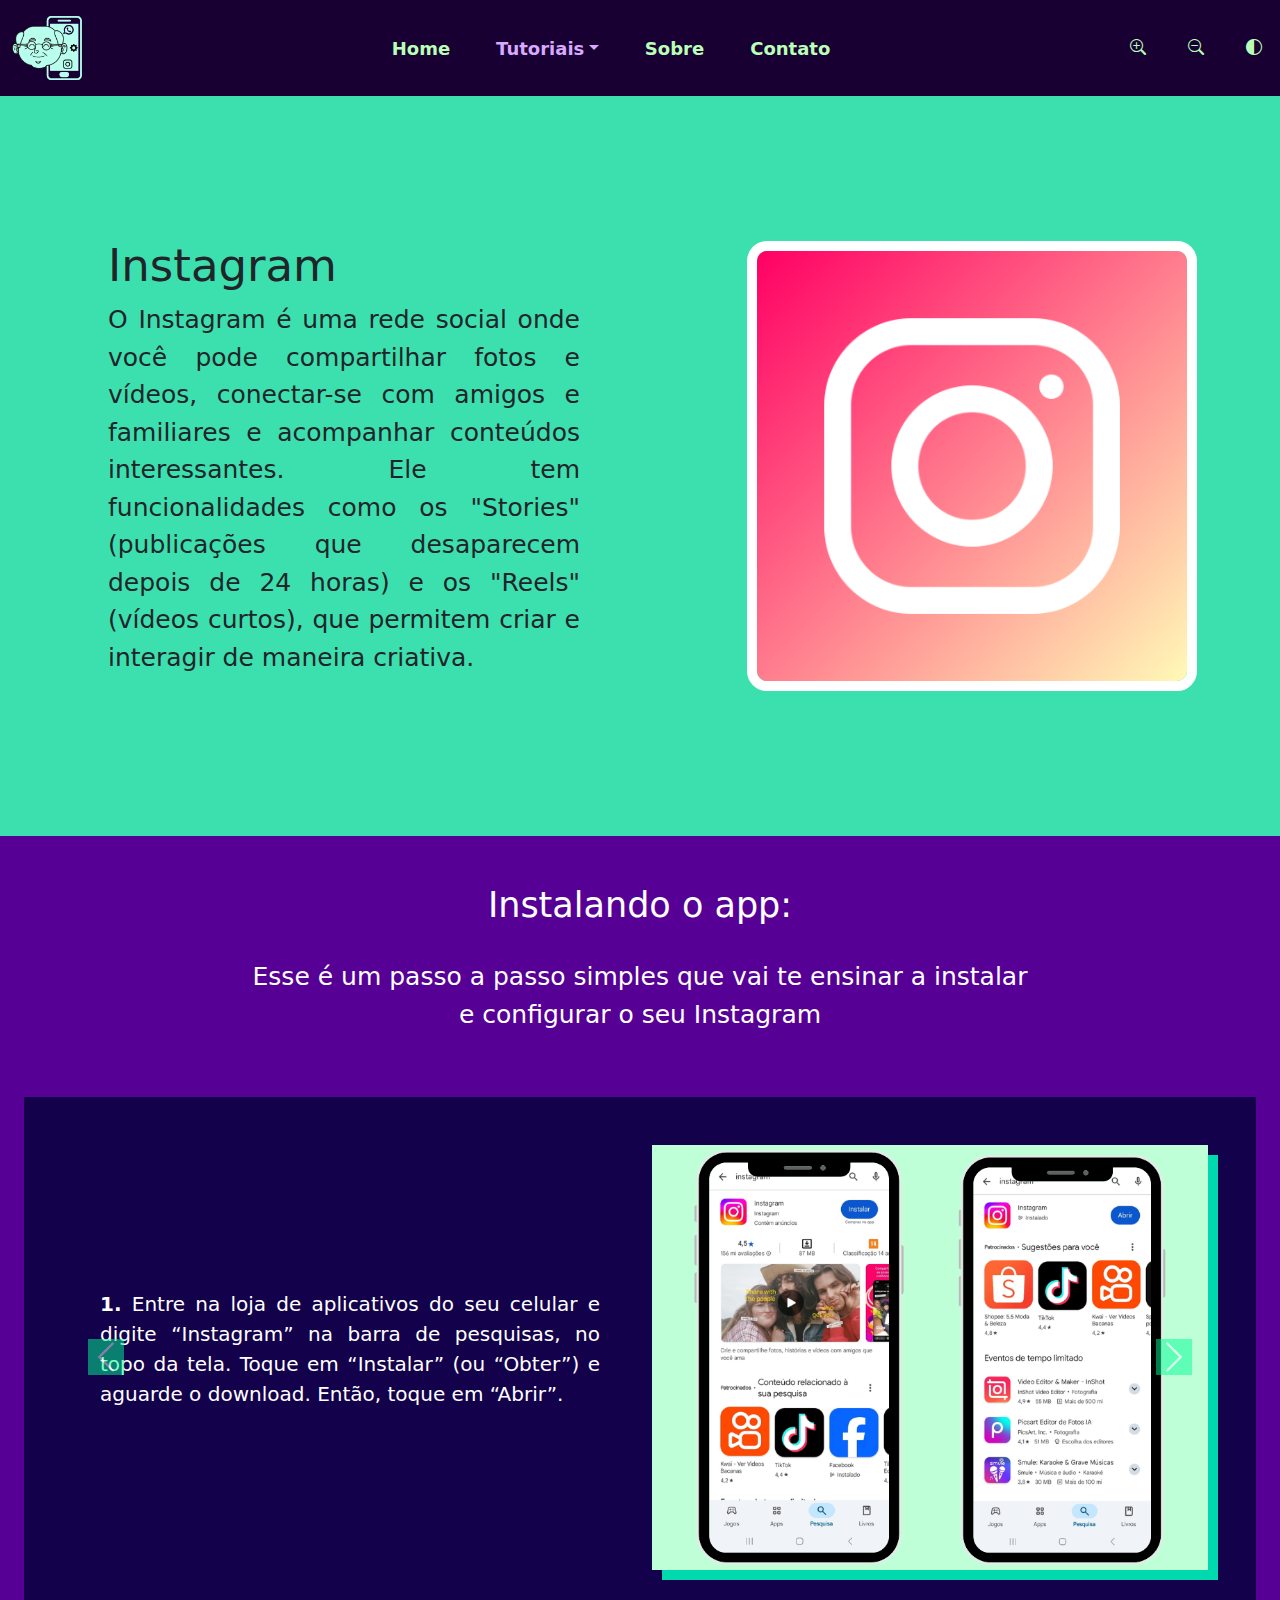
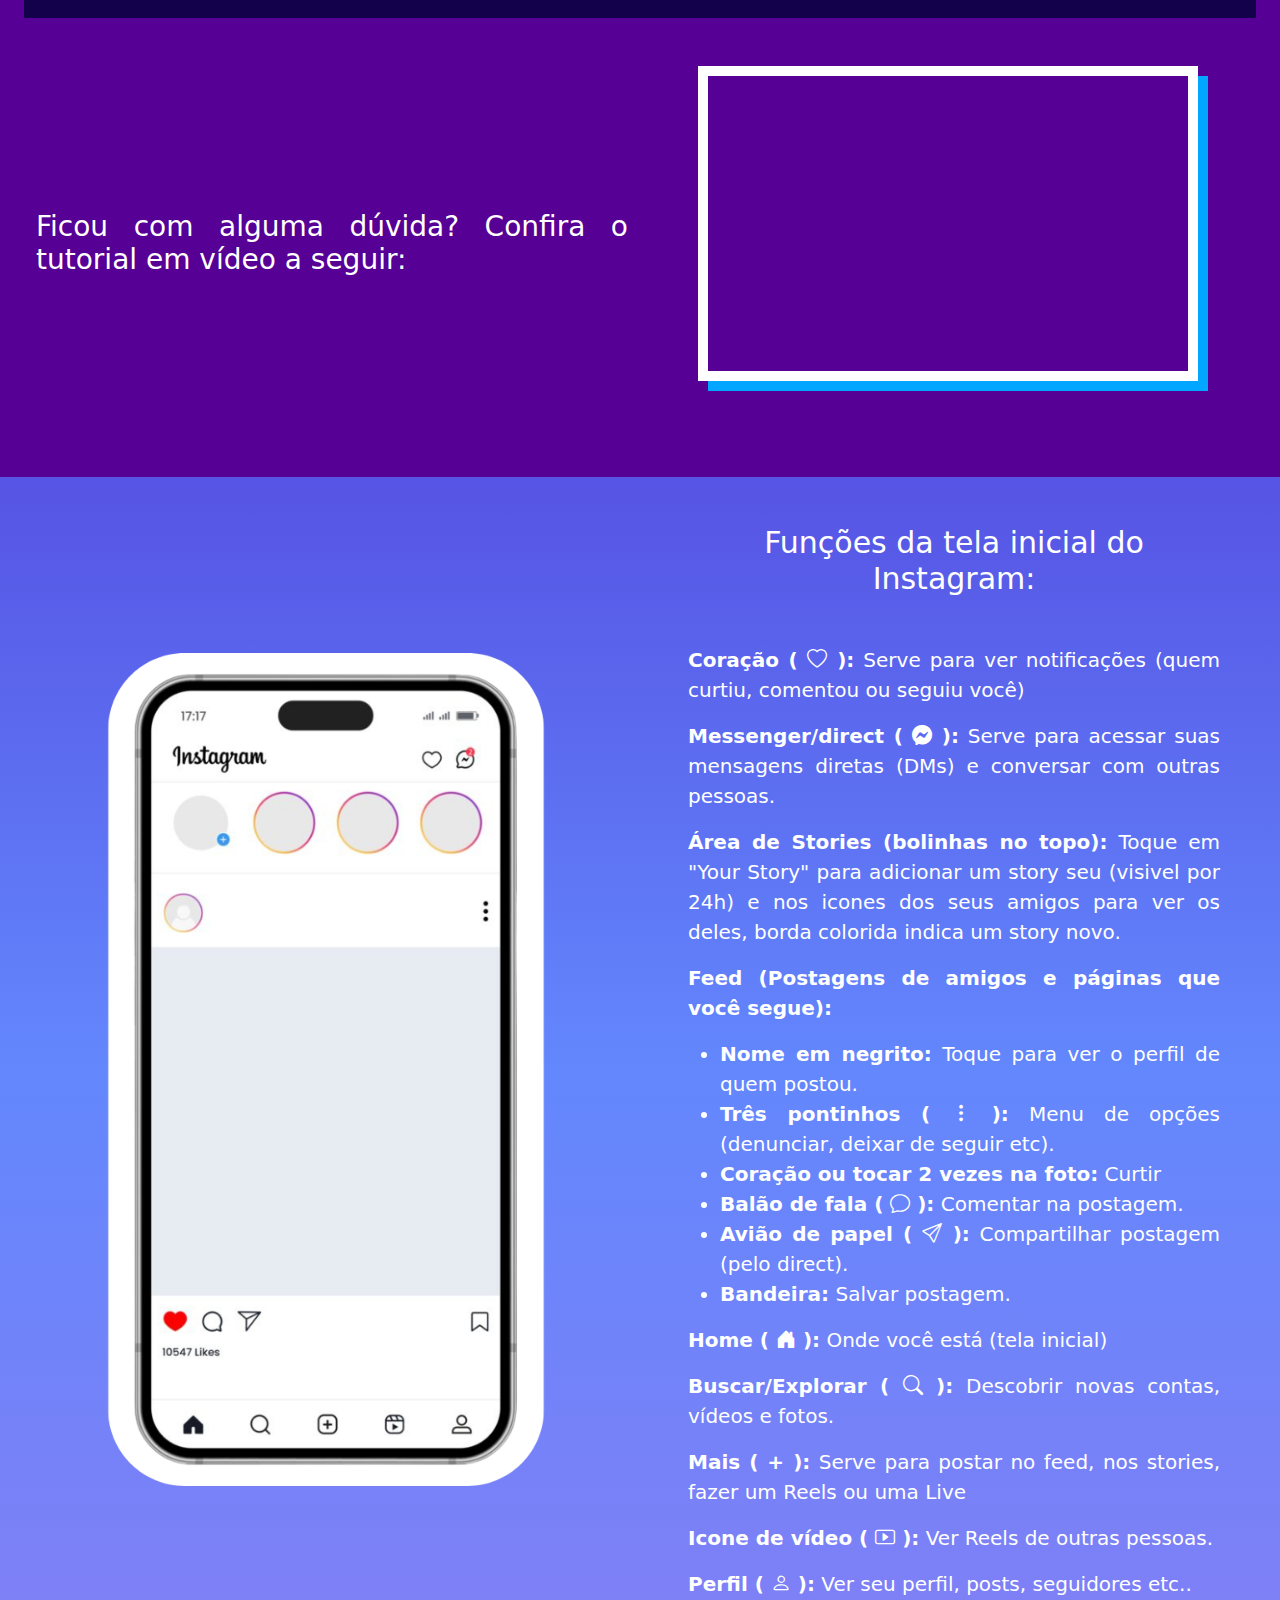
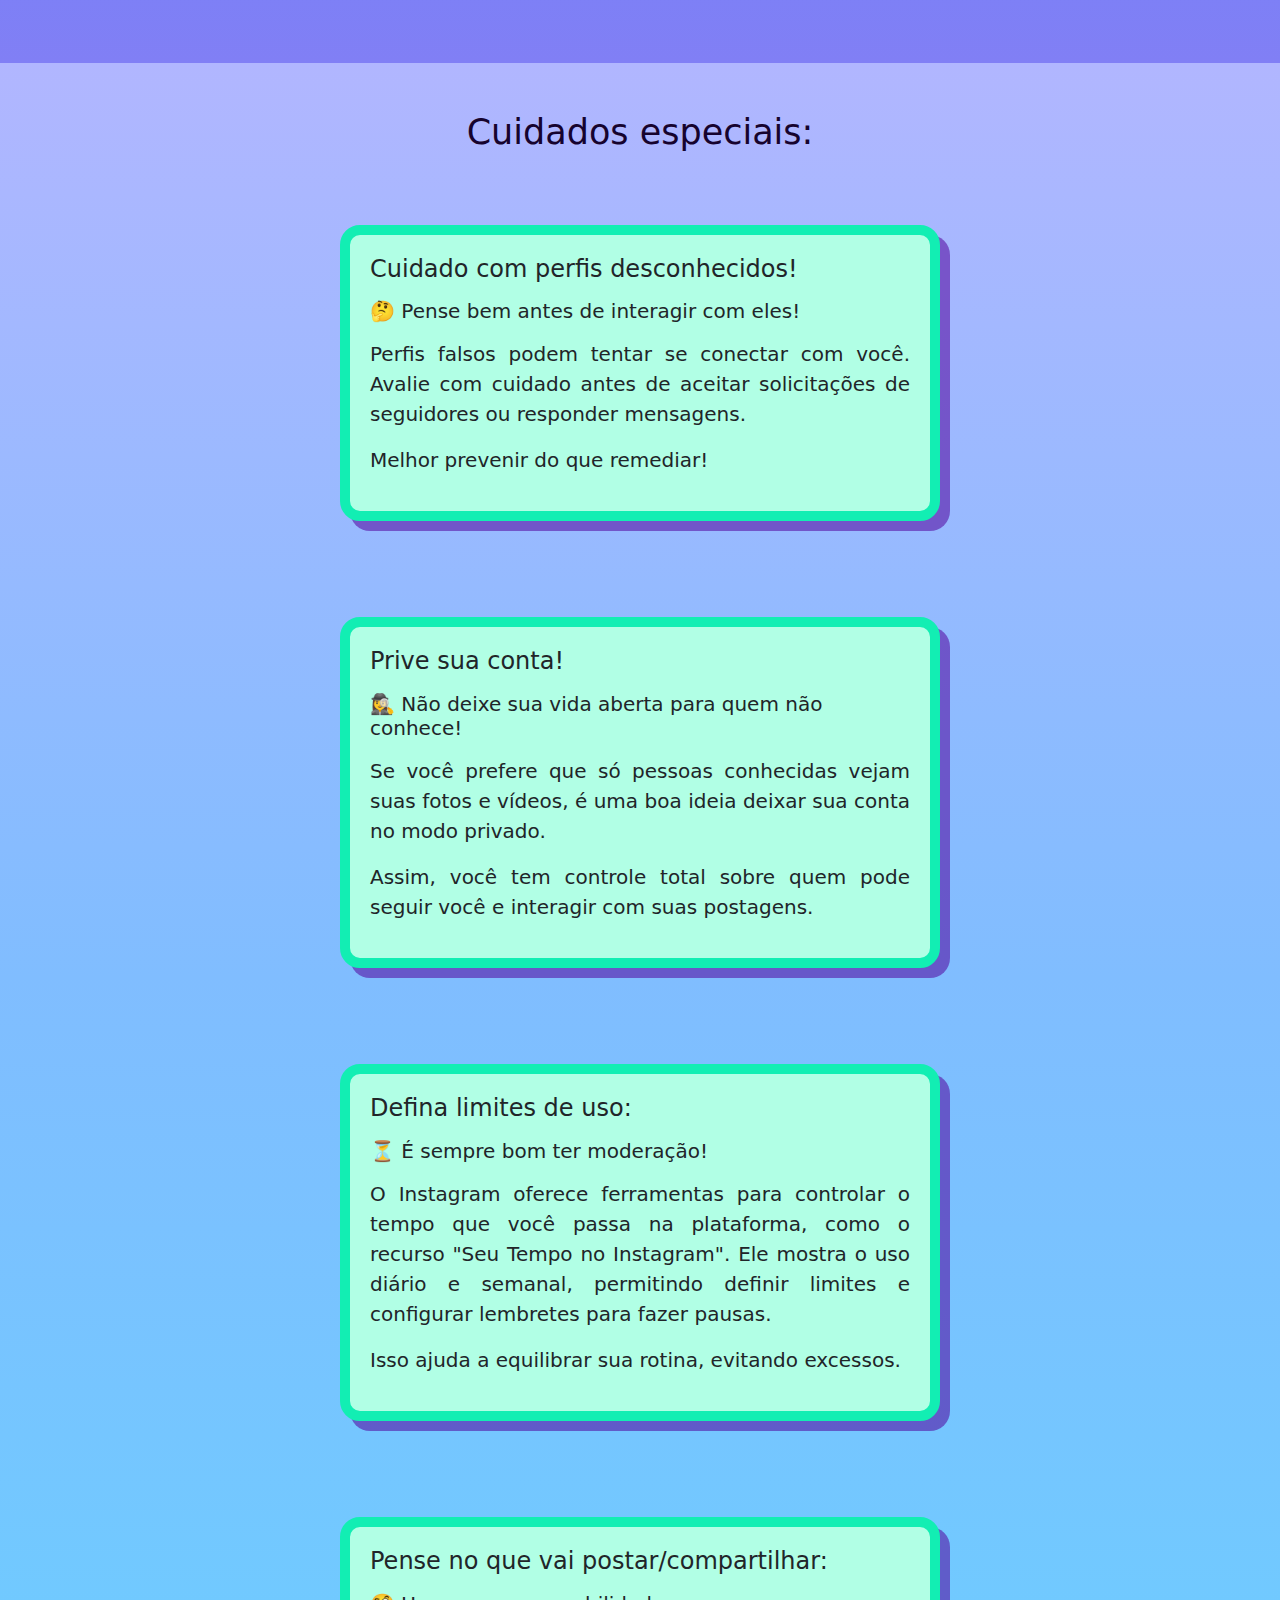
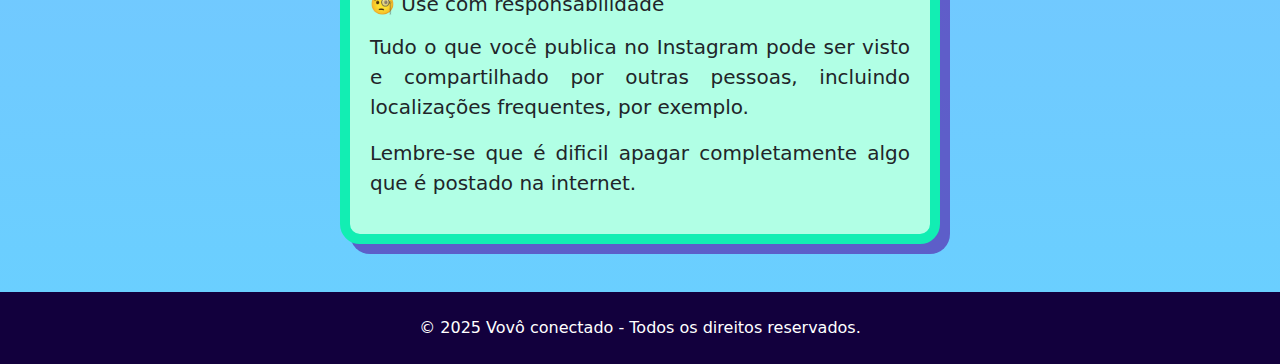
<file: instaTuto.html>
<!doctype html>
<html lang="pt-br">
<head>
    <meta charset="utf-8">
    <meta name="viewport" content="width=device-width, initial-scale=1">
    <title>Tutorial Instagram</title>
    <link href="https://cdn.jsdelivr.net/npm/bootstrap@5.3.3/dist/css/bootstrap.min.css" rel="stylesheet" integrity="sha384-QWTKZyjpPEjISv5WaRU9OFeRpok6YctnYmDr5pNlyT2bRjXh0JMhjY6hW+ALEwIH" crossorigin="anonymous">
    <link href="https://cdn.jsdelivr.net/npm/bootstrap-icons/font/bootstrap-icons.css" rel="stylesheet">
    <link rel="stylesheet" href="css/estiloGeral.css">
    <link rel="stylesheet" href="css/estiloTutoriais.css">
    <link rel="icon" href="img/logoGuia.png" type="image/png">
</head>
<body>
<header>
  <nav class="navbar navbar-expand-xl fixed-top cor" data-bs-theme="dark">
    <div class="container-fluid d-flex justify-content-between align-items-center">
      <a class="navbar-brand" href="index.html">
        <img src="img/logo.png" class="img-fluid" alt="logo do portifolio">
      </a>
      <div class="d-flex align-items-center d-xl-none">
        <div class="acessibilidade-botoes d-flex">
          <button onclick="mudarFonte('+')" title="Aumentar fonte"><i class="bi bi-zoom-in"></i></button>
          <button onclick="mudarFonte('-')" title="Diminuir fonte"><i class="bi bi-zoom-out"></i></button>
          <button onclick="modoMonocromatico()" title="Modo monocromático"><i class="bi bi-circle-half"></i></button>
        </div>
      </div>
      <button class="navbar-toggler" type="button" data-bs-toggle="collapse"
              data-bs-target="#navbarSupportedContent" aria-controls="navbarSupportedContent"
              aria-expanded="false" aria-label="Toggle navigation">
        <span class="navbar-toggler-icon"></span>
      </button>
      <div class="collapse navbar-collapse justify-content-center" id="navbarSupportedContent">
        <ul class="navbar-nav mb-2 mb-lg-0">
            <li class="item_menu nav-item"><a class="nav-link" aria-current="page" href="index.html">Home</a></li>
            <li class="nav-item dropdown item_menu"><a class="nav-link dropdown-toggle item_menu item_ativo" href="#" role="button" data-bs-toggle="dropdown" aria-expanded="false">Tutoriais</a>
              <ul class="dropdown-menu retangulo">
                <li><a class="dropdown-item" href="whatzappTuto.html">WhatsApp</a></li>
                <li><a class="dropdown-item" href="faceTuto.html">Facebook</a></li>
                <li><a class="dropdown-item item_ativo" href="instaTuto.html">Instagram</a></li>
                <li><a class="dropdown-item" href="googleTuto.html">Google</a></li>
                <li><a class="dropdown-item" href="bancosTuto.html">Bancos</a></li>
                <li><a class="dropdown-item" href="configuTuto.html">Configurações</a></li>
              </ul>
            </li>
            <li class="item_menu nav-item"><a class="nav-link" aria-current="page" href="sobre.html">Sobre</a></li>
            <li class="item_menu nav-item"><a class="nav-link" aria-current="page" href="contato.html">Contato</a></li>
        </ul>
      </div>
      <div class="acessibilidade-botoes d-none d-xl-flex">
        <button onclick="mudarFonte('+')" title="Aumentar fonte"><i class="bi bi-zoom-in"></i></button>
        <button onclick="mudarFonte('-')" title="Diminuir fonte"><i class="bi bi-zoom-out"></i></button>
        <button onclick="modoMonocromatico()" title="Modo monocromático"><i class="bi bi-circle-half"></i></button>
      </div>
    </div>
  </nav>
</header>
<section class="inicio resumo d-flex justify-content-center align-items-center">
    <div class="row d-flex justify-content-center align-items-center container-fluid mb-5 mt-5">

        <div class="texto col d-flex justify-content-center align-items-center p-5">

            <div class="d-flex p-5 flex-column justify-content-center">
                <h1>Instagram</h1>
                <p>O Instagram é uma rede social onde você pode compartilhar fotos e vídeos, conectar-se com amigos e
                familiares e acompanhar conteúdos interessantes. Ele tem funcionalidades como os "Stories"
                (publicações que desaparecem depois de 24 horas) e os "Reels" (vídeos curtos), que permitem criar e interagir de maneira criativa.</p>
            </div>
        </div>

        <div class="imagemzap col d-flex justify-content-center align-items-center mb-5 mt-5">
            <div><img src="img/home/instagram.png"></div>
        </div>

    </div>
</section>


<section class="instalacao container-fluid d-flex flex-column align-items-center justify-content-center text-center">

    <div class="row d-flex justify-content-center align-items-center text-center container-fluid">
        <div class="titulo"><h3 class="mt-5 mb-4 text-white">Instalando o app:</h3></div>
    </div>

    <div class="row d-flex justify-content-center align-items-center container-fluid">
        <div class="explicacao1 d-flex justify-content-center align-items-center text-white mt-2"><p>Esse é um passo a passo simples
            que vai te ensinar a instalar e configurar o seu Instagram</p></div>
    </div>



    <div class="row mt-5 w-100 mb-5">

        <div id="carouselExample" class="carousel slide">
            <div class="carousel-inner">

                <div class="carousel-item active">
                    <div class="container_tutorial row d-flex justify-content-center align-items-center p-5">
                        <div class="texto_explicativo col-xl-6 col-lg-6 col-md-12 col-sm-12 d-flex justify-content-center align-items-center text-white">
                            <div><p><b>1.</b> Entre na loja de aplicativos do seu celular e digite “Instagram” na barra de pesquisas,
                                no topo da tela. Toque em “Instalar” (ou “Obter”) e aguarde o download.
                                Então, toque em “Abrir”.</p></div>
                        </div>
                        <div class="imagem_explicativa col-xl-6 col-lg-6 col-md-12 col-sm-12 d-flex justify-content-center align-items-center">
                            <div><img src="img/instagram/i1install.png" alt="Whatsapp" class="img-fluid"></div>
                        </div>
                    </div>
                </div>

                <div class="carousel-item">
                    <div class="container_tutorial row d-flex justify-content-center align-items-center p-5">
                        <div class="texto_explicativo col-xl-6 col-lg-6 col-md-12 col-sm-12 d-flex justify-content-center align-items-center text-white">
                            <div><p><b>2.</b> Você deve clicar em criar nova conta e informar seu numero de celular ou email, 
                                onde vai ser enviado um código de confirmação, para ser copiado no seu campo.</p></div>
                        </div>
                        <div class="imagem_explicativa col-xl-6 col-lg-6 col-md-12 col-sm-12 d-flex justify-content-center align-items-center">
                            <div><img src="img/instagram/i2install.png" alt="Whatsapp" class="img-fluid"></div>
                        </div>
                    </div>
                </div>


                <div class="carousel-item">
                    <div class="container_tutorial row d-flex justify-content-center align-items-center p-5">
                        <div class="texto_explicativo col-xl-6 col-lg-6 col-md-12 col-sm-12 d-flex justify-content-center align-items-center text-white">
                            <div><p><b>3.</b> Agora crie uma senha "forte" que não pode ser facilmente decifrada. Você pode salvar suas 
                                informações para login automatico, ou então pular conforme a sua escolha. Em seguida coloque sua data de nascimento.</p></div>
                        </div>
                        <div class="imagem_explicativa col-xl-6 col-lg-6 col-md-12 col-sm-12 d-flex justify-content-center align-items-center">
                            <div><img src="img/instagram/i3install.png" alt="Whatsapp" class="img-fluid"></div>
                        </div>
                    </div>
                </div>


                <div class="carousel-item">
                    <div class="container_tutorial row d-flex justify-content-center align-items-center p-5">
                        <div class="texto_explicativo col-xl-6 col-lg-6 col-md-12 col-sm-12 d-flex justify-content-center align-items-center text-white">
                            <div><p><b>4.</b> Por fim, escrevá um nome para o seu perfil e então concorde com os termos do 
                                Instagram. Você pode escolher uma foto para o seu perfil ou pular (pode ser feito a qualquer 
                                momento), e sua conta está feita.</p></div>
                        </div>
                        <div class="imagem_explicativa col-xl-6 col-lg-6 col-md-12 col-sm-12 d-flex justify-content-center align-items-center">
                            <div><img src="img/instagram/i4install.png" alt="Whatsapp" class="img-fluid"></div>
                        </div>
                    </div>
                </div>

            </div>
            <button class="carousel-control-prev" type="button" data-bs-target="#carouselExample" data-bs-slide="prev">
                <span class="carousel-control-prev-icon" aria-hidden="true"></span>
                <span class="visually-hidden">Previous</span>
            </button>
            <button class="carousel-control-next" type="button" data-bs-target="#carouselExample" data-bs-slide="next">
                <span class="carousel-control-next-icon" aria-hidden="true"></span>
                <span class="visually-hidden">Next</span>
            </button>
        </div>

    </div>

    <div class="row d-flex justify-content-center recomen_video mb-5 container-fluid">

        <div class="col-xl-6 col-lg-12 col-md-12 col-sm-12 d-flex justify-content-center align-items-center">
            <div class="d-flex align-content-center justify-content-center"><h3>Ficou com alguma dúvida? Confira o tutorial em vídeo a seguir:</h3></div>
        </div>

        <div class="col-xl-6 col-lg-12 col-md-12 col-sm-12 d-flex justify-content-center align-items-center mb-5">
            <div class="d-flex align-content-center justify-content-center">
                <iframe width="560" height="315" src="https://www.youtube.com/embed/wxKLLmCX_Bw?si=8IEdZlPvA_eNpUQj" title="YouTube video player" frameborder="0" allow="accelerometer; autoplay; clipboard-write; encrypted-media; gyroscope; picture-in-picture; web-share" referrerpolicy="strict-origin-when-cross-origin" allowfullscreen></iframe>
            </div>
        </div>

    </div>


</section>


<section class="explicacoes d-flex flex-column justify-content-center align-items-center">

    <div class="row container-fluid">
  
        <div class="col-xl-6 col-lg-12 col-md-12 col-sm-12 p-5  d-flex justify-content-center align-items-center">
            <div>
              <img class="img-fluid" src="img/instagram/inicioInsta.png">
            </div>
        </div>
  
        <div class="col p-5 d-flex justify-content-center align-items-center">
          <div>
            <h4 class="mb-5">Funções da tela inicial do Instagram:</h4>
            <p><b>Coração ( <i class="bi bi-heart"></i> ):</b> Serve para ver notificações (quem curtiu, comentou ou seguiu você)</p>
            <p><b>Messenger/direct ( <i class="bi bi-messenger"></i> ):</b> Serve para acessar suas mensagens diretas (DMs) e conversar com outras pessoas.</p>
            <p><b>Área de Stories (bolinhas no topo):</b> Toque em "Your Story" para adicionar um story seu (visivel por 24h) 
                e nos icones dos seus amigos para ver os deles, borda colorida indica um story novo.</p>
            <p><b>Feed (Postagens de amigos e páginas que você segue):</b></p>
                <ul>
                  <li><b>Nome em negrito:</b> Toque para ver o perfil de quem postou.</li>
                  <li><b>Três pontinhos ( <i class="bi bi-three-dots-vertical"></i> ):</b> Menu de opções (denunciar, deixar de seguir etc).</li>
                  <li><b>Coração ou tocar 2 vezes na foto:</b> Curtir</li>
                  <li><b>Balão de fala ( <i class="bi bi-chat"></i> ):</b> Comentar na postagem.</li>
                  <li><b>Avião de papel ( <i class="bi bi-send"></i> ):</b> Compartilhar postagem (pelo direct).</li>
                  <li><b>Bandeira:</b> Salvar postagem.</li> 
                </ul>                
            <p><b>Home ( <i class="bi bi-house-door-fill"></i> ):</b> Onde você está (tela inicial)</p>
            <p><b>Buscar/Explorar ( <i class="bi bi-search"></i> ):</b> Descobrir novas contas, vídeos e fotos.</p>
            <p><b>Mais ( + ):</b> Serve para postar no feed, nos stories, fazer um Reels ou uma Live</p>
            <p><b>Icone de vídeo ( <i class="bi bi-play-btn"></i> ):</b> Ver Reels de outras pessoas.</p>
            <p><b>Perfil ( <i class="bi bi-person"></i> ):</b> Ver seu perfil, posts, seguidores etc..</p>
            
          </div>
        </div>
  
    </div>
  
</section>


<section class="cuidados d-flex flex-column justify-content-center align-items-center">

    <div class="row d-flex justify-content-center align-items-center container-fluid">
        <div class="titulo2 d-flex justify-content-center align-items-center"><h3 class="mt-5 mb-4">Cuidados especiais:</h3></div>
    </div>

    <div class="row container-fluid">

        <div class="col d-flex justify-content-center align-items-center p-5">

            <div class="primeiro cuidadoCard">
                <h4>Cuidado com perfis desconhecidos!</h4>
                <h5 class="mt-3 mb-3">🤔 Pense bem antes de interagir com eles!</h5>
                <p>Perfis falsos podem tentar se conectar com você. Avalie com cuidado antes de aceitar solicitações de
                   seguidores ou responder mensagens.</p>
                <p>Melhor prevenir do que remediar!</p>
            </div>

        </div>

        <div class="col d-flex justify-content-center align-items-center p-5">

            <div class="cuidadoCard">
                <h4>Prive sua conta!</h4>
                <h5 class="mt-3 mb-3">🕵️‍♀️ Não deixe sua vida aberta para quem não conhece!</h5>
                <p>Se você prefere que só pessoas conhecidas vejam suas fotos e vídeos, é uma boa ideia deixar sua conta
                no modo privado.</p>
                <p>Assim, você tem controle total sobre quem pode seguir você e interagir com suas postagens.</p>
            </div>

        </div>

    </div>

    <div class="row container-fluid">

        <div class="col d-flex justify-content-center align-items-center p-5">

            <div class="primeiro cuidadoCard">
                <h4>Defina limites de uso:</h4>
                <h5 class="mt-3 mb-3">⏳ É sempre bom ter moderação!</h5>
                <p>O Instagram oferece ferramentas para controlar o tempo que você passa na plataforma, como o recurso
                    "Seu Tempo no Instagram". Ele mostra o uso diário e semanal, permitindo definir limites e configurar
                    lembretes para fazer pausas.</p>
                <p>Isso ajuda a equilibrar sua rotina, evitando excessos.</p>
            </div>

        </div>

        <div class="col d-flex justify-content-center align-items-center p-5">

            <div class="cuidadoCard">
                <h4>Pense no que vai postar/compartilhar:</h4>
                <h5 class="mt-3 mb-3">🧐 Use com responsabilidade</h5>
                <p>Tudo o que você publica no Instagram pode ser visto e compartilhado por outras pessoas,
                incluindo localizações frequentes, por exemplo.</p>
                <p>Lembre-se que é dificil apagar completamente algo que é postado na internet.</p>
            </div>

        </div>

    </div>

</section>

<footer class="container_rodape d-flex flex-column justify-content-center align-items-center">
    <div class="fim_rodape p-2 text-center text-white w-100 d-flex justify-content-center align-items-center">
        <p class="mt-3">© 2025 Vovô conectado - Todos os direitos reservados.</p>
    </div>
</footer>

<div vw class="enabled">
    <div vw-access-button class="active"></div>
    <div vw-plugin-wrapper>
        <div class="vw-plugin-top-wrapper"></div>
    </div>
</div>

<script src="https://cdn.jsdelivr.net/npm/bootstrap@5.3.3/dist/js/bootstrap.bundle.min.js" integrity="sha384-YvpcrYf0tY3lHB60NNkmXc5s9fDVZLESaAA55NDzOxhy9GkcIdslK1eN7N6jIeHz" crossorigin="anonymous"></script>
<script src="js/script.js"></script>
<script src="https://vlibras.gov.br/app/vlibras-plugin.js"></script>
<script>
    new window.VLibras.Widget('https://vlibras.gov.br/app');
</script>
</body>
</html>
</file>
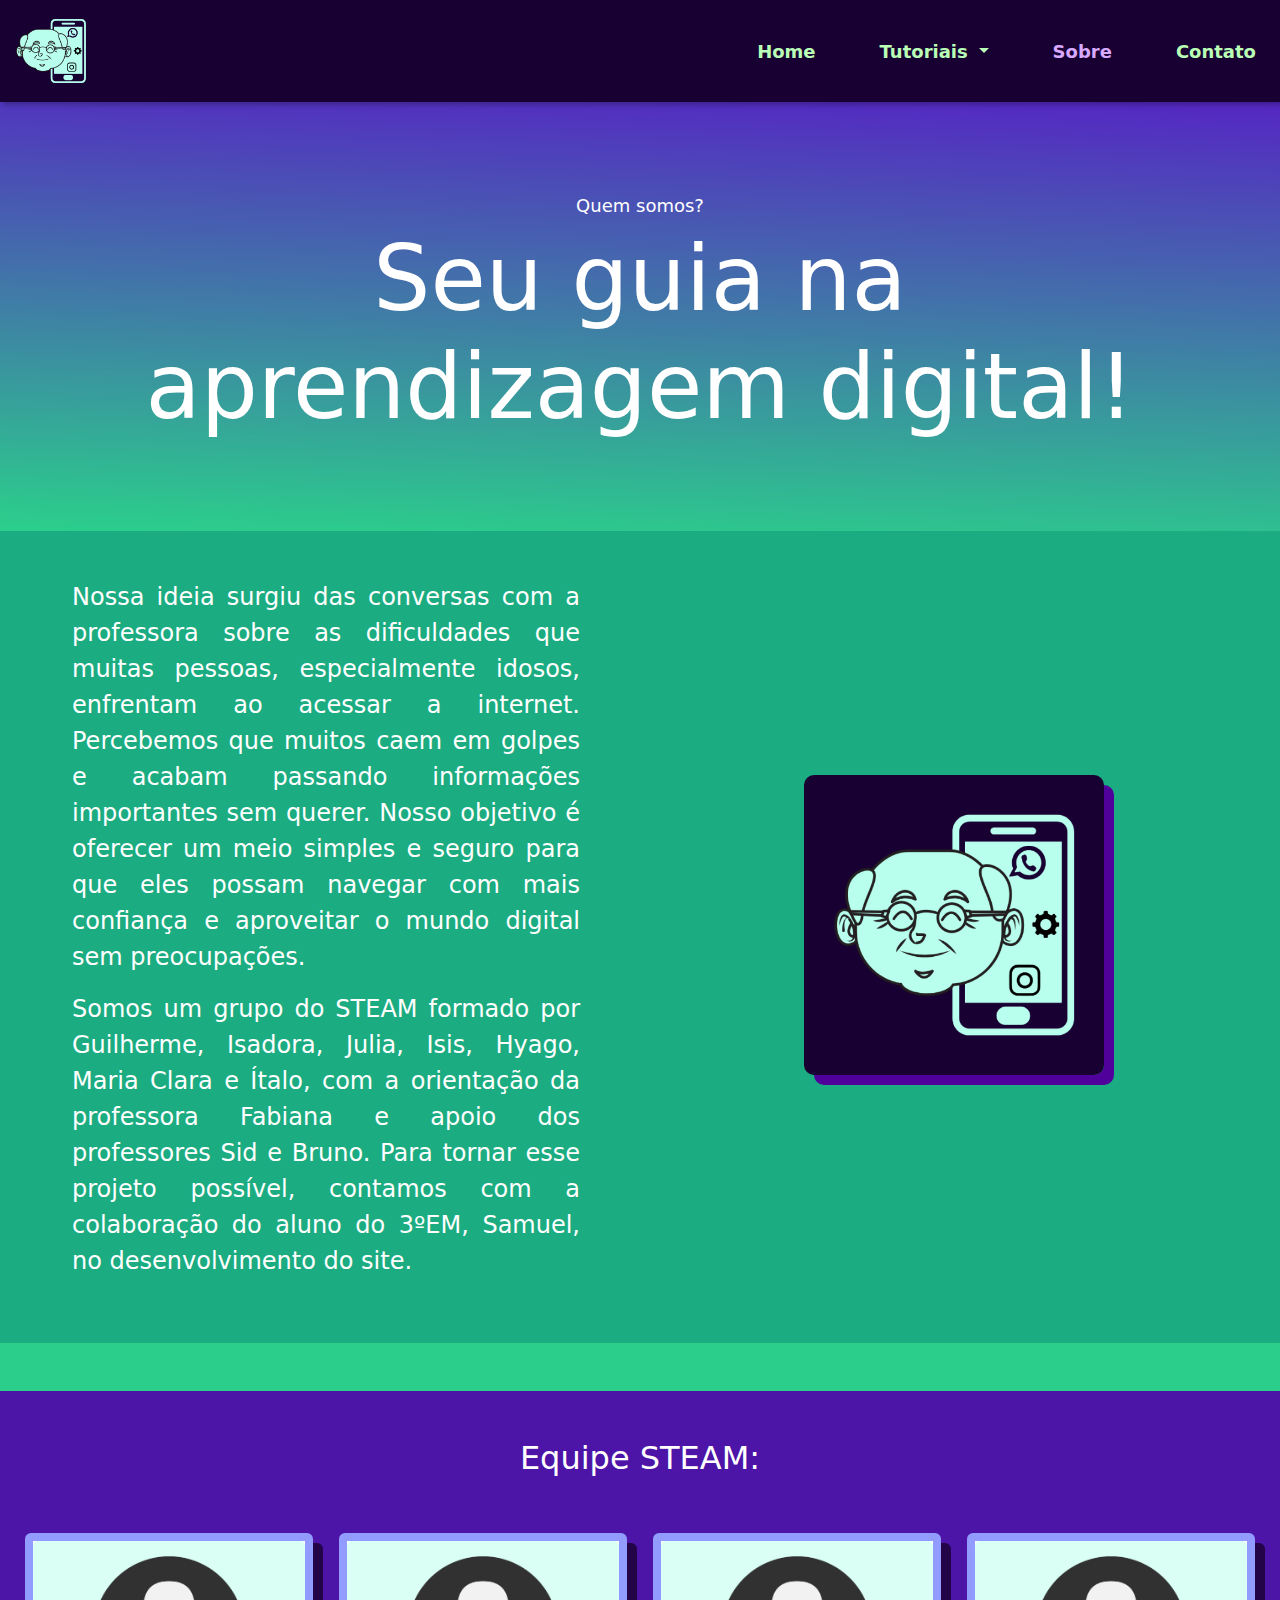
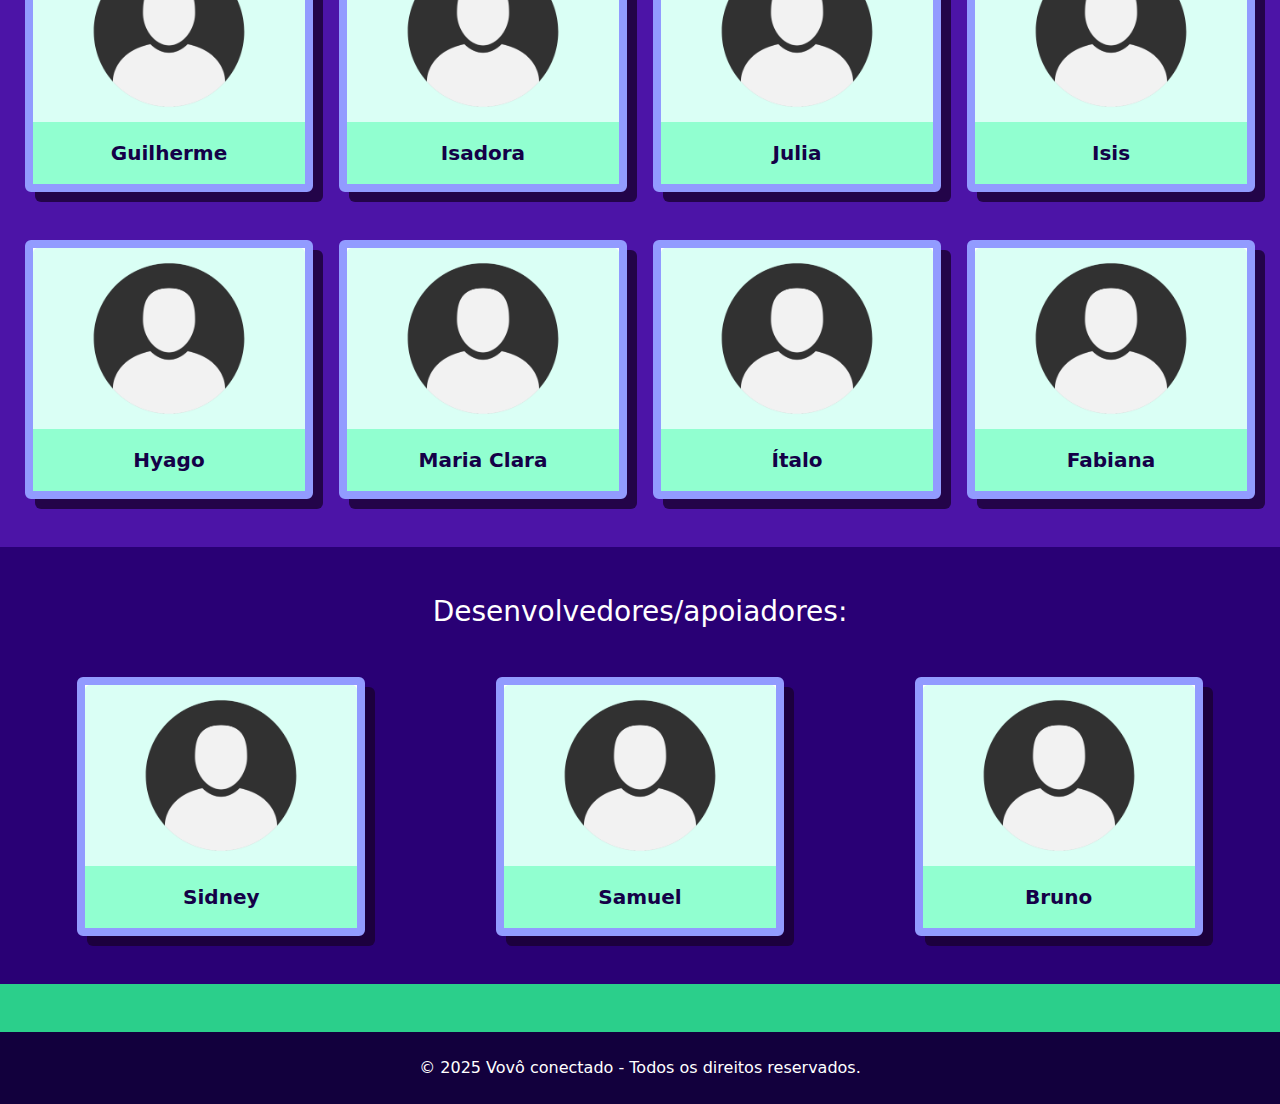
<file: sobre.html>
<!doctype html>
<html lang="pt-br">
<head>
  <meta charset="utf-8">
  <meta name="viewport" content="width=device-width, initial-scale=1">
  <title>Sobre nós</title>
  <link href="https://cdn.jsdelivr.net/npm/bootstrap@5.3.3/dist/css/bootstrap.min.css" rel="stylesheet" integrity="sha384-QWTKZyjpPEjISv5WaRU9OFeRpok6YctnYmDr5pNlyT2bRjXh0JMhjY6hW+ALEwIH" crossorigin="anonymous">
  <link href="https://cdn.jsdelivr.net/npm/bootstrap-icons/font/bootstrap-icons.css" rel="stylesheet">
  <link rel="stylesheet" href="css/estiloGeral.css">
  <link rel="stylesheet" href="css/estiloSobre.css">
  <link rel="icon" href="img/logoGuia.png" type="image/png">
</head>
<body>


<header class="container_banner d-flex align-items-center justify-content-between p-3">

  <div class="logo">
    <a href="index.html"><img src="img/logo.png" alt="Logo do site" class="img-fluid"></a>
  </div>

  <nav class="p-0 navbar navbar-dark nav-pills nav-justified navbar-expand-lg bg-body-tertiary ">
    <div class="border-dark p-0 body-tertiary-none container-fluid cor">
      <a class="navbar-brand" href="#"></a>
      <button class="navbar-toggler" type="button" data-bs-toggle="collapse" data-bs-target="#navbarSupportedContent" aria-controls="navbarSupportedContent" aria-expanded="false" aria-label="Toggle navigation">
        <span class="text-bg-dark navbar-toggler-icon botaoResponsivo"></span>
      </button>
      <div class="text collapse navbar-collapse" id="navbarSupportedContent">
        <ul class="gap-5 navbar-nav me-auto mb-2 mb-lg-0">

          <li class="item_menu nav-item">
            <a class="nav-link" aria-current="page" href="index.html">Home</a>
          </li>

          <li class="nav-item dropdown item_menu">
            <a class="nav-link dropdown-toggle" href="#" role="button" data-bs-toggle="dropdown" aria-expanded="false">
              Tutoriais
            </a>
            <ul class="dropdown-menu retangulo">
              <li><a class="dropdown-item" href="whatzappTuto.html">WhatsApp</a></li>
              <li><a class="dropdown-item" href="faceTuto.html">Facebook</a></li>
              <li><a class="dropdown-item" href="instaTuto.html">Instagram</a></li>
              <li><a class="dropdown-item" href="googleTuto.html">Google</a></li>
              <li><a class="dropdown-item" href="bancosTuto.html">Bancos</a></li>
              <li><a class="dropdown-item" href="configuTuto.html">Configurações</a></li>
            </ul>
          </li>

          <li class="item_menu nav-item">
            <a class="nav-link item_ativo" aria-current="page" href="sobre.html">Sobre</a>
          </li>

          <li class="item_menu nav-item">
            <a class="nav-link" aria-current="page" href="contato.html">Contato</a>
          </li>

        </ul>
      </div>
    </div>
  </nav>

</header>


<section class="inicio resumo bg-white d-flex flex-column align-items-center justify-content-center text-center text-white">


  <div class="row container-fluid">

      <div class="col perguntaTitulo">
          <h6>Quem somos?</h6>
      </div>

  </div>

  <div class="row container-fluid text-center d-flex justify-content-center align-items-center">

      <div class="col text-center d-flex justify-content-center align-items-cente">
          <div class="respostaTitulo">
              <h1>Seu guia na aprendizagem digital!</h1>
          </div>      
      </div>

  </div>

</section>


<section class="apresentacao d-flex flex-column justify-content-center align-items-center text-white">


  <div class="row mb-5 container-fluid textos_apresentacao">

      <div class="col-xl-6 col-lg-6 col-md-12 col-sm-12 d-flex justify-content-center align-items-center">
        <div class="p-5 d-flex flex-column justify-content-center align-items-center">
          <p>Nossa ideia surgiu das conversas com a professora sobre as dificuldades que muitas pessoas, especialmente
            idosos, enfrentam ao acessar a internet. Percebemos que muitos caem em golpes e acabam passando informações
            importantes sem querer. Nosso objetivo é oferecer um meio simples e seguro para que eles possam navegar com
            mais confiança e aproveitar o mundo digital sem preocupações.</p>
          <p>Somos um grupo do STEAM formado por Guilherme, Isadora, Julia, Isis, Hyago, Maria Clara e Ítalo, com a
            orientação da professora Fabiana e apoio dos professores Sid e Bruno. Para tornar esse projeto possível,
            contamos com a colaboração do aluno do 3ºEM, Samuel, no desenvolvimento do site.</p>
        </div>
      </div>

      <div class="col d-flex justify-content-center align-items-center mb-4">
        <div class="d-flex justify-content-center align-items-center">
          <img class="img-fluid col-xl-6 col-lg-6 col-md-12 col-sm-12" src="img/sobre/logoSobre.png">
        </div>
      </div>

  </div>

</section>

<section class="Equipe d-flex flex-column justify-content-center align-items-center text-white">


  <div class="row container-fluid textos_equipe">

      <div class="col d-flex justify-content-center align-items-center">
        <div class="p-5 d-flex flex-column justify-content-center align-items-center">
          <h2>Equipe STEAM:</h2>
        </div>
      </div>

  </div>

  <div class="row container-fluid textos_equipe">

      <div class="col mb-5 d-flex justify-content-center align-items-center">
          <div>
            <div class="card" style="width: 18rem;">
              <img src="img/sobre/avatarGenerico.png" class="card-img-top" alt="...">
              <div class="card-body">
                <p class="card-text">Guilherme</p>
              </div>
            </div>
          </div>
      </div>


      <div class="col mb-5 d-flex justify-content-center align-items-center">
        <div>
          <div class="card" style="width: 18rem;">
            <img src="img/sobre/avatarGenerico.png" class="card-img-top" alt="...">
            <div class="card-body">
              <p class="card-text">Isadora</p>
            </div>
          </div>
        </div>
      </div>


      <div class="col mb-5 d-flex justify-content-center align-items-center">
        <div>
          <div class="card" style="width: 18rem;">
            <img src="img/sobre/avatarGenerico.png" class="card-img-top" alt="...">
            <div class="card-body">
              <p class="card-text">Julia</p>
            </div>
          </div>
        </div>
      </div>


      <div class="col mb-5 d-flex justify-content-center align-items-center">
        <div>
          <div class="card" style="width: 18rem;">
            <img src="img/sobre/avatarGenerico.png" class="card-img-top" alt="...">
            <div class="card-body">
              <p class="card-text">Isis</p>
            </div>
          </div>
        </div>
      </div>


      <div class="col mb-5 d-flex justify-content-center align-items-center">
        <div>
          <div class="card" style="width: 18rem;">
            <img src="img/sobre/avatarGenerico.png" class="card-img-top" alt="...">
            <div class="card-body">
              <p class="card-text">Hyago</p>
            </div>
          </div>
        </div>
      </div>


      <div class="col mb-5 d-flex justify-content-center align-items-center">
        <div>
          <div class="card" style="width: 18rem;">
            <img src="img/sobre/avatarGenerico.png" class="card-img-top" alt="...">
            <div class="card-body">
              <p class="card-text">Maria Clara</p>
            </div>
          </div>
        </div>
      </div>


      <div class="col mb-5 d-flex justify-content-center align-items-center">
        <div>
          <div class="card" style="width: 18rem;">
            <img src="img/sobre/avatarGenerico.png" class="card-img-top" alt="...">
            <div class="card-body">
              <p class="card-text">Ítalo</p>
            </div>
          </div>
        </div>
      </div>


    <div class="col mb-5 d-flex justify-content-center align-items-center">
      <div>
        <div class="card" style="width: 18rem;">
          <img src="img/sobre/avatarGenerico.png" class="card-img-top" alt="...">
          <div class="card-body">
            <p class="card-text">Fabiana</p>
          </div>
        </div>
      </div>
    </div>

  </div>


    <div class="row container-fluid textos_equipe2">
        <div>
          <div class="col d-flex justify-content-center align-items-center">
            <div class="d-flex flex-column justify-content-center align-items-center">
              <h3 class="mt-5 mb-5">Desenvolvedores/apoiadores:</h3></div>
          </div>
        </div>

    </div>


  <div class="row container-fluid textos_equipe2 mb-5">

    <div class="col mb-5 d-flex justify-content-center align-items-center">
      <div>
        <div class="card" style="width: 18rem;">
          <img src="img/sobre/avatarGenerico.png" class="card-img-top" alt="...">
          <div class="card-body">
            <p class="card-text">Sidney</p>
          </div>
        </div>
      </div>
    </div>


    <div class="col mb-5 d-flex justify-content-center align-items-center">
      <div>
        <div class="card" style="width: 18rem;">
          <img src="img/sobre/avatarGenerico.png" class="card-img-top" alt="...">
          <div class="card-body">
            <p class="card-text">Samuel</p>
          </div>
        </div>
      </div>
    </div>


    <div class="col mb-5 d-flex justify-content-center align-items-center">
      <div>
        <div class="card" style="width: 18rem;">
          <img src="img/sobre/avatarGenerico.png" class="card-img-top" alt="...">
          <div class="card-body">
            <p class="card-text">Bruno</p>
          </div>
        </div>
      </div>
    </div>

  </div>

</section>


<footer class="d-flex flex-column justify-content-center align-items-center">

  <div class="fim_rodape p-2 text-center text-white w-100 d-flex justify-content-center align-items-center">
      <p class="mt-3">© 2025 Vovô conectado - Todos os direitos reservados.</p>
  </div>

</footer>

<script src="https://cdn.jsdelivr.net/npm/bootstrap@5.3.3/dist/js/bootstrap.bundle.min.js" integrity="sha384-YvpcrYf0tY3lHB60NNkmXc5s9fDVZLESaAA55NDzOxhy9GkcIdslK1eN7N6jIeHz" crossorigin="anonymous"></script>
</body>
</html>
</file>
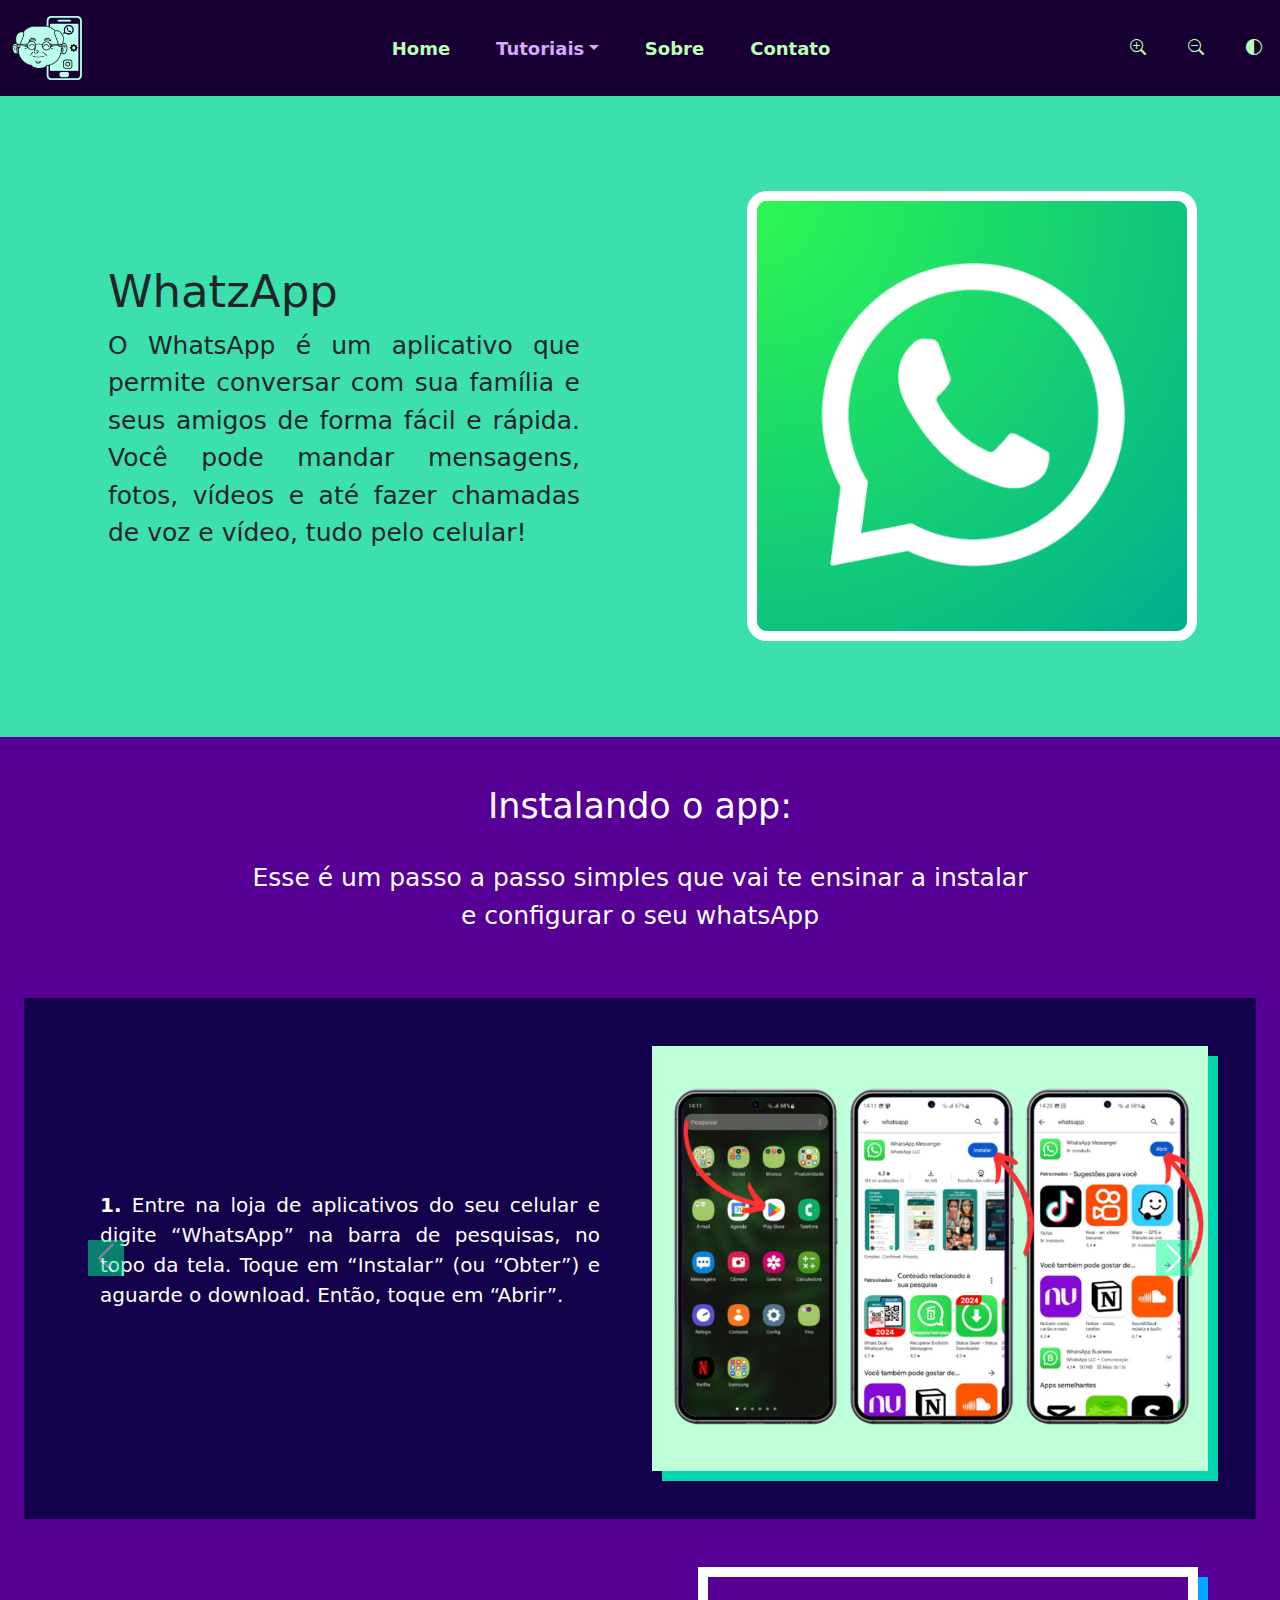
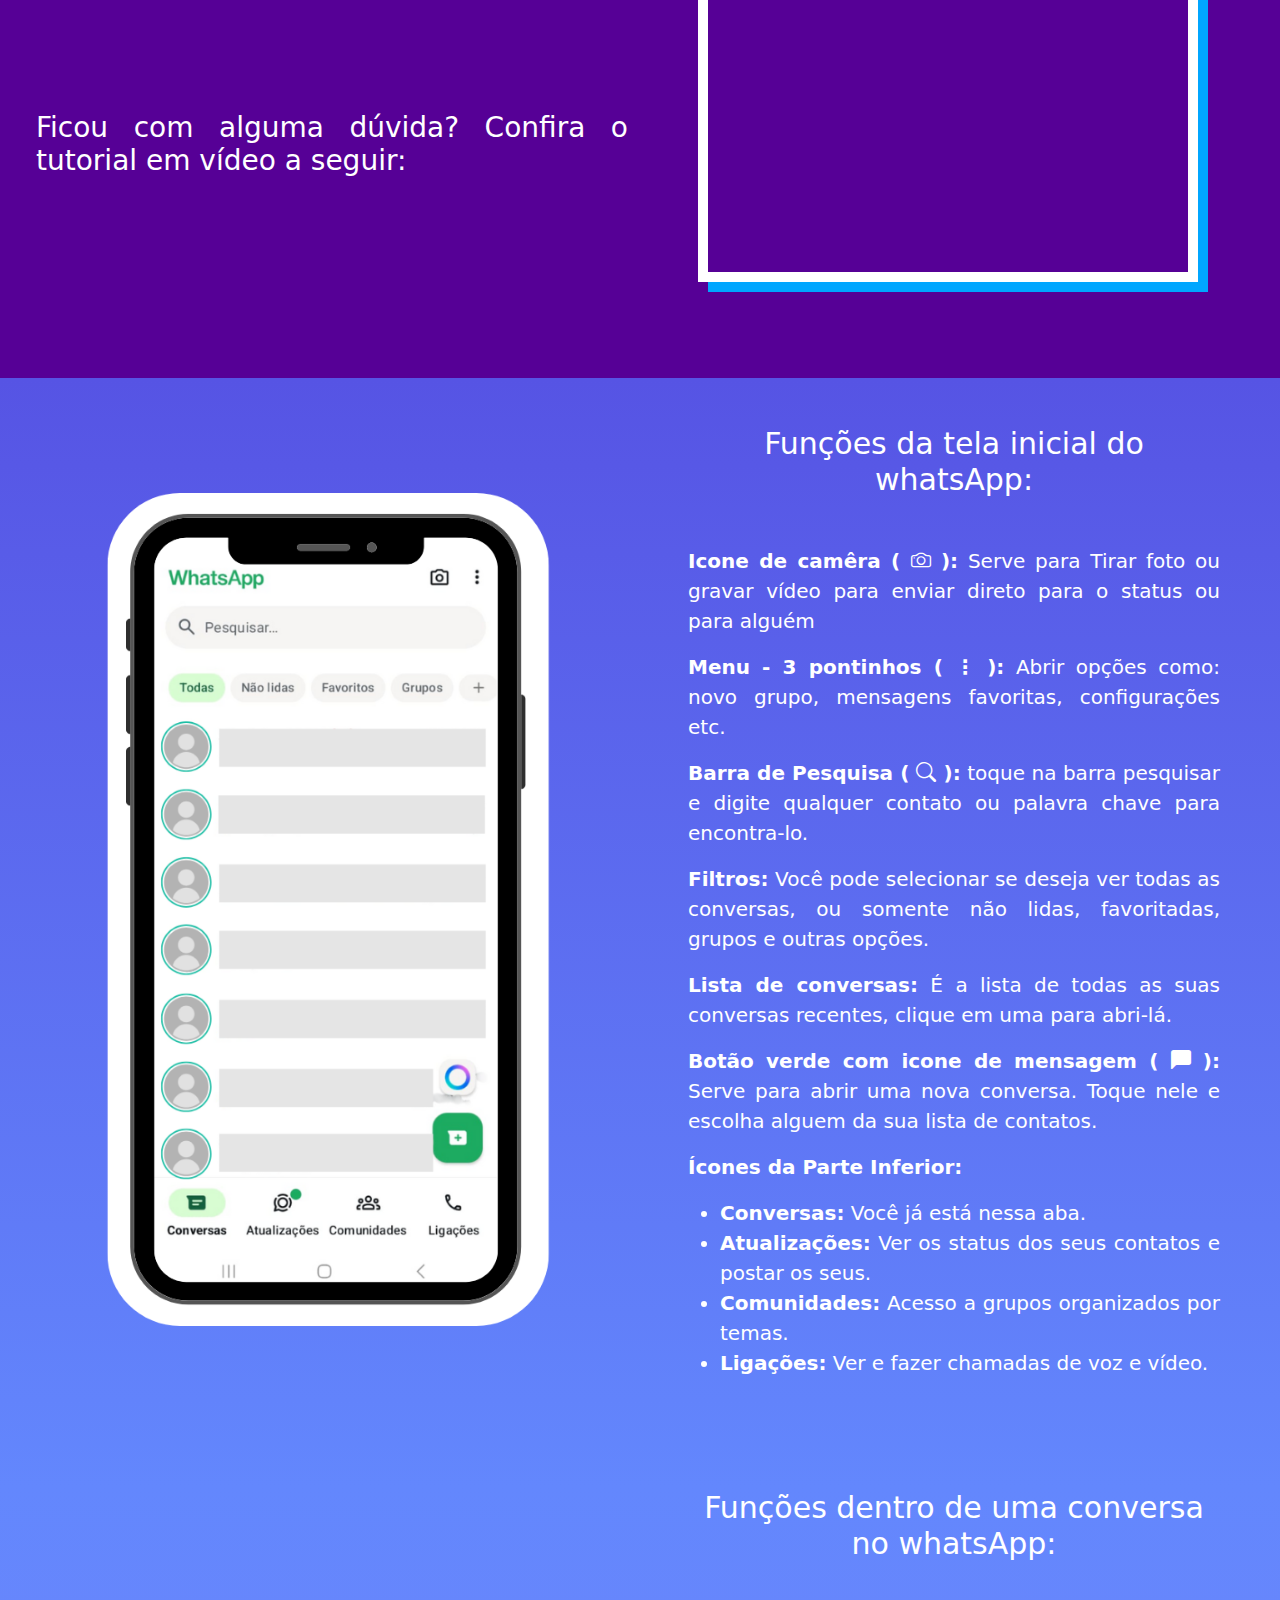
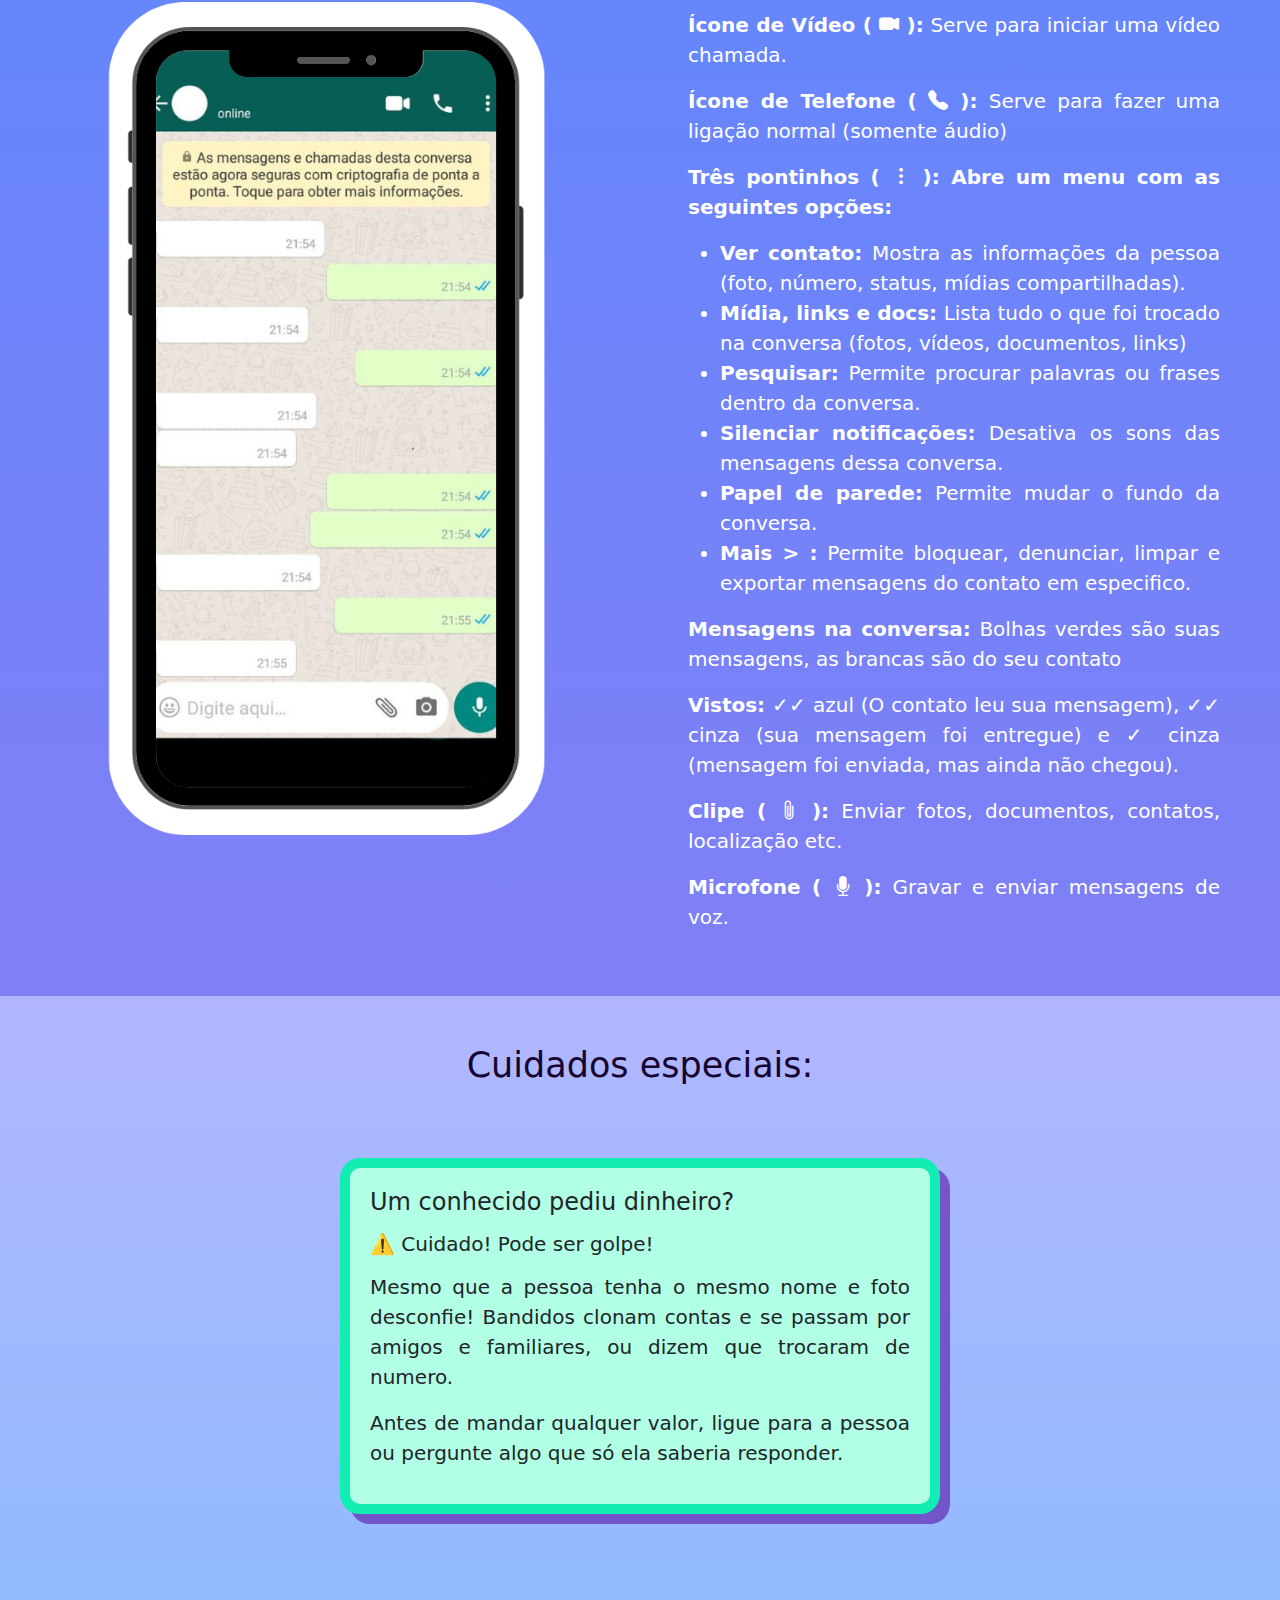
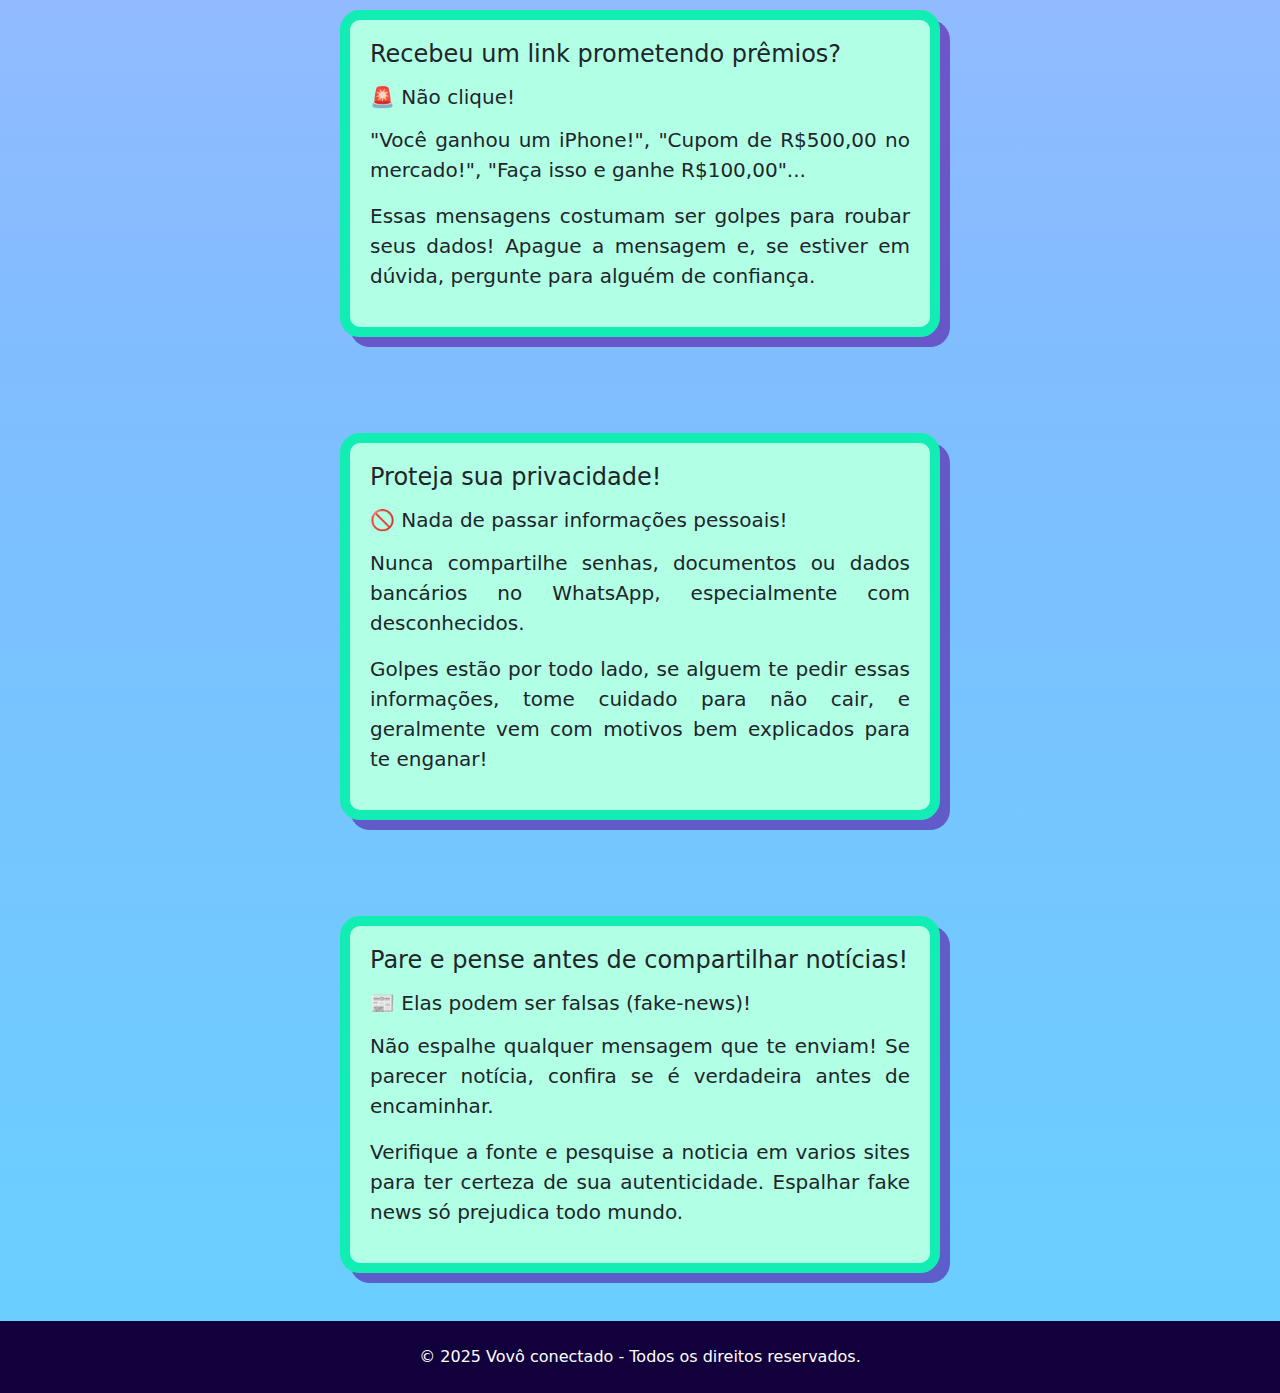
<file: whatzappTuto.html>
<!doctype html>
<html lang="pt-br">
<head>
  <meta charset="utf-8">
  <meta name="viewport" content="width=device-width, initial-scale=1">
  <title>Tutorial WhatsApp</title>
  <link href="https://cdn.jsdelivr.net/npm/bootstrap@5.3.3/dist/css/bootstrap.min.css" rel="stylesheet" integrity="sha384-QWTKZyjpPEjISv5WaRU9OFeRpok6YctnYmDr5pNlyT2bRjXh0JMhjY6hW+ALEwIH" crossorigin="anonymous">
  <link href="https://cdn.jsdelivr.net/npm/bootstrap-icons/font/bootstrap-icons.css" rel="stylesheet">
  <link rel="stylesheet" href="css/estiloGeral.css">
  <link rel="stylesheet" href="css/estiloTutoriais.css">
  <link rel="icon" href="img/logoGuia.png" type="image/png">
</head>
<body>
<header>
  <nav class="navbar navbar-expand-xl fixed-top cor" data-bs-theme="dark">
    <div class="container-fluid d-flex justify-content-between align-items-center">
      <a class="navbar-brand" href="index.html">
        <img src="img/logo.png" class="img-fluid" alt="logo do portifolio">
      </a>
      <div class="d-flex align-items-center d-xl-none">
        <div class="acessibilidade-botoes d-flex">
          <button onclick="mudarFonte('+')" title="Aumentar fonte"><i class="bi bi-zoom-in"></i></button>
          <button onclick="mudarFonte('-')" title="Diminuir fonte"><i class="bi bi-zoom-out"></i></button>
          <button onclick="modoMonocromatico()" title="Modo monocromático"><i class="bi bi-circle-half"></i></button>
        </div>
      </div>
      <button class="navbar-toggler" type="button" data-bs-toggle="collapse"
              data-bs-target="#navbarSupportedContent" aria-controls="navbarSupportedContent"
              aria-expanded="false" aria-label="Toggle navigation">
        <span class="navbar-toggler-icon"></span>
      </button>
      <div class="collapse navbar-collapse justify-content-center" id="navbarSupportedContent">
        <ul class="navbar-nav mb-2 mb-lg-0">
            <li class="item_menu nav-item"><a class="nav-link" aria-current="page" href="index.html">Home</a></li>
            <li class="nav-item dropdown item_menu"><a class="nav-link dropdown-toggle item_menu item_ativo" href="#" role="button" data-bs-toggle="dropdown" aria-expanded="false">Tutoriais</a>
              <ul class="dropdown-menu retangulo">
                <li><a class="dropdown-item item_ativo" href="whatzappTuto.html">WhatsApp</a></li>
                <li><a class="dropdown-item" href="faceTuto.html">Facebook</a></li>
                <li><a class="dropdown-item" href="instaTuto.html">Instagram</a></li>
                <li><a class="dropdown-item" href="googleTuto.html">Google</a></li>
                <li><a class="dropdown-item" href="bancosTuto.html">Bancos</a></li>
                <li><a class="dropdown-item" href="configuTuto.html">Configurações</a></li>
              </ul>
            </li>
            <li class="item_menu nav-item"><a class="nav-link" aria-current="page" href="sobre.html">Sobre</a></li>
            <li class="item_menu nav-item"><a class="nav-link" aria-current="page" href="contato.html">Contato</a></li>
        </ul>
      </div>
      <div class="acessibilidade-botoes d-none d-xl-flex">
        <button onclick="mudarFonte('+')" title="Aumentar fonte"><i class="bi bi-zoom-in"></i></button>
        <button onclick="mudarFonte('-')" title="Diminuir fonte"><i class="bi bi-zoom-out"></i></button>
        <button onclick="modoMonocromatico()" title="Modo monocromático"><i class="bi bi-circle-half"></i></button>
      </div>
    </div>
  </nav>
</header>
<section class="inicio resumo d-flex justify-content-center align-items-center">
  <div class="row d-flex justify-content-center align-items-center container-fluid mb-5 mt-5">

    <div class="texto col d-flex justify-content-center align-items-center p-5">

      <div class="d-flex p-5 flex-column justify-content-center">
        <h1>WhatzApp</h1>
        <p>O WhatsApp é um aplicativo que permite conversar com sua família e seus amigos de forma fácil e rápida.
          Você pode mandar mensagens, fotos, vídeos e até fazer chamadas de voz e vídeo, tudo pelo celular!</p>
      </div>
    </div>

    <div class="imagemzap col d-flex justify-content-center align-items-center mb-5 mt-5">
      <div><img src="img/home/whatzap.png"></div>
    </div>

  </div>
</section>

<section class="instalacao container-fluid d-flex flex-column align-items-center justify-content-center text-center">

    <div class="row d-flex justify-content-center align-items-center text-center container-fluid">
      <div class="titulo"><h3 class="mt-5 mb-4 text-white">Instalando o app:</h3></div>
    </div>

    <div class="row d-flex justify-content-center align-items-center container-fluid">
      <div class="explicacao1 d-flex justify-content-center align-items-center text-white mt-2"><p>Esse é um passo a passo simples
       que vai te ensinar a instalar e configurar o seu whatsApp</p></div>
    </div>

    <div class="row mt-5 w-100 mb-5">

        <div id="carouselExample" class="carousel slide">
            <div class="carousel-inner">

                <div class="carousel-item active">
                    <div class="container_tutorial row d-flex justify-content-center align-items-center p-5">
                        <div class="texto_explicativo col-xl-6 col-lg-6 col-md-12 col-sm-12 d-flex justify-content-center align-items-center text-white">
                            <div><p><b>1.</b> Entre na loja de aplicativos do seu celular e digite “WhatsApp” na barra de pesquisas,
                            no topo da tela. Toque em “Instalar” (ou “Obter”) e aguarde o download.
                            Então, toque em “Abrir”.</p></div>
                        </div>
                        <div class="imagem_explicativa col-xl-6 col-lg-6 col-md-12 col-sm-12 d-flex justify-content-center align-items-center">
                            <div><img src="img/whatzapp/1instal.png" alt="Whatsapp" class="img-fluid"></div>
                        </div>
                    </div>
                </div>

                <div class="carousel-item">
                    <div class="container_tutorial row d-flex justify-content-center align-items-center p-5">
                        <div class="texto_explicativo col-xl-6 col-lg-6 col-md-12 col-sm-12 d-flex justify-content-center align-items-center text-white">
                            <div><p><b>2.</b> Selecione o idioma para configurar o WhatsApp e toque na seta verde, no canto inferior direito, para avançar.
                                Depois, leia e aceite os Termos de Serviço tocando em “Concordar e continuar”.</p></div>
                        </div>
                        <div class="imagem_explicativa col-xl-6 col-lg-6 col-md-12 col-sm-12 d-flex justify-content-center align-items-center">
                            <div><img src="img/whatzapp/2instal.png" alt="Whatsapp" class="img-fluid"></div>
                        </div>
                    </div>
                </div>

                <div class="carousel-item">
                    <div class="container_tutorial row d-flex justify-content-center align-items-center p-5">
                        <div class="texto_explicativo col-xl-6 col-lg-6 col-md-12 col-sm-12 d-flex justify-content-center align-items-center text-white">
                            <div><p><b>3.</b> Insira um número de telefone válido, com DDD, para criar uma nova conta no WhatsApp. O
                                número não pode ter sido usado em outra conta existente. Na tela seguinte, confirme o número tocando em “Sim”.</p></div>
                        </div>
                        <div class="imagem_explicativa col-xl-6 col-lg-6 col-md-12 col-sm-12 d-flex justify-content-center align-items-center">
                            <div><img src="img/whatzapp/3instal.png" alt="Whatsapp" class="img-fluid"></div>
                        </div>
                    </div>
                </div>

                <div class="carousel-item">
                    <div class="container_tutorial row d-flex justify-content-center align-items-center p-5">
                        <div class="texto_explicativo col-xl-6 col-lg-6 col-md-12 col-sm-12 d-flex justify-content-center align-items-center text-white">
                            <div><p><b>4.</b> O whatsApp vai te enviar um codigo de verificação via sms, você pode reenvia-lo ou então
                              receber via ligação. Em seguida permita o acesso a contatos e arquivos de midia do seu smartphone.</p></div>
                        </div>
                        <div class="imagem_explicativa col-xl-6 col-lg-6 col-md-12 col-sm-12 d-flex justify-content-center align-items-center">
                            <div><img src="img/whatzapp/4instal.png" alt="Whatsapp" class="img-fluid"></div>
                        </div>
                    </div>
                </div>

                <div class="carousel-item">
                    <div class="container_tutorial row d-flex justify-content-center align-items-center p-5">
                        <div class="texto_explicativo col-xl-6 col-lg-6 col-md-12 col-sm-12 d-flex justify-content-center align-items-center text-white">
                            <div><p><b>5.</b>Com a conta criada, você pode inserir um nome e foto de perfil, que podem ser editados posteriormente. Ao finalizar esta etapa, basta tocar em “Enviar mensagem” para começar a conversar no WhatsApp.</p></div>
                        </div>
                        <div class="imagem_explicativa col-xl-6 col-lg-6 col-md-12 col-sm-12 d-flex justify-content-center align-items-center">
                            <div><img src="img/whatzapp/5instal.png" alt="Whatsapp" class="img-fluid"></div>
                        </div>
                    </div>
                </div>

            </div>
            <button class="carousel-control-prev" type="button" data-bs-target="#carouselExample" data-bs-slide="prev">
                <span class="carousel-control-prev-icon" aria-hidden="true"></span>
                <span class="visually-hidden">Previous</span>
            </button>
            <button class="carousel-control-next" type="button" data-bs-target="#carouselExample" data-bs-slide="next">
                <span class="carousel-control-next-icon" aria-hidden="true"></span>
                <span class="visually-hidden">Next</span>
            </button>
        </div>

    </div>

    <div class="row d-flex justify-content-center recomen_video mb-5 container-fluid">

        <div class="col-xl-6 col-lg-12 col-md-12 col-sm-12 d-flex justify-content-center align-items-center">
            <div class="d-flex align-content-center justify-content-center"><h3>Ficou com alguma dúvida? Confira o tutorial em vídeo a seguir:</h3></div>
        </div>

        <div class="col-xl-6 col-lg-12 col-md-12 col-sm-12 d-flex justify-content-center align-items-center mb-5">
            <div class="d-flex align-content-center justify-content-center">
              <iframe width="560" height="315" src="https://www.youtube.com/embed/TZ0VqBUFtww?si=Bbceb7P9XlNrgysY"
              title="YouTube video player" frameborder="0" allow="accelerometer; autoplay; clipboard-write; encrypted-media; gyroscope; picture-in-picture; web-share" referrerpolicy="strict-origin-when-cross-origin" allowfullscreen></iframe>
            </div>
        </div>

    </div>

</section>

<section class="explicacoes d-flex flex-column justify-content-center align-items-center">

  <div class="row container-fluid">

      <div class="col-xl-6 col-lg-12 col-md-12 col-sm-12 p-5  d-flex justify-content-center align-items-center">
          <div>
            <img class="img-fluid" src="img/whatzapp/iniciozap.png">
          </div>
      </div>

      <div class="col p-5 d-flex justify-content-center align-items-center">
        <div>
          <h4 class="mb-5">Funções da tela inicial do whatsApp:</h4>
          <p><b>Icone de camêra ( <i class="bi bi-camera"></i> ):</b> Serve para Tirar foto ou gravar vídeo para enviar direto para o status ou para alguém</p>
          <p><b>Menu - 3 pontinhos ( ⋮ ):</b> Abrir opções como: novo grupo, mensagens favoritas, configurações etc.</p>
          <p><b>Barra de Pesquisa ( <i class="bi bi-search"></i> ):</b> toque na barra pesquisar e digite qualquer contato ou palavra chave para encontra-lo.</p>
          <p><b>Filtros:</b> Você pode selecionar se deseja ver todas as conversas, ou somente não lidas, favoritadas, grupos e outras opções.</p>
          <p><b>Lista de conversas:</b> É a lista de todas as suas conversas recentes, clique em uma para abri-lá.</p>
          <p><b>Botão verde com icone de mensagem ( <i class="bi bi-chat-left-fill"></i> ):</b> Serve para abrir uma nova conversa. Toque nele e escolha alguem da sua lista de contatos.</p>
          <p><b>Ícones da Parte Inferior:</b></p>
            <ul>
              <li><b>Conversas:</b> Você já está nessa aba.</li>
              <li><b>Atualizações:</b> Ver os status dos seus contatos e postar os seus.</li>
              <li><b>Comunidades:</b> Acesso a grupos organizados por temas.</li>
              <li><b>Ligações:</b> Ver e fazer chamadas de voz e vídeo.</li>
            </ul>
        </div>
      </div>

  </div>

  <div class="row container-fluid">

    <div class="col p-5 d-flex justify-content-center align-items-center">
        <div>
          <img class="img-fluid" src="img/whatzapp/conversazap.png">
        </div>
    </div>

    <div class="col-xl-6 col-lg-12 col-md-12 col-sm-12 p-5 d-flex justify-content-center align-items-center">
      <div>
        <h4 class="mb-5">Funções dentro de uma conversa no whatsApp:</h4>
        <p><b>Ícone de Vídeo ( <i class="bi bi-camera-video-fill"></i> ):</b> Serve para iniciar uma vídeo chamada.</p>
        <p><b> Ícone de Telefone ( <i class="bi bi-telephone-fill"></i> ):</b> Serve para fazer uma ligação normal (somente áudio)</p>
        <p><b>Três pontinhos ( <i class="bi bi-three-dots-vertical"></i> ): Abre um menu com as seguintes opções:</b></p>
          <ul>
            <li><b>Ver contato:</b> Mostra as informações da pessoa (foto, número, status, mídias compartilhadas).</li>
            <li><b>Mídia, links e docs:</b> Lista tudo o que foi trocado na conversa (fotos, vídeos, documentos, links)</li>
            <li><b>Pesquisar:</b> Permite procurar palavras ou frases dentro da conversa.</li>
            <li><b>Silenciar notificações:</b> Desativa os sons das mensagens dessa conversa.</li>
            <li><b>Papel de parede:</b> Permite mudar o fundo da conversa.</li>
            <li><b>Mais > :</b> Permite bloquear, denunciar, limpar e exportar mensagens do contato em especifico.</li>
          </ul>
        <p><b>Mensagens na conversa:</b> Bolhas verdes são suas mensagens, as brancas são do seu contato</p>
        <p><b>Vistos:</b> ✓✓ azul (O contato leu sua mensagem), ✓✓ cinza (sua mensagem foi entregue) e ✓ cinza (mensagem foi enviada, mas ainda não chegou).</p>
        <p><b>Clipe ( <i class="bi bi-paperclip"></i> ):</b> Enviar fotos, documentos, contatos, localização etc.</p>
        <p><b>Microfone ( <i class="bi bi-mic-fill"></i> ):</b> Gravar e enviar mensagens de voz.</p>
        
      </div>
    </div>

</div>

</section>

<section class="cuidados d-flex flex-column justify-content-center align-items-center">

  <div class="row d-flex justify-content-center align-items-center container-fluid">
      <div class="titulo2 d-flex justify-content-center align-items-center"><h3 class="mt-5 mb-4">Cuidados especiais:</h3></div>
  </div>

  <div class="row container-fluid">

    <div class="col d-flex justify-content-center align-items-center p-5">

      <div class="primeiro cuidadoCard">
          <h4>Um conhecido pediu dinheiro?</h4>
          <h5 class="mt-3 mb-3">⚠️ Cuidado! Pode ser golpe!</h5>
          <p>Mesmo que a pessoa tenha o mesmo nome e foto desconfie! Bandidos clonam contas e se passam por amigos e familiares,
            ou dizem que trocaram de numero.</p>
          <p>Antes de mandar qualquer valor, ligue para a pessoa ou pergunte algo que só ela saberia responder.</p>  
      </div>

    </div>

    <div class="col d-flex justify-content-center align-items-center p-5">

      <div class="cuidadoCard">
          <h4>Recebeu um link prometendo prêmios?</h4>
          <h5 class="mt-3 mb-3">🚨 Não clique!</h5>
          <p>"Você ganhou um iPhone!", "Cupom de R$500,00 no mercado!", "Faça isso e ganhe R$100,00"...</p>
          <p>Essas mensagens costumam ser golpes para roubar seus dados!
            Apague a mensagem e, se estiver em dúvida, pergunte para alguém de confiança.</p>  
      </div>

    </div>

  </div>

      <div class="row container-fluid">

          <div class="col d-flex justify-content-center align-items-center p-5">

              <div class="primeiro cuidadoCard">
                  <h4>Proteja sua privacidade!</h4>
                  <h5 class="mt-3 mb-3">🚫 Nada de passar informações pessoais!</h5>
                  <p>Nunca compartilhe senhas, documentos ou dados bancários no WhatsApp, especialmente com desconhecidos.</p>
                  <p>Golpes estão por todo lado, se alguem te pedir essas informações, tome cuidado para não cair, e geralmente
                  vem com motivos bem explicados para te enganar!</p>
              </div>

          </div>

          <div class="col d-flex justify-content-center align-items-center p-5">

              <div class="cuidadoCard">
                  <h4>Pare e pense antes de compartilhar notícias!</h4>
                  <h5 class="mt-3 mb-3">📰 Elas podem ser falsas (fake-news)!</h5>
                  <p>Não espalhe qualquer mensagem que te enviam! Se parecer notícia, confira se é verdadeira antes de encaminhar.</p>
                  <p>Verifique a fonte e pesquise a noticia em varios sites para ter certeza de sua autenticidade.
                  Espalhar fake news só prejudica todo mundo.</p>
              </div>

          </div>

  </div>

</section>

<footer class="container_rodape d-flex flex-column justify-content-center align-items-center">
  <div class="fim_rodape p-2 text-center text-white w-100 d-flex justify-content-center align-items-center">
      <p class="mt-3">© 2025 Vovô conectado - Todos os direitos reservados.</p>
  </div>
</footer>
<script src="https://cdn.jsdelivr.net/npm/bootstrap@5.3.3/dist/js/bootstrap.bundle.min.js" integrity="sha384-YvpcrYf0tY3lHB60NNkmXc5s9fDVZLESaAA55NDzOxhy9GkcIdslK1eN7N6jIeHz" crossorigin="anonymous"></script>
<script src="js/script.js"></script>
</body>
</html>
</file>
<file: css/estiloGeral.css>
body {
    padding: 0;
    margin: 0;
    max-width: 100% !important;
    overflow-x: hidden;
}

header {
    position: fixed;
    z-index: 99;
    width: 100%;
    box-shadow: 3px 3px 5px rgba(0, 0, 0, 0.25);
    background-color: #190032 !important;
}

header ul {
    gap: 1.875rem !important; 
}

.cor {
    background-color: #190032 !important;
}

.botaoResponsivo {
    background-color: #190032 !important;
}

.inicio {
    padding-top: 5.9375rem !important; 
}

.item_ativo {
    color: #d7a9ff !important;
}

.item_menu a {
    color: #b9ffb6;
    font-weight: bold;
    font-size: 1.125rem;
}

.item_menu a:hover {
    color: #008540 !important;
}

.retangulo {
    background-color: #150033;
}

header img {
    width: 4.375rem; 
    height: 4.375rem; 
}

.fim_rodape {
    background-color: #12003d;
}

.acessibilidade-botoes {
    display: flex;
    gap: 1.875rem; 
}

.acessibilidade-botoes button {
    color: #b9ffb6;
    border: none;
    background: none;
    transition: 0.5s color;
}

.acessibilidade-botoes button:hover {
    color: #ecd6ff;
}

.acessibilidade-botoes p {
    color: #ecd6ff;
    font-size: 1.25rem; 
    align-items: center;
    justify-content: center;
}

html.monocromatico {
    filter: grayscale(100%);
}
</file>
<file: css/estiloIndex.css>
.banner{
   width: 100%; 
}

.container_banner{
    padding-left: 0;
    padding-right: 0;
    margin: 0;
}

.banner img{
    width: 100%;
}


.apresentacao{
    background-color: rgb(31, 199, 149);
    
}

.apresentacao img{
    width: 100%;
    height: 100%;
}


.apresentacao h2{
    font-size: 50px;
    color: rgb(0, 0, 0);
    width: 100%;
}


.apresentacao p{
    font-size: 25px;
    text-align: justify;
}


.explicacao_container{
    background-color: rgb(27, 156, 118);
}

.explicacao_container img{
    border-radius: 15px;
}

.explicacao_container h3{
    font-size: 40px;
}


.explicacao_container p{
    font-size: 20px;
    text-align: justify;
}


.icones{
    width: 100%;
    height: 100%;
    border: solid 10px #e3ffc8 !important;
    border-radius: 20px;
}

.icones img{
    border-radius: 8px;
}

.resumo{
    background-color: rgba(0, 0, 0, 0);
    color: rgba(255, 255, 255, 0);
    transition: 0.4s;

}

.resumo:hover{
    background-color: rgba(16, 1, 39, 0.7);
    color: white;
}


.aplicativos{
    background: linear-gradient(180deg, rgba(86,0,150,1) 0%, rgb(58, 219, 255) 100%);
}

.aplicativos p{
    font-size: 18px;
}

.aplicativos h2{
    font-size: 50px;
    width: 100%;
    text-align: center;
    color: white;
}

@media (max-width: 424px) {

    .apresentacao h2{
        text-align: center;
    }
    
    
    .apresentacao p{
        text-align: center;
        font-size: 20px;
    }

    .aplicativos h2{
        font-size: 30px;
    }

    .apresentacao h2{
        font-size: 40px;
    }

}
</file>
<file: css/estiloTutoriais.css>
.resumo{
    background-color: rgb(60, 224, 175);
}

.texto p{
    font-size: 1.5625rem; 
    text-align: justify;
}

.texto h1{
    font-size: 2.8125rem; 
}

.imagemzap img{
    border: 10px solid white;
    border-radius: 20px;
    width: 450px;
}

.instalacao{
    background-color: rgba(86,0,150,1);
}

.container_tutorial{
    background-color: rgb(20, 1, 76);
}

.texto_explicativo p{
    width: 500px;
    font-size: 1.25rem; 
    text-align: justify;
}

.titulo h3{
    font-size: 2.1875rem; 
}

.explicacao1{
    width: 800px;
    font-size: 1.5625rem; 
    text-align: center;
}

.imagem_explicativa img{
    width: 600px;
    box-shadow: 10px 10px 0px rgb(0, 216, 173);
}

.recomen_video{
    font-size: 2.1875rem; 
    font-weight: bold;
    color: white;
    text-align: justify;
}

.recomen_video h3{
    width: 100%;
}

.recomen_video iframe{
    border: 10px solid white;
    box-shadow: 10px 10px 0px rgb(0, 166, 255);
    width: 500px;
}

.explicacoes{
    background: linear-gradient(180deg, rgba(86, 84, 228, 1) 0%, rgb(99, 135, 253) 50%, rgb(129, 127, 245) 100%);
    color: white;
}

.explicacoes p, li{
    font-size: 1.25rem; 
    text-align: justify;
}

.explicacoes h4{
    text-align: center;
    font-size: 1.875rem; 
}

.explicacoes img{
    width: 500px;
}

.cuidados{
    background: linear-gradient(180deg, rgba(177,182,255,1) 0%, rgba(128,189,255,1) 50%, rgb(106, 207, 255) 100%);    
}

.titulo2 h3{
    color: #16032e;
    font-size: 2.1875rem; 
}

.cuidadoCard{
    background-color: rgb(177, 255, 229);
    padding: 20px;
    width: 600px;
    border: 10px solid rgb(18, 238, 179);
    border-radius: 20px;
    box-shadow: 10px 10px 0px rgba(81, 0, 156, 0.541);
    transition: background-color 0.9s ease;
}

.cuidadoCard:hover{
    transform: scale(1.05);
    transition: transform 0.9s ease;
    background-color: rgb(144, 73, 211);
    color: white;
}

.cuidadoCard p{
    font-size: 1.25rem;
    text-align: justify;
}

@media (max-width: 768px) {

    .imagemzap img{
        width: 250px;
    }

    .texto p{
        font-size: 1.25rem;
        text-align: justify;
    }

    .texto h1{
        font-size: 2.5rem; 
    }

    .titulo h3{
        font-size: 2.1875rem;
    }

    .explicacao1{
        width: 100%;
        font-size: 1.25rem;
        text-align: center;
    }

    .texto_explicativo p{
        width: 90%;
        font-size: 1.125rem; 
        text-align: justify;
    }

    .imgGeral img{
        width: 300px;
        box-shadow: 10px 10px 0px rgb(0, 216, 173);
        margin-bottom: 50px;
    }

    .container_limite{
        min-width: 100% !important;
        max-width: 100% !important;
        min-height: 700px !important;
        max-height: 700px !important;
    }

    .textoGeral{
        color: white;
        font-size: 1.375rem; 
        width: 100%;
        text-align: justify;
    }

    .recomen_video{
        font-size: 1.875rem; 
        font-weight: bold;
        color: white;
    }

    .recomen_video h3{
        width: 90%;
        text-align: center;
        margin-bottom: 50px;
    }

    .recomen_video iframe{
        width: 100%;
        height: 190px;
    }

    .primeiro{
        margin-bottom: 10px;
    }
}

@media (max-width: 425px) {

    .textoGeral{
        color: white;
        font-size: 1.125rem; 
        width: 90%;
        text-align: justify;
    }

    .imgGeral img{
        width: 250px;
    }

    .recomen_video{
        font-size: 1.25rem; 
        font-weight: bold;
        color: white;
    }

    .recomen_video iframe{
        width: 80%;
        height: 150px;
    }

    .titulo2 h3{
        color: #16032e;
        font-size: 1.875rem; 
    }

    .cuidadoCard p{
        font-size: 1.125rem; 
        text-align: left;
    }
}

.carousel-control-prev-icon,
.carousel-control-next-icon {
  background-color: #00fd94; 
  padding: 18px; 
}

@media (max-width: 768px) {

    .carousel-inner{
        height: 700px !important; 
    }

    .container_tutorial{
        height: 100%;
    }

    .carousel-item {
        height: 100% !important;
    }

}
</file>
<file: css/estiloContato.css>
.principalContato{
    background-image: url("../img/contato/fundoContato.png");   
}

.titulo_contato{
    background-color: rgb(76, 20, 167);
    color: white;
    box-shadow: 10px 10px 0px rgba(24, 0, 46, 0.781);
}

.titulo_contato h1{
    font-size: 80px;
}

.titulo_contato p{
    font-size: 20px;
}

.container_formularioAvo{
    background-color: rgb(60, 224, 175);
}

.container_formularioPai{
    width: 80%;
}

input, span{
    height: 50px;
    border: 2px solid rgb(45, 0, 75) !important;
    box-shadow: 10px 10px 0px rgba(24, 0, 46, 0.781) !important;

}

span{
    background-color: rgb(46, 43, 226) !important;
    color: white !important;
}

textarea{
    height: 200px;
    border: 2px solid rgb(45, 0, 75) !important;
    box-shadow: 10px 10px 0px rgba(24, 0, 46, 0.781) !important;
}

h2{
    font-size: 40px;
    color: rgb(60, 0, 116);
}


.botao_form{
    border: 3px solid rgb(45, 0, 75);
    border-radius: 10px;
    background-color: rgb(46, 43, 226);
    color: white;
    font-weight: bold;
    font-size: 22px;
    width: 300px;
    height: 50px;
    transition: 0.4s;
}

.botao_form:hover{
    background-color: rgb(26, 24, 131);
}

.convite_grupo{
    background-image: url("../img/contato/fundoContato2.jpg");   
}

.containerPai_convite{
    color: white;
}

.containerPai_convite h3{
    font-size: 40px;
}

.containerPai_convite p{
    font-size: 20px;
}


.botao_zap{
    border: 3px solid white;
    border-radius: 10px;
    color: white;
    font-weight: bold;
    width: 80px;
    font-size: 25px;
    text-decoration: none;
    padding: 10px;
    transition: 0.4s;
}

.botao_zap:hover{
    background-color: white;
    color: #115e30;
}

.containerPai_logo img{
    border-radius: 10px;
    border: 10px solid rgb(128, 255, 190);
    box-shadow: 10px 10px 0px rgb(255, 255, 255) !important;
}


@media (max-width: 424px) {

    .titulo_contato h1{
        font-size: 50px;
    }
    
    .titulo_contato p{
        font-size: 20px;
        text-align: center;
    }

}

@media (max-width: 769px) {

    .convite_grupo{
        text-align: center;
    }

}
</file>
<file: css/estiloSobre.css>
.resumo {
    background: linear-gradient(182deg,rgba(94, 2, 207, 1) 0%, rgba(43, 207, 139, 1) 100%);
}

.perguntaTitulo h6 {
    font-size: 1.125rem; 
    margin-top: 100px;
}

.respostaTitulo h1 {
    font-size: 5.625rem; 
    margin-bottom: 90px;
}

.respostaTitulo {
    width: 1000px;
}

.container_Informacao {
    background: linear-gradient(180deg, rgba(255,255,255,1) 36%, rgba(255,243,237,1) 64%, rgba(250,152,95,1) 100%, rgba(34,34,34,1) 100%);
}

.apresentacao {
    text-align: justify;
    font-size: 1.5rem; 
    background-color: #2BCF8BFF;
}

.apresentacao img {
    width: 300px;
    height: 300px;
    border-radius: 10px;
    box-shadow: 10px 10px 0px rgb(80, 0, 155) !important;
}

.textos_apresentacao {
    background-color: rgb(28, 172, 129);
}

.textos_equipe {
    background-color: rgb(76, 20, 167);
}

.Equipe {
    background-color: #2BCF8BFF;
}

.card {
    border: 8px solid #929bff;
    box-shadow: 10px 10px 0px rgba(24, 0, 46, 0.781) !important;
}

.card-body {
    background-color: #91ffd0;
    text-align: center;
    font-size: 1.25rem; 
    font-weight: bold;
    color: #140047;
}

.equipe_apresent {
    width: 590px;
    font-size: 1.5rem; 
    text-align: justify;
}

.textos_equipe2 {
    background-color: rgb(41, 0, 117);
}

@media (max-width: 768px) {

    .respostaTitulo h1 {
        font-size: 1.875rem; 
    }

    .equipe_apresent {
        font-size: 1.25rem; 
    }

    .apresentacao {
        font-size: 1.25rem;
    }

}
</file>
